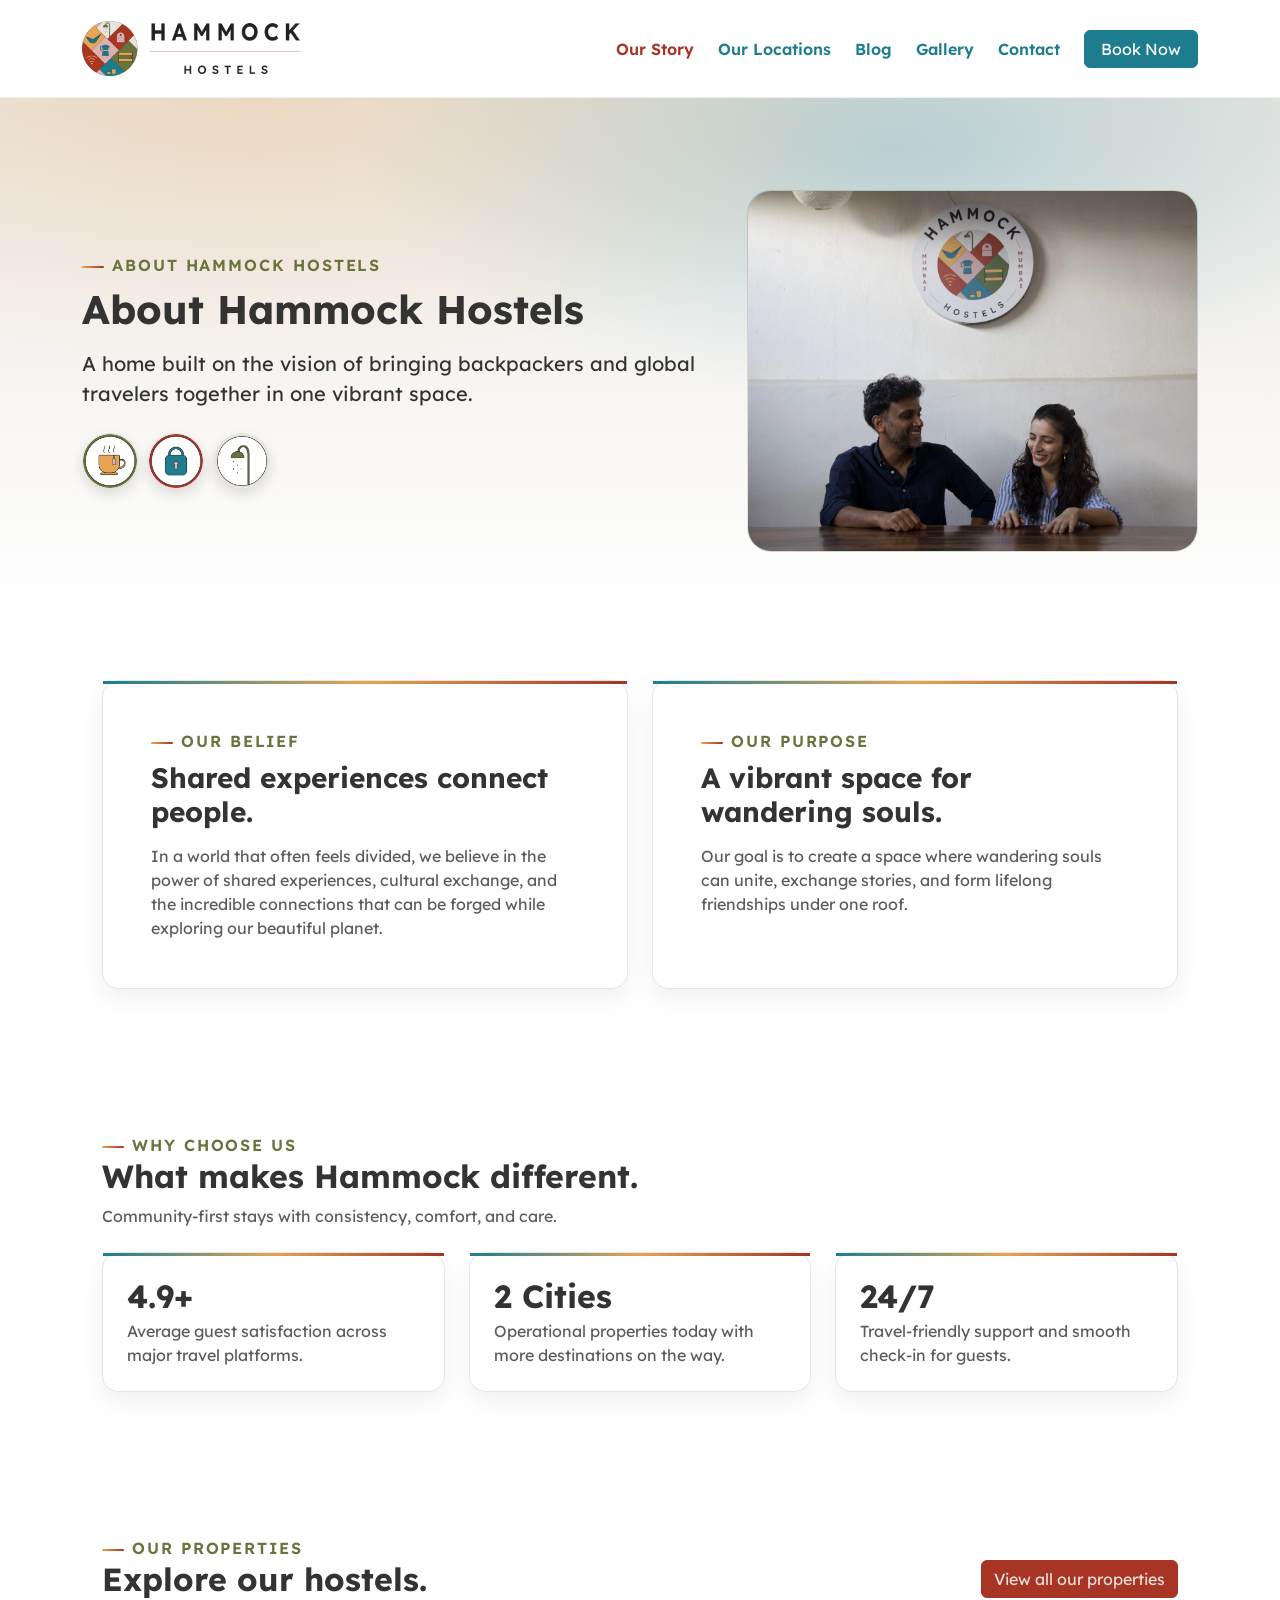
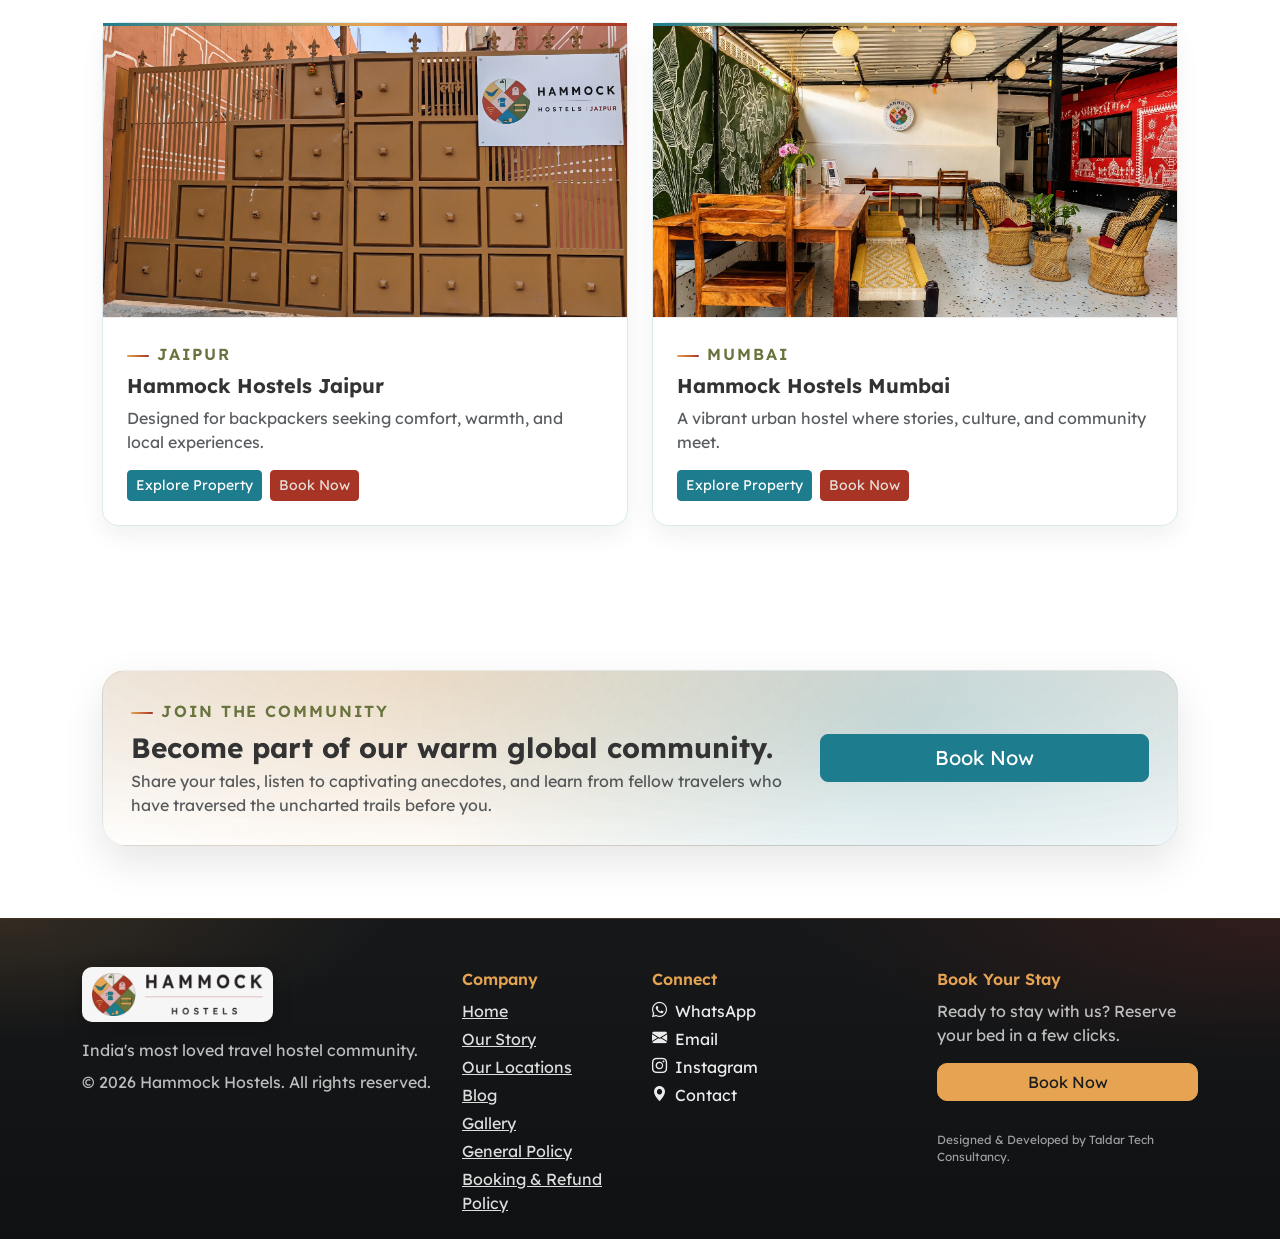
<file: about.html>
<!doctype html>
<html lang="en">
  <head>
    <meta charset="utf-8" />
    <meta name="viewport" content="width=device-width, initial-scale=1" />
    <title>About Hammock Hostels | Community-Driven Stays</title>
    <meta name="description" content="Learn about Hammock Hostels, our mission, values, and how we create community-driven backpacker stays across India." />

    <link rel="canonical" href="https://hammockhostels.com/about.html" />
    <meta name="robots" content="index, follow" />
    <meta name="author" content="Hammock Hostels" />
    <meta property="og:title" content="About Hammock Hostels | Community-Driven Stays" />
    <meta property="og:description" content="Learn about Hammock Hostels, our mission, values, and how we create community-driven backpacker stays across India." />
    <meta property="og:type" content="article" />
    <meta property="og:url" content="https://hammockhostels.com/about.html" />
    <meta property="og:image" content="https://hammockhostels.com/assets/logo/hammock-logo-without-letter.png" />
    <meta property="og:site_name" content="Hammock Hostels" />
    <meta name="twitter:card" content="summary_large_image" />
    <meta name="twitter:title" content="About Hammock Hostels | Community-Driven Stays" />
    <meta name="twitter:description" content="Learn about Hammock Hostels, our mission, values, and how we create community-driven backpacker stays across India." />
    <meta name="twitter:image" content="https://hammockhostels.com/assets/logo/hammock-logo-without-letter.png" />


    <link rel="icon" href="assets/logo/hammock-logo-without-letter.png" />
    <link href="https://cdn.jsdelivr.net/npm/bootstrap@5.3.3/dist/css/bootstrap.min.css" rel="stylesheet" />
    <link href="https://cdn.jsdelivr.net/npm/bootstrap-icons@1.11.3/font/bootstrap-icons.min.css" rel="stylesheet" />
    <link href="assets/css/style.css" rel="stylesheet" />
  </head>
  <body>
    <nav class="navbar navbar-expand-lg navbar-glass sticky-top">
      <div class="container">
        <a class="navbar-brand d-flex align-items-center gap-2" href="index.html">
          <img loading="lazy" decoding="async" class="brand-logo" src="assets/logo/hammock-logo.png" alt="Hammock Hostels" />
        </a>
        <button class="navbar-toggler" type="button" data-bs-toggle="collapse" data-bs-target="#nav">
          <span class="navbar-toggler-icon"></span>
        </button>
        <div id="nav" class="collapse navbar-collapse">
          <ul class="navbar-nav ms-auto align-items-lg-center gap-lg-2">
            <li class="nav-item"><a class="nav-link" data-nav href="about.html">Our Story</a></li>
            <li class="nav-item"><a class="nav-link" data-nav href="properties.html">Our Locations</a></li>
            <li class="nav-item"><a class="nav-link" data-nav href="blog.html">Blog</a></li>
            <li class="nav-item"><a class="nav-link" data-nav href="gallery.html">Gallery</a></li>
            <li class="nav-item"><a class="nav-link" data-nav href="contact.html">Contact</a></li>
            <li class="nav-item ms-lg-2">
              <a class="btn btn-primary px-3" data-book-now href="https://live.ipms247.com/booking/book-rooms-hammockhostels">Book Now</a>
            </li>
          </ul>
        </div>
      </div>
    </nav>

    <header class="hero">
      <div class="container">
        <div class="row align-items-center g-4">
          <div class="col-lg-7">
            <div class="section-kicker mb-2">About Hammock Hostels</div>
            <h1 class="display-6 fw-bold mb-3">About Hammock Hostels</h1>
            <p class="lead mb-0">
              A home built on the vision of bringing backpackers and global travelers together in one vibrant space.
            </p>
            <div class="logo-cluster mt-4" aria-hidden="true">
                <img loading="lazy" decoding="async" class="logo-chip" src="assets/icons/logo-pack/Asset_29-131c7d7a-509d-4165-92bc-ad2beef2f0e0.png" alt="" aria-hidden="true" />
                <img loading="lazy" decoding="async" class="logo-chip" src="assets/icons/logo-pack/Asset_31-cc5bdbb4-d6c3-4445-a558-3cbe6548e3f3.png" alt="" aria-hidden="true" />
                <img loading="lazy" decoding="async" class="logo-chip" src="assets/icons/logo-pack/Asset_30-63a9f357-3b24-4699-88d5-4d96b8bf641d.png" alt="" aria-hidden="true" />
            </div>
          </div>
          <div class="col-lg-5">
            <div class="hero-media">
              <picture>
                <source srcset="assets/images/our-story.webp" type="image/webp" />
                <img loading="eager" fetchpriority="high" decoding="async" src="assets/images/our-story.webp" alt="About Hammock Hostels" />
              </picture>
            </div>
          </div>
        </div>
      </div>
    </header>

    <main>
      <section class="section">
        <div class="container container-narrow">
          <div class="row g-4">
            <div class="col-lg-6">
              <div class="card card-soft h-100">
                <div class="card-body p-4 p-lg-5">
                  <div class="section-kicker mb-2">Our belief</div>
                  <h2 class="h3 fw-bold mb-3">Shared experiences connect people.</h2>
                  <p class="text-muted mb-0">
                    In a world that often feels divided, we believe in the power of shared experiences, cultural exchange,
                    and the incredible connections that can be forged while exploring our beautiful planet.
                  </p>
                </div>
              </div>
            </div>
            <div class="col-lg-6">
              <div class="card card-soft h-100">
                <div class="card-body p-4 p-lg-5">
                  <div class="section-kicker mb-2">Our purpose</div>
                  <h2 class="h3 fw-bold mb-3">A vibrant space for wandering souls.</h2>
                  <p class="text-muted mb-0">
                    Our goal is to create a space where wandering souls can unite, exchange stories, and form lifelong
                    friendships under one roof.
                  </p>
                </div>
              </div>
            </div>
          </div>
        </div>
      </section>

      <section class="section pt-0">
        <div class="container container-narrow">
          <div class="section-heading mb-4">
            <div class="section-kicker">Why choose us</div>
            <h2 class="h2 fw-bold mb-2">What makes Hammock different.</h2>
            <p class="text-muted mb-0">Community-first stays with consistency, comfort, and care.</p>
          </div>
          <div class="row g-4">
            <div class="col-md-4">
              <div class="card card-soft h-100">
                <div class="card-body p-4">
                  <div class="h2 fw-bold mb-1">4.9+</div>
                  <p class="text-muted mb-0">Average guest satisfaction across major travel platforms.</p>
                </div>
              </div>
            </div>
            <div class="col-md-4">
              <div class="card card-soft h-100">
                <div class="card-body p-4">
                  <div class="h2 fw-bold mb-1">2 Cities</div>
                  <p class="text-muted mb-0">Operational properties today with more destinations on the way.</p>
                </div>
              </div>
            </div>
            <div class="col-md-4">
              <div class="card card-soft h-100">
                <div class="card-body p-4">
                  <div class="h2 fw-bold mb-1">24/7</div>
                  <p class="text-muted mb-0">Travel-friendly support and smooth check-in for guests.</p>
                </div>
              </div>
            </div>
          </div>
        </div>
      </section>

      <section class="section pt-0">
        <div class="container container-narrow">
          <div class="d-flex align-items-end justify-content-between gap-3 mb-4">
            <div class="section-heading">
              <div class="section-kicker">Our Properties</div>
              <h2 class="h2 fw-bold mb-0">Explore our hostels.</h2>
            </div>
            <a class="btn btn-outline-primary d-none d-md-inline-flex" href="properties.html">View all our properties</a>
          </div>
          <div class="row g-4">
            <div class="col-md-6">
              <article class="card card-soft h-100">
                <div class="property-thumb">
                  <img loading="lazy" decoding="async" src="assets/images/jaipur.webp" alt="Hammock Jaipur" />
                </div>
                <div class="card-body p-4">
                  <div class="section-kicker mb-2">Jaipur</div>
                  <h3 class="h5 fw-bold mb-2">Hammock Hostels Jaipur</h3>
                  <p class="text-muted mb-3">Designed for backpackers seeking comfort, warmth, and local experiences.</p>
                  <div class="d-flex gap-2">
                    <a class="btn btn-primary btn-sm" href="jaipur.html">Explore Property</a>
                    <a class="btn btn-outline-primary btn-sm" data-book-now href="https://live.ipms247.com/booking/book-rooms-hammockhostels">Book Now</a>
                  </div>
                </div>
              </article>
            </div>
            <div class="col-md-6">
              <article class="card card-soft h-100">
                <div class="property-thumb">
                  <img loading="lazy" decoding="async" src="assets/images/mumbai.webp" alt="Hammock Mumbai" />
                </div>
                <div class="card-body p-4">
                  <div class="section-kicker mb-2">Mumbai</div>
                  <h3 class="h5 fw-bold mb-2">Hammock Hostels Mumbai</h3>
                  <p class="text-muted mb-3">A vibrant urban hostel where stories, culture, and community meet.</p>
                  <div class="d-flex gap-2">
                    <a class="btn btn-primary btn-sm" href="mumbai.html">Explore Property</a>
                    <a class="btn btn-outline-primary btn-sm" data-book-now href="https://live.ipms247.com/booking/book-rooms-hammockhostels">Book Now</a>
                  </div>
                </div>
              </article>
            </div>
          </div>
        </div>
      </section>

      <section class="section pt-0">
        <div class="container container-narrow">
          <div class="cta-band">
            <div class="row g-3 align-items-center">
              <div class="col-lg-8">
                <div class="section-kicker mb-2">Join the community</div>
                <h2 class="h3 fw-bold mb-1">Become part of our warm global community.</h2>
                <p class="text-muted mb-0">
                  Share your tales, listen to captivating anecdotes, and learn from fellow travelers who have traversed
                  the uncharted trails before you.
                </p>
              </div>
              <div class="col-lg-4 text-lg-end">
                <a class="btn btn-primary btn-lg w-100 w-lg-auto px-4" data-book-now href="https://live.ipms247.com/booking/book-rooms-hammockhostels">Book Now</a>
              </div>
            </div>
          </div>
        </div>
      </section>
    </main>
    <footer class="pt-5 pb-4">
      <div class="container">
        <div class="row g-4 align-items-start footer-grid">
          <div class="col-lg-4">
            <img loading="lazy" decoding="async" class="footer-logo" src="assets/logo/hammock-logo.png" alt="Hammock Hostels" />
            <p class="mt-3 mb-2 fineprint">India's most loved travel hostel community.</p>
            <p class="mb-0 fineprint">© <span data-current-year></span> Hammock Hostels. All rights reserved.</p>
          </div>

          <div class="col-6 col-md-4 col-lg-2">
            <div class="fw-semibold mb-2">Company</div>
            <div class="d-grid gap-1">
              <a href="index.html">Home</a>
              <a href="about.html">Our Story</a>
              <a href="properties.html">Our Locations</a>
              <a href="blog.html">Blog</a>
              <a href="gallery.html">Gallery</a>
              <a href="general-policy.html">General Policy</a>
              <a href="booking-refund-policy.html">Booking &amp; Refund Policy</a>
            </div>
          </div>

          <div class="col-6 col-md-4 col-lg-3">
            <div class="fw-semibold mb-2">Connect</div>
            <div class="d-grid gap-1 footer-social-links">
              <a href="https://wa.me/+919152216941" target="_blank" rel="noopener noreferrer"><i class="bi bi-whatsapp me-2" aria-hidden="true"></i>WhatsApp</a>
              <a href="mailto:hello@hammockhostels.com"><i class="bi bi-envelope-fill me-2" aria-hidden="true"></i>Email</a>
              <a href="https://www.instagram.com/hammock.hostels?igsh=cXl5Z3djZmlzbGJj" target="_blank" rel="noopener noreferrer"><i class="bi bi-instagram me-2" aria-hidden="true"></i>Instagram</a>
              <a href="contact.html"><i class="bi bi-geo-alt-fill me-2" aria-hidden="true"></i>Contact</a>
            </div>
          </div>

          <div class="col-md-4 col-lg-3">
            <div class="fw-semibold mb-2">Book Your Stay</div>
            <p class="fineprint mb-3">Ready to stay with us? Reserve your bed in a few clicks.</p>
            <a class="btn btn-primary w-100" data-book-now href="https://live.ipms247.com/booking/book-rooms-hammockhostels">Book Now</a>
            <a class="fineprint d-inline-block text-decoration-none" href="https://taldartechconsultancy.com" target="_blank" rel="noopener noreferrer">Designed &amp; Developed by Taldar Tech Consultancy.</a>
          </div>
        </div>
      </div>
    </footer>

    <script src="https://cdn.jsdelivr.net/npm/bootstrap@5.3.3/dist/js/bootstrap.bundle.min.js"></script>
    <script src="assets/js/main.js"></script>
  </body>
</html>
</file>
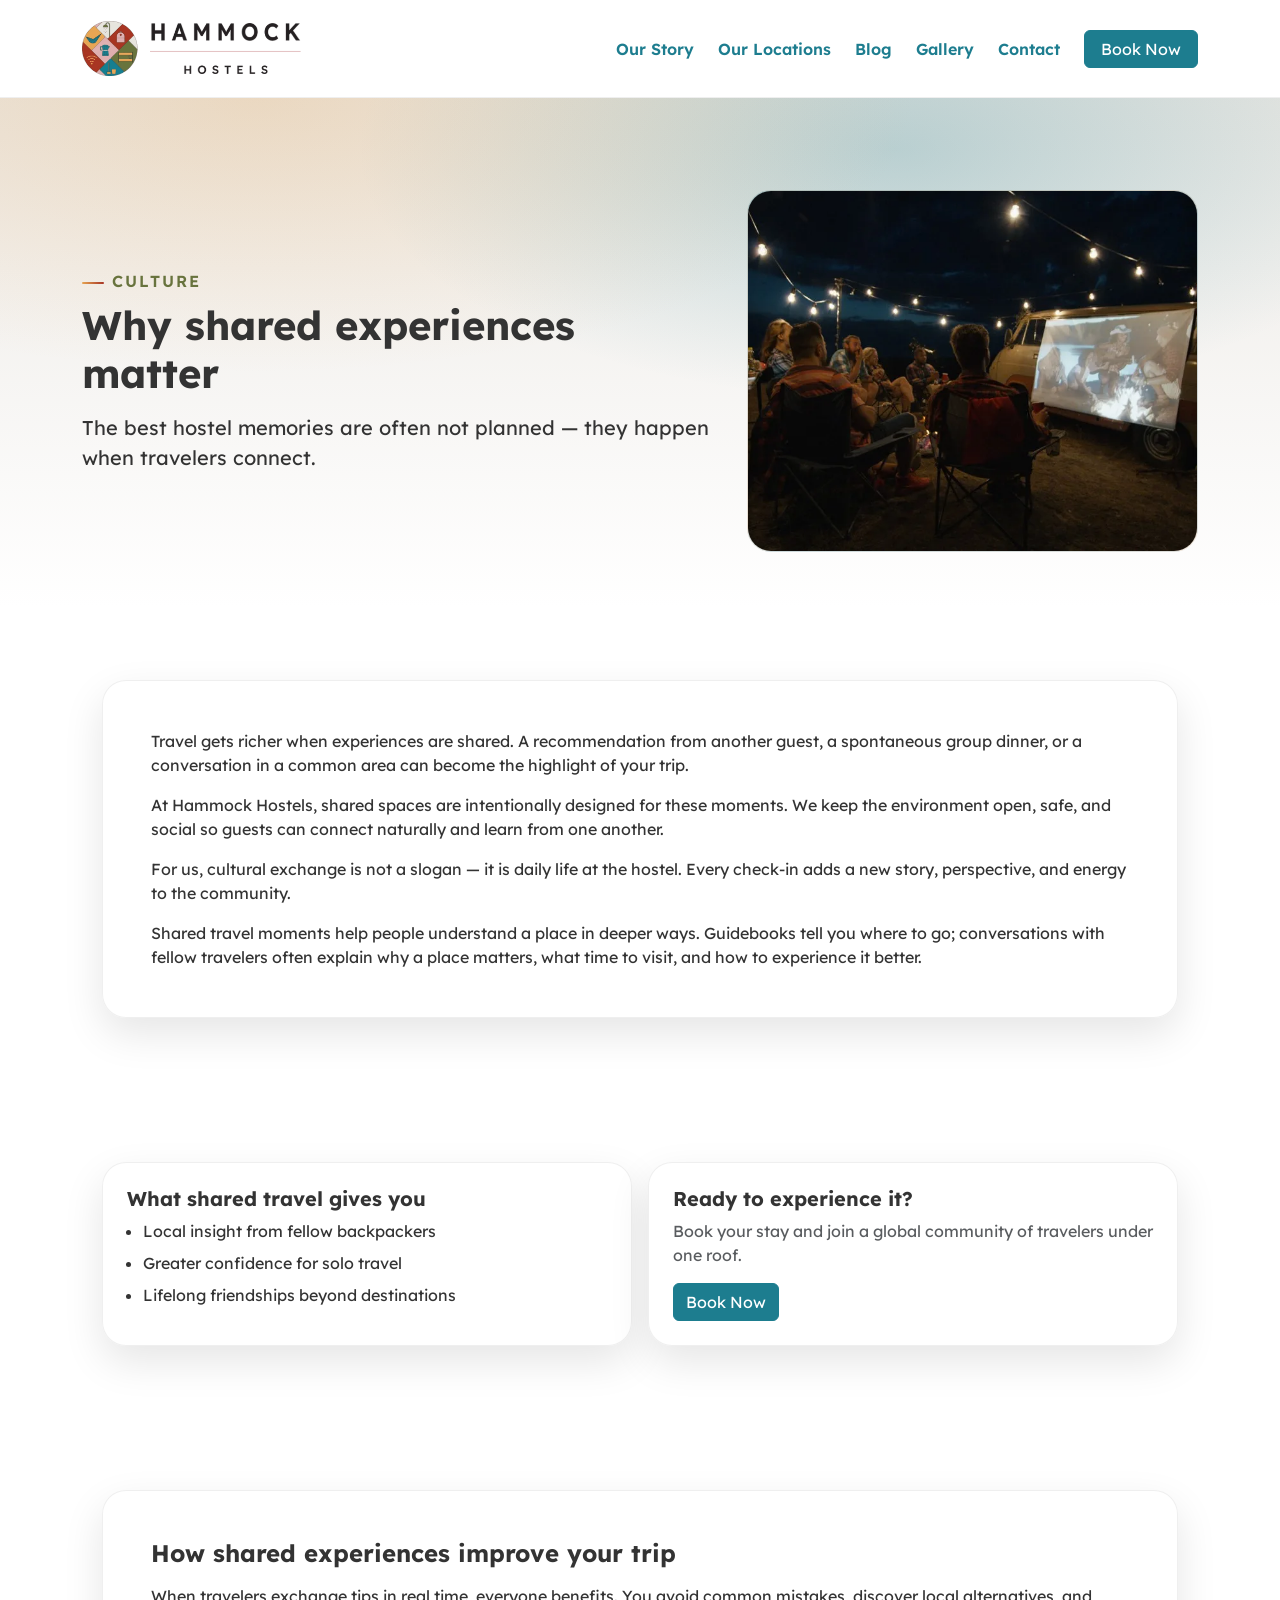
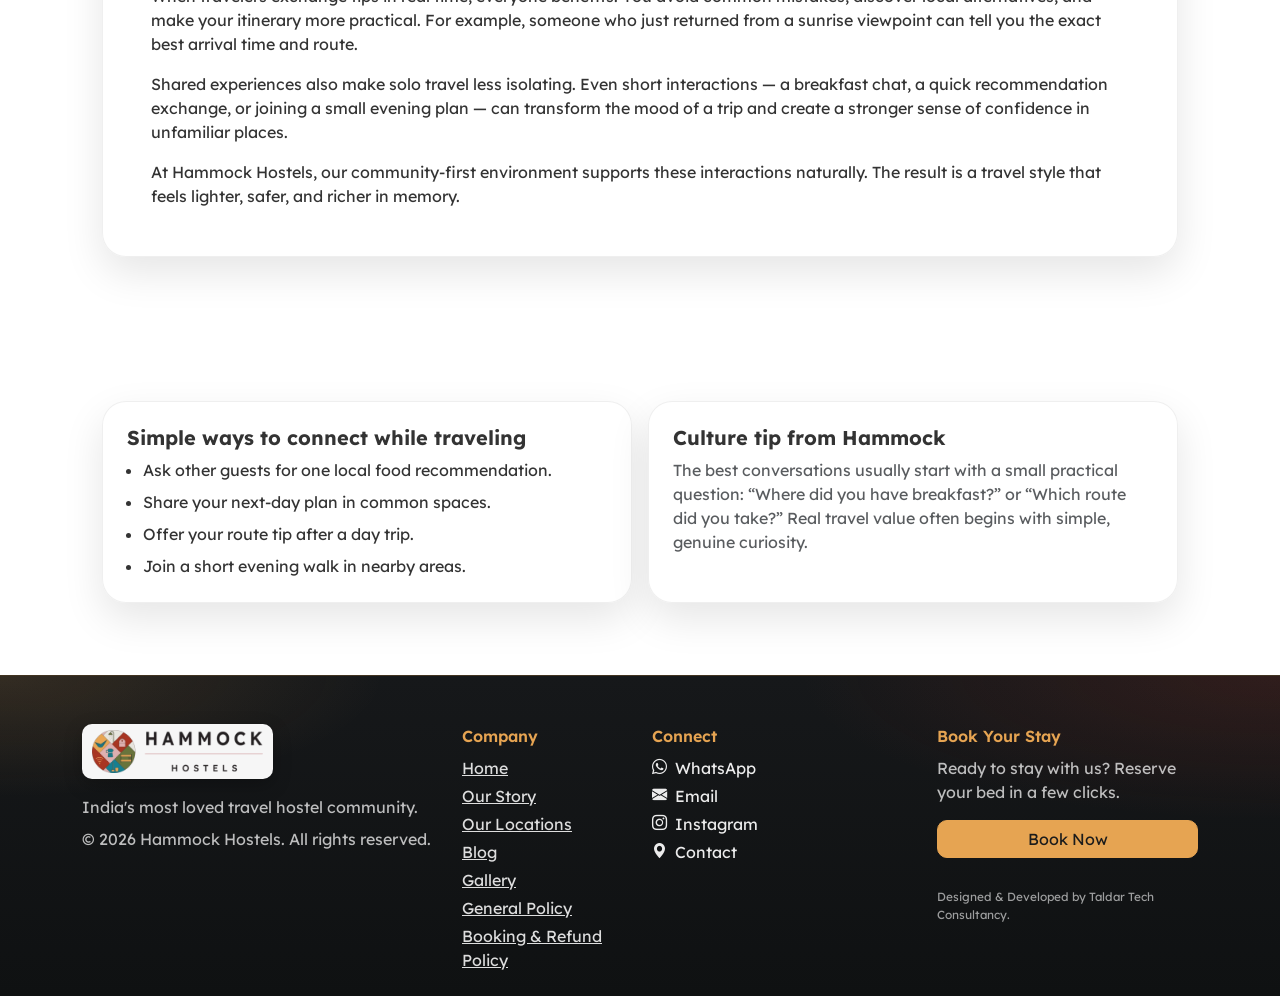
<file: blog-shared-experiences.html>
<!doctype html>
<html lang="en">
  <head>
    <meta charset="utf-8" />
    <meta name="viewport" content="width=device-width, initial-scale=1" />
    <title>Why Shared Experiences Matter | Hammock Hostels Blog</title>
    <meta name="description" content="Learn why shared hostel experiences create deeper travel memories, cultural exchange, and meaningful connections at Hammock Hostels." />
    <link rel="canonical" href="https://hammockhostels.com/blog-shared-experiences.html" />
    <meta name="robots" content="index, follow" />
    <meta property="og:title" content="Why Shared Experiences Matter | Hammock Hostels Blog" />
    <meta property="og:description" content="Learn why shared hostel experiences create deeper travel memories, cultural exchange, and meaningful connections at Hammock Hostels." />
    <meta property="og:type" content="article" />
    <meta property="og:url" content="https://hammockhostels.com/blog-shared-experiences.html" />
    <meta property="og:image" content="https://hammockhostels.com/assets/images/hammock-04.webp" />
    <meta name="twitter:card" content="summary_large_image" />
    <meta name="twitter:title" content="Why Shared Experiences Matter | Hammock Hostels Blog" />
    <meta name="twitter:description" content="Learn why shared hostel experiences create deeper travel memories, cultural exchange, and meaningful connections at Hammock Hostels." />
    <meta name="twitter:image" content="https://hammockhostels.com/assets/images/hammock-04.webp" />
    <link rel="icon" href="assets/logo/hammock-logo-without-letter.png" />
    <link href="https://cdn.jsdelivr.net/npm/bootstrap@5.3.3/dist/css/bootstrap.min.css" rel="stylesheet" />
    <link href="https://cdn.jsdelivr.net/npm/bootstrap-icons@1.11.3/font/bootstrap-icons.min.css" rel="stylesheet" />
    <link href="assets/css/style.css" rel="stylesheet" />
  </head>
  <body>
    <nav class="navbar navbar-expand-lg navbar-glass sticky-top">
      <div class="container">
        <a class="navbar-brand d-flex align-items-center gap-2" href="index.html"><img loading="lazy" decoding="async" class="brand-logo" src="assets/logo/hammock-logo.png" alt="Hammock Hostels" /></a>
        <button class="navbar-toggler" type="button" data-bs-toggle="collapse" data-bs-target="#nav"><span class="navbar-toggler-icon"></span></button>
        <div id="nav" class="collapse navbar-collapse">
          <ul class="navbar-nav ms-auto align-items-lg-center gap-lg-2">
            <li class="nav-item"><a class="nav-link" data-nav href="about.html">Our Story</a></li>
            <li class="nav-item"><a class="nav-link" data-nav href="properties.html">Our Locations</a></li>
            <li class="nav-item"><a class="nav-link" data-nav href="blog.html">Blog</a></li>
            <li class="nav-item"><a class="nav-link" data-nav href="gallery.html">Gallery</a></li>
            <li class="nav-item"><a class="nav-link" data-nav href="contact.html">Contact</a></li>
            <li class="nav-item ms-lg-2"><a class="btn btn-primary px-3" data-book-now href="https://live.ipms247.com/booking/book-rooms-hammockhostels">Book Now</a></li>
          </ul>
        </div>
      </div>
    </nav>

    <header class="hero">
      <div class="container">
        <div class="row g-4 align-items-center">
          <div class="col-lg-7">
            <div class="section-kicker mb-2">Culture</div>
            <h1 class="display-6 fw-bold mb-3">Why shared experiences matter</h1>
            <p class="lead mb-0">The best hostel memories are often not planned — they happen when travelers connect.</p>
          </div>
          <div class="col-lg-5">
            <div class="hero-media"><img loading="eager" fetchpriority="high" decoding="async" src="assets/images/hammock-04.webp" alt="Why shared experiences matter" /></div>
          </div>
        </div>
      </div>
    </header>

    <main>
      <section class="section">
        <div class="container container-narrow">
          <article class="hero-card p-4 p-lg-5">
            <p class="mb-3">Travel gets richer when experiences are shared. A recommendation from another guest, a spontaneous group dinner, or a conversation in a common area can become the highlight of your trip.</p>
            <p class="mb-3">At Hammock Hostels, shared spaces are intentionally designed for these moments. We keep the environment open, safe, and social so guests can connect naturally and learn from one another.</p>
            <p class="mb-3">For us, cultural exchange is not a slogan — it is daily life at the hostel. Every check-in adds a new story, perspective, and energy to the community.</p>
            <p class="mb-0">Shared travel moments help people understand a place in deeper ways. Guidebooks tell you where to go; conversations with fellow travelers often explain why a place matters, what time to visit, and how to experience it better.</p>
          </article>
        </div>
      </section>

      <section class="section pt-0">
        <div class="container container-narrow">
          <div class="row g-3">
            <div class="col-md-6"><div class="hero-card p-4 h-100"><h2 class="h5 fw-bold mb-2">What shared travel gives you</h2><ul class="mb-0 ps-3 d-grid gap-2"><li>Local insight from fellow backpackers</li><li>Greater confidence for solo travel</li><li>Lifelong friendships beyond destinations</li></ul></div></div>
            <div class="col-md-6"><div class="hero-card p-4 h-100"><h2 class="h5 fw-bold mb-2">Ready to experience it?</h2><p class="text-muted mb-3">Book your stay and join a global community of travelers under one roof.</p><a class="btn btn-primary" data-book-now href="https://live.ipms247.com/booking/book-rooms-hammockhostels">Book Now</a></div></div>
          </div>
        </div>
      </section>

      <section class="section pt-0">
        <div class="container container-narrow">
          <div class="hero-card p-4 p-lg-5">
            <h2 class="h4 fw-bold mb-3">How shared experiences improve your trip</h2>
            <p class="mb-3">When travelers exchange tips in real time, everyone benefits. You avoid common mistakes, discover local alternatives, and make your itinerary more practical. For example, someone who just returned from a sunrise viewpoint can tell you the exact best arrival time and route.</p>
            <p class="mb-3">Shared experiences also make solo travel less isolating. Even short interactions — a breakfast chat, a quick recommendation exchange, or joining a small evening plan — can transform the mood of a trip and create a stronger sense of confidence in unfamiliar places.</p>
            <p class="mb-0">At Hammock Hostels, our community-first environment supports these interactions naturally. The result is a travel style that feels lighter, safer, and richer in memory.</p>
          </div>
        </div>
      </section>

      <section class="section pt-0">
        <div class="container container-narrow">
          <div class="row g-3">
            <div class="col-md-6">
              <div class="hero-card p-4 h-100">
                <h3 class="h5 fw-bold mb-2">Simple ways to connect while traveling</h3>
                <ul class="mb-0 ps-3 d-grid gap-2">
                  <li>Ask other guests for one local food recommendation.</li>
                  <li>Share your next-day plan in common spaces.</li>
                  <li>Offer your route tip after a day trip.</li>
                  <li>Join a short evening walk in nearby areas.</li>
                </ul>
              </div>
            </div>
            <div class="col-md-6">
              <div class="hero-card p-4 h-100">
                <h3 class="h5 fw-bold mb-2">Culture tip from Hammock</h3>
                <p class="mb-0 text-muted">The best conversations usually start with a small practical question: “Where did you have breakfast?” or “Which route did you take?” Real travel value often begins with simple, genuine curiosity.</p>
              </div>
            </div>
          </div>
        </div>
      </section>
    </main>

    <footer class="pt-5 pb-4">
      <div class="container">
        <div class="row g-4 align-items-start footer-grid">
          <div class="col-lg-4"><img loading="lazy" decoding="async" class="footer-logo" src="assets/logo/hammock-logo.png" alt="Hammock Hostels" /><p class="mt-3 mb-2 fineprint">India's most loved travel hostel community.</p><p class="mb-0 fineprint">© <span data-current-year></span> Hammock Hostels. All rights reserved.</p></div>
          <div class="col-6 col-md-4 col-lg-2"><div class="fw-semibold mb-2">Company</div><div class="d-grid gap-1"><a href="index.html">Home</a><a href="about.html">Our Story</a><a href="properties.html">Our Locations</a><a href="blog.html">Blog</a><a href="gallery.html">Gallery</a><a href="general-policy.html">General Policy</a><a href="booking-refund-policy.html">Booking &amp; Refund Policy</a></div></div>
          <div class="col-6 col-md-4 col-lg-3"><div class="fw-semibold mb-2">Connect</div><div class="d-grid gap-1 footer-social-links"><a href="https://wa.me/+919152216941" target="_blank" rel="noopener noreferrer"><i class="bi bi-whatsapp me-2" aria-hidden="true"></i>WhatsApp</a><a href="mailto:hello@hammockhostels.com"><i class="bi bi-envelope-fill me-2" aria-hidden="true"></i>Email</a><a href="https://www.instagram.com/hammock.hostels?igsh=cXl5Z3djZmlzbGJj" target="_blank" rel="noopener noreferrer"><i class="bi bi-instagram me-2" aria-hidden="true"></i>Instagram</a><a href="contact.html"><i class="bi bi-geo-alt-fill me-2" aria-hidden="true"></i>Contact</a></div></div>
          <div class="col-md-4 col-lg-3"><div class="fw-semibold mb-2">Book Your Stay</div><p class="fineprint mb-3">Ready to stay with us? Reserve your bed in a few clicks.</p><a class="btn btn-primary w-100" data-book-now href="https://live.ipms247.com/booking/book-rooms-hammockhostels">Book Now</a>
            <a class="fineprint d-inline-block text-decoration-none" href="https://taldartechconsultancy.com" target="_blank" rel="noopener noreferrer">Designed &amp; Developed by Taldar Tech Consultancy.</a></div>
        </div>
      </div>
    </footer>
    <script src="https://cdn.jsdelivr.net/npm/bootstrap@5.3.3/dist/js/bootstrap.bundle.min.js"></script>
    <script src="assets/js/main.js"></script>
  </body>
</html>
</file>
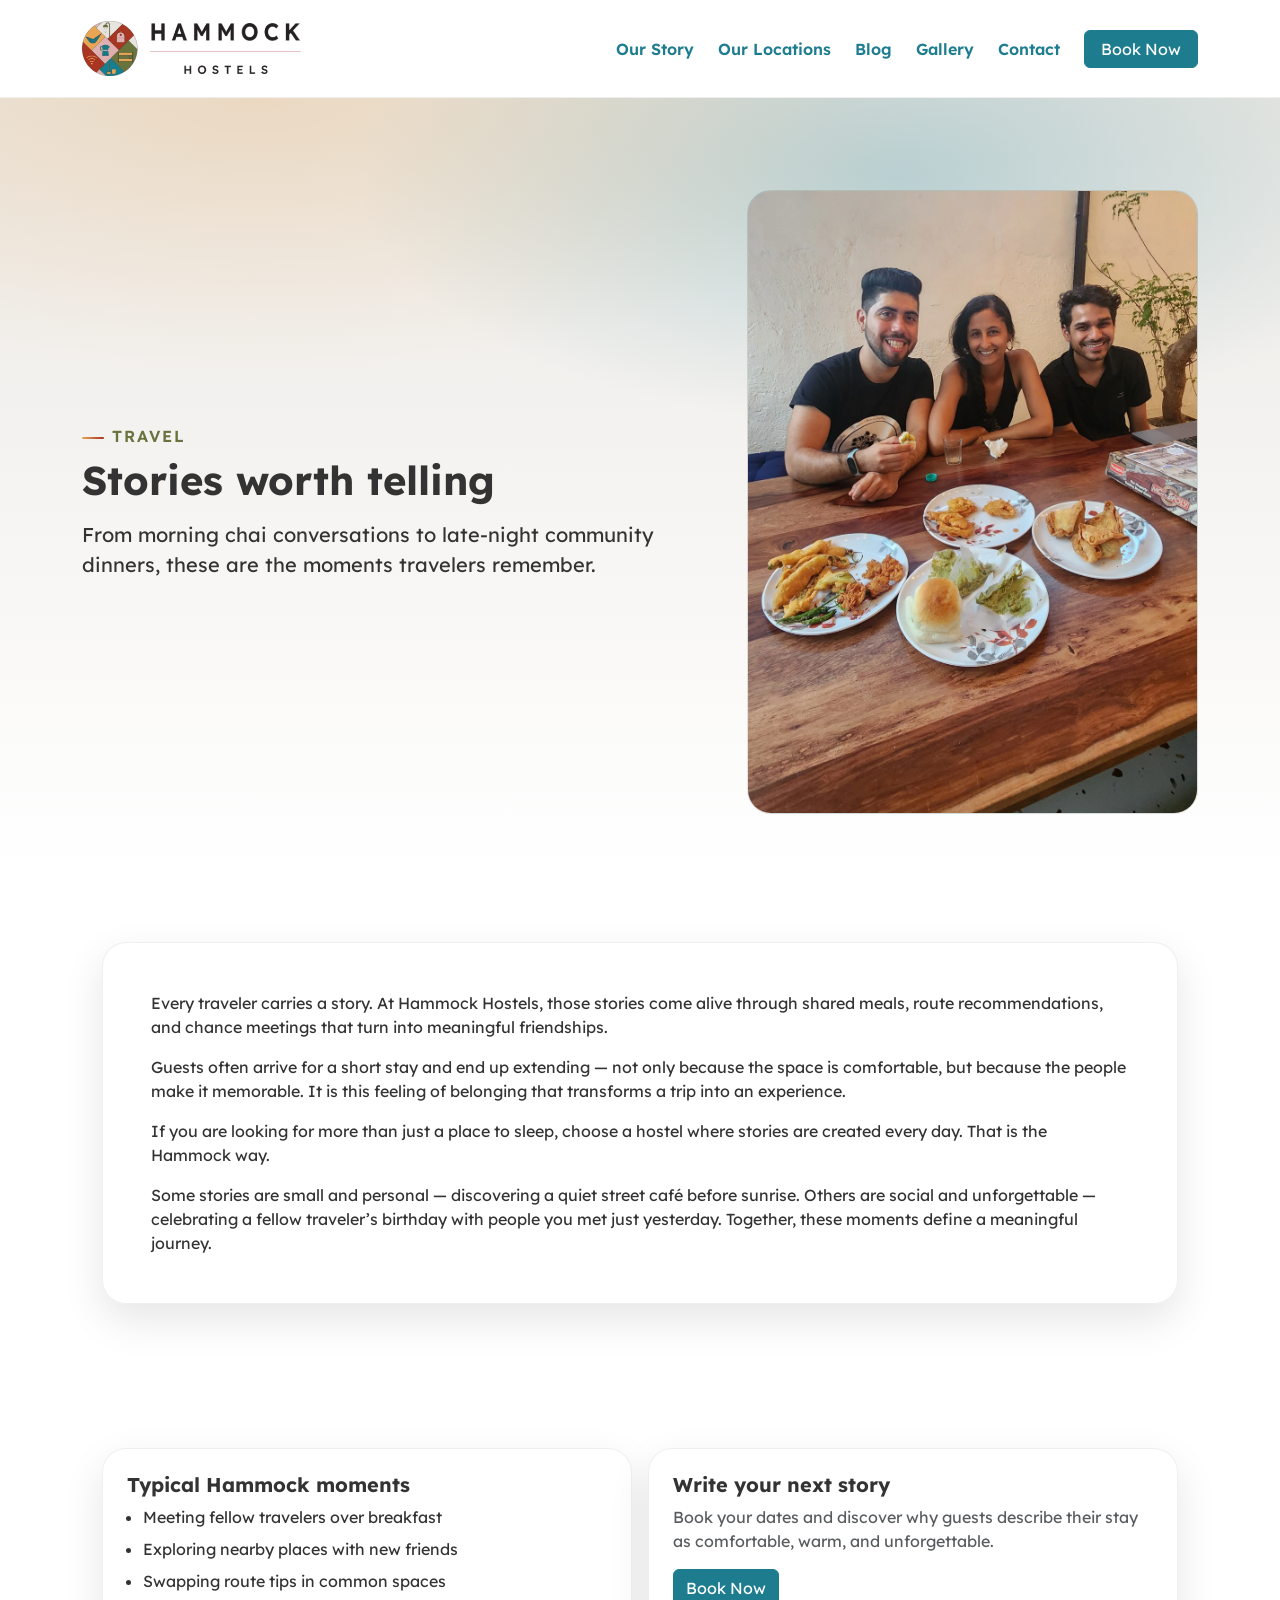
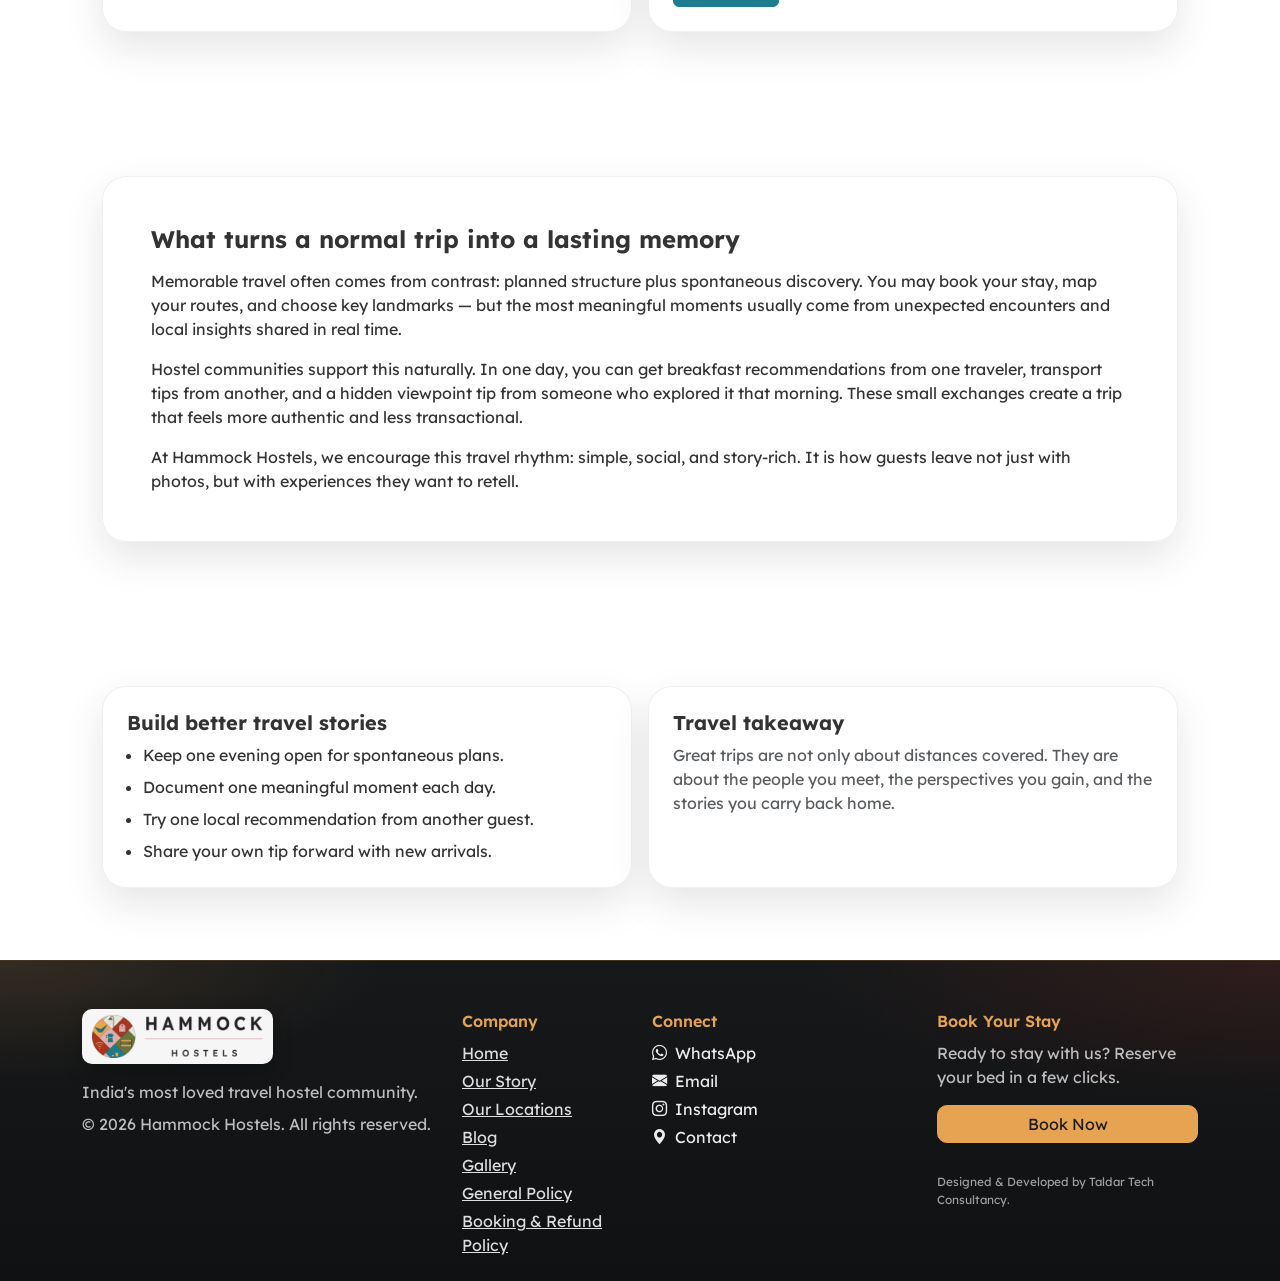
<file: blog-stories-worth-telling.html>
<!doctype html>
<html lang="en">
  <head>
    <meta charset="utf-8" />
    <meta name="viewport" content="width=device-width, initial-scale=1" />
    <title>Stories Worth Telling | Hammock Hostels Blog</title>
    <meta name="description" content="Real backpacker moments, local discoveries, and unforgettable hostel memories from guests staying at Hammock Hostels." />
    <link rel="canonical" href="https://hammockhostels.com/blog-stories-worth-telling.html" />
    <meta name="robots" content="index, follow" />
    <meta property="og:title" content="Stories Worth Telling | Hammock Hostels Blog" />
    <meta property="og:description" content="Real backpacker moments, local discoveries, and unforgettable hostel memories from guests staying at Hammock Hostels." />
    <meta property="og:type" content="article" />
    <meta property="og:url" content="https://hammockhostels.com/blog-stories-worth-telling.html" />
    <meta property="og:image" content="https://hammockhostels.com/assets/images/hammock-05.webp" />
    <meta name="twitter:card" content="summary_large_image" />
    <meta name="twitter:title" content="Stories Worth Telling | Hammock Hostels Blog" />
    <meta name="twitter:description" content="Real backpacker moments, local discoveries, and unforgettable hostel memories from guests staying at Hammock Hostels." />
    <meta name="twitter:image" content="https://hammockhostels.com/assets/images/hammock-05.webp" />
    <link rel="icon" href="assets/logo/hammock-logo-without-letter.png" />
    <link href="https://cdn.jsdelivr.net/npm/bootstrap@5.3.3/dist/css/bootstrap.min.css" rel="stylesheet" />
    <link href="https://cdn.jsdelivr.net/npm/bootstrap-icons@1.11.3/font/bootstrap-icons.min.css" rel="stylesheet" />
    <link href="assets/css/style.css" rel="stylesheet" />
  </head>
  <body>
    <nav class="navbar navbar-expand-lg navbar-glass sticky-top">
      <div class="container">
        <a class="navbar-brand d-flex align-items-center gap-2" href="index.html"><img loading="lazy" decoding="async" class="brand-logo" src="assets/logo/hammock-logo.png" alt="Hammock Hostels" /></a>
        <button class="navbar-toggler" type="button" data-bs-toggle="collapse" data-bs-target="#nav"><span class="navbar-toggler-icon"></span></button>
        <div id="nav" class="collapse navbar-collapse">
          <ul class="navbar-nav ms-auto align-items-lg-center gap-lg-2">
            <li class="nav-item"><a class="nav-link" data-nav href="about.html">Our Story</a></li>
            <li class="nav-item"><a class="nav-link" data-nav href="properties.html">Our Locations</a></li>
            <li class="nav-item"><a class="nav-link" data-nav href="blog.html">Blog</a></li>
            <li class="nav-item"><a class="nav-link" data-nav href="gallery.html">Gallery</a></li>
            <li class="nav-item"><a class="nav-link" data-nav href="contact.html">Contact</a></li>
            <li class="nav-item ms-lg-2"><a class="btn btn-primary px-3" data-book-now href="https://live.ipms247.com/booking/book-rooms-hammockhostels">Book Now</a></li>
          </ul>
        </div>
      </div>
    </nav>

    <header class="hero">
      <div class="container">
        <div class="row g-4 align-items-center">
          <div class="col-lg-7">
            <div class="section-kicker mb-2">Travel</div>
            <h1 class="display-6 fw-bold mb-3">Stories worth telling</h1>
            <p class="lead mb-0">From morning chai conversations to late-night community dinners, these are the moments travelers remember.</p>
          </div>
          <div class="col-lg-5">
            <div class="hero-media"><img loading="eager" fetchpriority="high" decoding="async" src="assets/images/hammock-05.webp" alt="Stories worth telling" /></div>
          </div>
        </div>
      </div>
    </header>

    <main>
      <section class="section">
        <div class="container container-narrow">
          <article class="hero-card p-4 p-lg-5">
            <p class="mb-3">Every traveler carries a story. At Hammock Hostels, those stories come alive through shared meals, route recommendations, and chance meetings that turn into meaningful friendships.</p>
            <p class="mb-3">Guests often arrive for a short stay and end up extending — not only because the space is comfortable, but because the people make it memorable. It is this feeling of belonging that transforms a trip into an experience.</p>
            <p class="mb-3">If you are looking for more than just a place to sleep, choose a hostel where stories are created every day. That is the Hammock way.</p>
            <p class="mb-0">Some stories are small and personal — discovering a quiet street café before sunrise. Others are social and unforgettable — celebrating a fellow traveler’s birthday with people you met just yesterday. Together, these moments define a meaningful journey.</p>
          </article>
        </div>
      </section>

      <section class="section pt-0">
        <div class="container container-narrow">
          <div class="row g-3">
            <div class="col-md-6"><div class="hero-card p-4 h-100"><h2 class="h5 fw-bold mb-2">Typical Hammock moments</h2><ul class="mb-0 ps-3 d-grid gap-2"><li>Meeting fellow travelers over breakfast</li><li>Exploring nearby places with new friends</li><li>Swapping route tips in common spaces</li></ul></div></div>
            <div class="col-md-6"><div class="hero-card p-4 h-100"><h2 class="h5 fw-bold mb-2">Write your next story</h2><p class="text-muted mb-3">Book your dates and discover why guests describe their stay as comfortable, warm, and unforgettable.</p><a class="btn btn-primary" data-book-now href="https://live.ipms247.com/booking/book-rooms-hammockhostels">Book Now</a></div></div>
          </div>
        </div>
      </section>

      <section class="section pt-0">
        <div class="container container-narrow">
          <div class="hero-card p-4 p-lg-5">
            <h2 class="h4 fw-bold mb-3">What turns a normal trip into a lasting memory</h2>
            <p class="mb-3">Memorable travel often comes from contrast: planned structure plus spontaneous discovery. You may book your stay, map your routes, and choose key landmarks — but the most meaningful moments usually come from unexpected encounters and local insights shared in real time.</p>
            <p class="mb-3">Hostel communities support this naturally. In one day, you can get breakfast recommendations from one traveler, transport tips from another, and a hidden viewpoint tip from someone who explored it that morning. These small exchanges create a trip that feels more authentic and less transactional.</p>
            <p class="mb-0">At Hammock Hostels, we encourage this travel rhythm: simple, social, and story-rich. It is how guests leave not just with photos, but with experiences they want to retell.</p>
          </div>
        </div>
      </section>

      <section class="section pt-0">
        <div class="container container-narrow">
          <div class="row g-3">
            <div class="col-md-6">
              <div class="hero-card p-4 h-100">
                <h3 class="h5 fw-bold mb-2">Build better travel stories</h3>
                <ul class="mb-0 ps-3 d-grid gap-2">
                  <li>Keep one evening open for spontaneous plans.</li>
                  <li>Document one meaningful moment each day.</li>
                  <li>Try one local recommendation from another guest.</li>
                  <li>Share your own tip forward with new arrivals.</li>
                </ul>
              </div>
            </div>
            <div class="col-md-6">
              <div class="hero-card p-4 h-100">
                <h3 class="h5 fw-bold mb-2">Travel takeaway</h3>
                <p class="mb-0 text-muted">Great trips are not only about distances covered. They are about the people you meet, the perspectives you gain, and the stories you carry back home.</p>
              </div>
            </div>
          </div>
        </div>
      </section>
    </main>

    <footer class="pt-5 pb-4">
      <div class="container">
        <div class="row g-4 align-items-start footer-grid">
          <div class="col-lg-4"><img loading="lazy" decoding="async" class="footer-logo" src="assets/logo/hammock-logo.png" alt="Hammock Hostels" /><p class="mt-3 mb-2 fineprint">India's most loved travel hostel community.</p><p class="mb-0 fineprint">© <span data-current-year></span> Hammock Hostels. All rights reserved.</p></div>
          <div class="col-6 col-md-4 col-lg-2"><div class="fw-semibold mb-2">Company</div><div class="d-grid gap-1"><a href="index.html">Home</a><a href="about.html">Our Story</a><a href="properties.html">Our Locations</a><a href="blog.html">Blog</a><a href="gallery.html">Gallery</a><a href="general-policy.html">General Policy</a><a href="booking-refund-policy.html">Booking &amp; Refund Policy</a></div></div>
          <div class="col-6 col-md-4 col-lg-3"><div class="fw-semibold mb-2">Connect</div><div class="d-grid gap-1 footer-social-links"><a href="https://wa.me/+919152216941" target="_blank" rel="noopener noreferrer"><i class="bi bi-whatsapp me-2" aria-hidden="true"></i>WhatsApp</a><a href="mailto:hello@hammockhostels.com"><i class="bi bi-envelope-fill me-2" aria-hidden="true"></i>Email</a><a href="https://www.instagram.com/hammock.hostels?igsh=cXl5Z3djZmlzbGJj" target="_blank" rel="noopener noreferrer"><i class="bi bi-instagram me-2" aria-hidden="true"></i>Instagram</a><a href="contact.html"><i class="bi bi-geo-alt-fill me-2" aria-hidden="true"></i>Contact</a></div></div>
          <div class="col-md-4 col-lg-3"><div class="fw-semibold mb-2">Book Your Stay</div><p class="fineprint mb-3">Ready to stay with us? Reserve your bed in a few clicks.</p><a class="btn btn-primary w-100" data-book-now href="https://live.ipms247.com/booking/book-rooms-hammockhostels">Book Now</a>
            <a class="fineprint d-inline-block text-decoration-none" href="https://taldartechconsultancy.com" target="_blank" rel="noopener noreferrer">Designed &amp; Developed by Taldar Tech Consultancy.</a></div>
        </div>
      </div>
    </footer>
    <script src="https://cdn.jsdelivr.net/npm/bootstrap@5.3.3/dist/js/bootstrap.bundle.min.js"></script>
    <script src="assets/js/main.js"></script>
  </body>
</html>
</file>
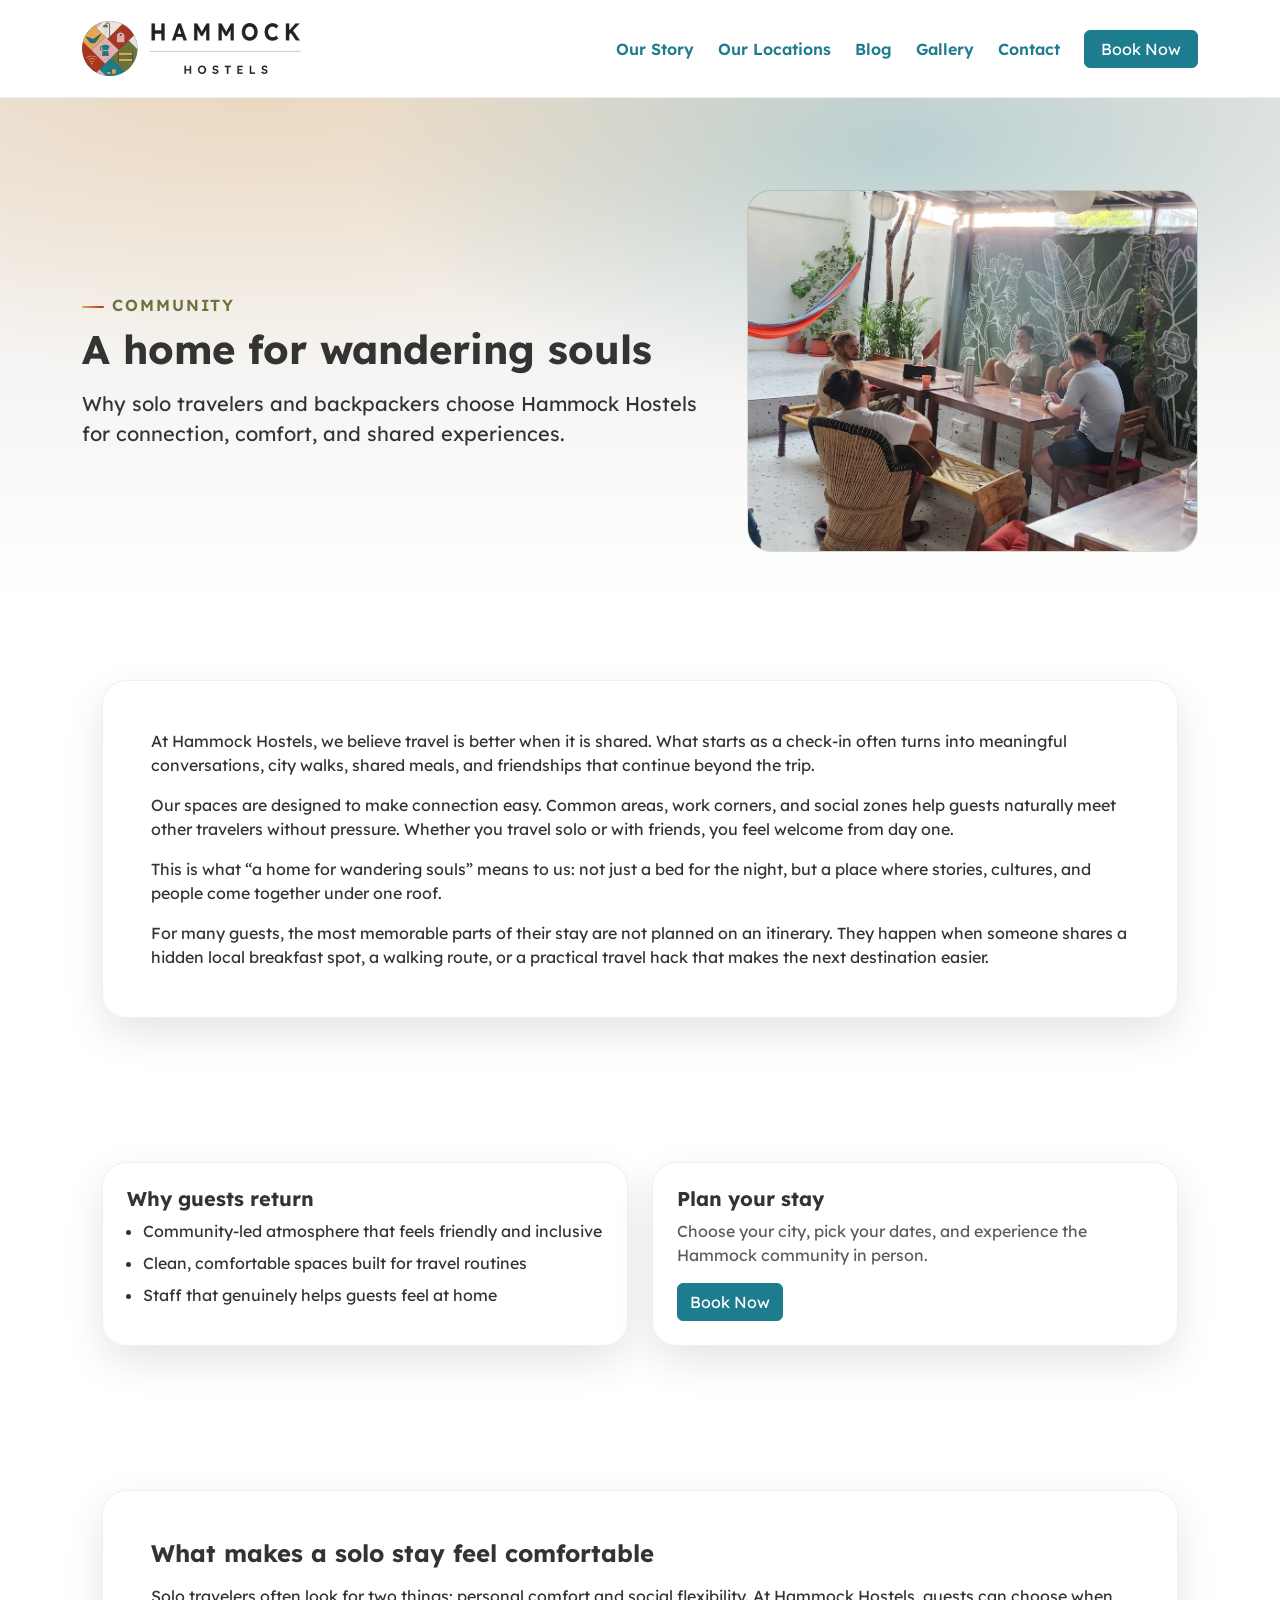
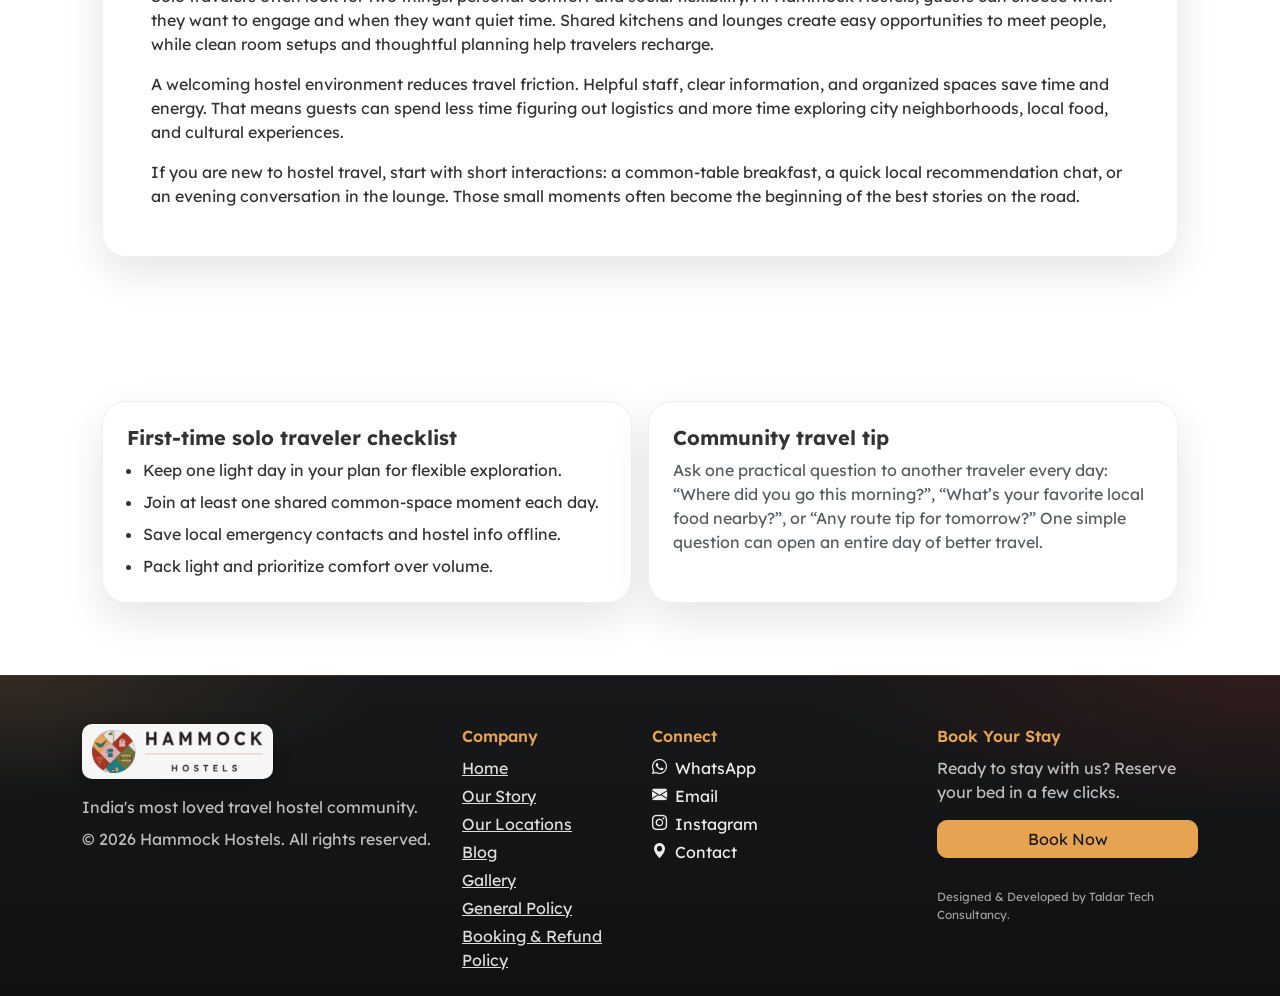
<file: blog-wandering-souls.html>
<!doctype html>
<html lang="en">
  <head>
    <meta charset="utf-8" />
    <meta name="viewport" content="width=device-width, initial-scale=1" />
    <title>A Home for Wandering Souls | Hammock Hostels Blog</title>
    <meta name="description" content="Discover how Hammock Hostels creates a welcoming home for solo travelers, backpackers, and global nomads through community-first hostel experiences." />
    <link rel="canonical" href="https://hammockhostels.com/blog-wandering-souls.html" />
    <meta name="robots" content="index, follow" />
    <meta name="author" content="Hammock Hostels" />
    <meta property="og:title" content="A Home for Wandering Souls | Hammock Hostels Blog" />
    <meta property="og:description" content="Discover how Hammock Hostels creates a welcoming home for solo travelers, backpackers, and global nomads through community-first hostel experiences." />
    <meta property="og:type" content="article" />
    <meta property="og:url" content="https://hammockhostels.com/blog-wandering-souls.html" />
    <meta property="og:image" content="https://hammockhostels.com/assets/images/hammock-03.webp" />
    <meta name="twitter:card" content="summary_large_image" />
    <meta name="twitter:title" content="A Home for Wandering Souls | Hammock Hostels Blog" />
    <meta name="twitter:description" content="Discover how Hammock Hostels creates a welcoming home for solo travelers, backpackers, and global nomads through community-first hostel experiences." />
    <meta name="twitter:image" content="https://hammockhostels.com/assets/images/hammock-03.webp" />

    <link rel="icon" href="assets/logo/hammock-logo-without-letter.png" />
    <link href="https://cdn.jsdelivr.net/npm/bootstrap@5.3.3/dist/css/bootstrap.min.css" rel="stylesheet" />
    <link href="https://cdn.jsdelivr.net/npm/bootstrap-icons@1.11.3/font/bootstrap-icons.min.css" rel="stylesheet" />
    <link href="assets/css/style.css" rel="stylesheet" />
  </head>
  <body>
    <nav class="navbar navbar-expand-lg navbar-glass sticky-top">
      <div class="container">
        <a class="navbar-brand d-flex align-items-center gap-2" href="index.html">
          <img loading="lazy" decoding="async" class="brand-logo" src="assets/logo/hammock-logo.png" alt="Hammock Hostels" />
        </a>
        <button class="navbar-toggler" type="button" data-bs-toggle="collapse" data-bs-target="#nav">
          <span class="navbar-toggler-icon"></span>
        </button>
        <div id="nav" class="collapse navbar-collapse">
          <ul class="navbar-nav ms-auto align-items-lg-center gap-lg-2">
            <li class="nav-item"><a class="nav-link" data-nav href="about.html">Our Story</a></li>
            <li class="nav-item"><a class="nav-link" data-nav href="properties.html">Our Locations</a></li>
            <li class="nav-item"><a class="nav-link" data-nav href="blog.html">Blog</a></li>
            <li class="nav-item"><a class="nav-link" data-nav href="gallery.html">Gallery</a></li>
            <li class="nav-item"><a class="nav-link" data-nav href="contact.html">Contact</a></li>
            <li class="nav-item ms-lg-2">
              <a class="btn btn-primary px-3" data-book-now href="https://live.ipms247.com/booking/book-rooms-hammockhostels">Book Now</a>
            </li>
          </ul>
        </div>
      </div>
    </nav>

    <header class="hero">
      <div class="container">
        <div class="row g-4 align-items-center">
          <div class="col-lg-7">
            <div class="section-kicker mb-2">Community</div>
            <h1 class="display-6 fw-bold mb-3">A home for wandering souls</h1>
            <p class="lead mb-0">Why solo travelers and backpackers choose Hammock Hostels for connection, comfort, and shared experiences.</p>
          </div>
          <div class="col-lg-5">
            <div class="hero-media">
              <img loading="eager" fetchpriority="high" decoding="async" src="assets/images/hammock-03.webp" alt="A home for wandering souls" />
            </div>
          </div>
        </div>
      </div>
    </header>

    <main>
      <section class="section">
        <div class="container container-narrow">
          <article class="hero-card p-4 p-lg-5">
            <p class="mb-3">At Hammock Hostels, we believe travel is better when it is shared. What starts as a check-in often turns into meaningful conversations, city walks, shared meals, and friendships that continue beyond the trip.</p>
            <p class="mb-3">Our spaces are designed to make connection easy. Common areas, work corners, and social zones help guests naturally meet other travelers without pressure. Whether you travel solo or with friends, you feel welcome from day one.</p>
            <p class="mb-3">This is what “a home for wandering souls” means to us: not just a bed for the night, but a place where stories, cultures, and people come together under one roof.</p>
            <p class="mb-0">For many guests, the most memorable parts of their stay are not planned on an itinerary. They happen when someone shares a hidden local breakfast spot, a walking route, or a practical travel hack that makes the next destination easier.</p>
          </article>
        </div>
      </section>

      <section class="section pt-0">
        <div class="container container-narrow">
          <div class="row g-4">
            <div class="col-md-6">
              <div class="hero-card p-4 h-100">
                <h2 class="h5 fw-bold mb-2">Why guests return</h2>
                <ul class="mb-0 ps-3 d-grid gap-2">
                  <li>Community-led atmosphere that feels friendly and inclusive</li>
                  <li>Clean, comfortable spaces built for travel routines</li>
                  <li>Staff that genuinely helps guests feel at home</li>
                </ul>
              </div>
            </div>
            <div class="col-md-6">
              <div class="hero-card p-4 h-100">
                <h2 class="h5 fw-bold mb-2">Plan your stay</h2>
                <p class="text-muted mb-3">Choose your city, pick your dates, and experience the Hammock community in person.</p>
                <a class="btn btn-primary" data-book-now href="https://live.ipms247.com/booking/book-rooms-hammockhostels">Book Now</a>
              </div>
            </div>
          </div>
        </div>
      </section>

      <section class="section pt-0">
        <div class="container container-narrow">
          <div class="hero-card p-4 p-lg-5">
            <h2 class="h4 fw-bold mb-3">What makes a solo stay feel comfortable</h2>
            <p class="mb-3">Solo travelers often look for two things: personal comfort and social flexibility. At Hammock Hostels, guests can choose when they want to engage and when they want quiet time. Shared kitchens and lounges create easy opportunities to meet people, while clean room setups and thoughtful planning help travelers recharge.</p>
            <p class="mb-3">A welcoming hostel environment reduces travel friction. Helpful staff, clear information, and organized spaces save time and energy. That means guests can spend less time figuring out logistics and more time exploring city neighborhoods, local food, and cultural experiences.</p>
            <p class="mb-0">If you are new to hostel travel, start with short interactions: a common-table breakfast, a quick local recommendation chat, or an evening conversation in the lounge. Those small moments often become the beginning of the best stories on the road.</p>
          </div>
        </div>
      </section>

      <section class="section pt-0">
        <div class="container container-narrow">
          <div class="row g-3">
            <div class="col-md-6">
              <div class="hero-card p-4 h-100">
                <h3 class="h5 fw-bold mb-2">First-time solo traveler checklist</h3>
                <ul class="mb-0 ps-3 d-grid gap-2">
                  <li>Keep one light day in your plan for flexible exploration.</li>
                  <li>Join at least one shared common-space moment each day.</li>
                  <li>Save local emergency contacts and hostel info offline.</li>
                  <li>Pack light and prioritize comfort over volume.</li>
                </ul>
              </div>
            </div>
            <div class="col-md-6">
              <div class="hero-card p-4 h-100">
                <h3 class="h5 fw-bold mb-2">Community travel tip</h3>
                <p class="mb-0 text-muted">Ask one practical question to another traveler every day: “Where did you go this morning?”, “What’s your favorite local food nearby?”, or “Any route tip for tomorrow?” One simple question can open an entire day of better travel.</p>
              </div>
            </div>
          </div>
        </div>
      </section>
    </main>

    <footer class="pt-5 pb-4">
      <div class="container">
        <div class="row g-4 align-items-start footer-grid">
          <div class="col-lg-4">
            <img loading="lazy" decoding="async" class="footer-logo" src="assets/logo/hammock-logo.png" alt="Hammock Hostels" />
            <p class="mt-3 mb-2 fineprint">India's most loved travel hostel community.</p>
            <p class="mb-0 fineprint">© <span data-current-year></span> Hammock Hostels. All rights reserved.</p>
          </div>
          <div class="col-6 col-md-4 col-lg-2">
            <div class="fw-semibold mb-2">Company</div>
            <div class="d-grid gap-1">
              <a href="index.html">Home</a><a href="about.html">Our Story</a><a href="properties.html">Our Locations</a><a href="blog.html">Blog</a><a href="gallery.html">Gallery</a><a href="general-policy.html">General Policy</a><a href="booking-refund-policy.html">Booking &amp; Refund Policy</a>
            </div>
          </div>
          <div class="col-6 col-md-4 col-lg-3">
            <div class="fw-semibold mb-2">Connect</div>
            <div class="d-grid gap-1 footer-social-links">
              <a href="https://wa.me/+919152216941" target="_blank" rel="noopener noreferrer"><i class="bi bi-whatsapp me-2" aria-hidden="true"></i>WhatsApp</a>
              <a href="mailto:hello@hammockhostels.com"><i class="bi bi-envelope-fill me-2" aria-hidden="true"></i>Email</a>
              <a href="https://www.instagram.com/hammock.hostels?igsh=cXl5Z3djZmlzbGJj" target="_blank" rel="noopener noreferrer"><i class="bi bi-instagram me-2" aria-hidden="true"></i>Instagram</a>
              <a href="contact.html"><i class="bi bi-geo-alt-fill me-2" aria-hidden="true"></i>Contact</a>
            </div>
          </div>
          <div class="col-md-4 col-lg-3">
            <div class="fw-semibold mb-2">Book Your Stay</div>
            <p class="fineprint mb-3">Ready to stay with us? Reserve your bed in a few clicks.</p>
            <a class="btn btn-primary w-100" data-book-now href="https://live.ipms247.com/booking/book-rooms-hammockhostels">Book Now</a>
            <a class="fineprint d-inline-block text-decoration-none" href="https://taldartechconsultancy.com" target="_blank" rel="noopener noreferrer">Designed &amp; Developed by Taldar Tech Consultancy.</a>
          </div>
        </div>
      </div>
    </footer>

    <script src="https://cdn.jsdelivr.net/npm/bootstrap@5.3.3/dist/js/bootstrap.bundle.min.js"></script>
    <script src="assets/js/main.js"></script>
  </body>
</html>
</file>
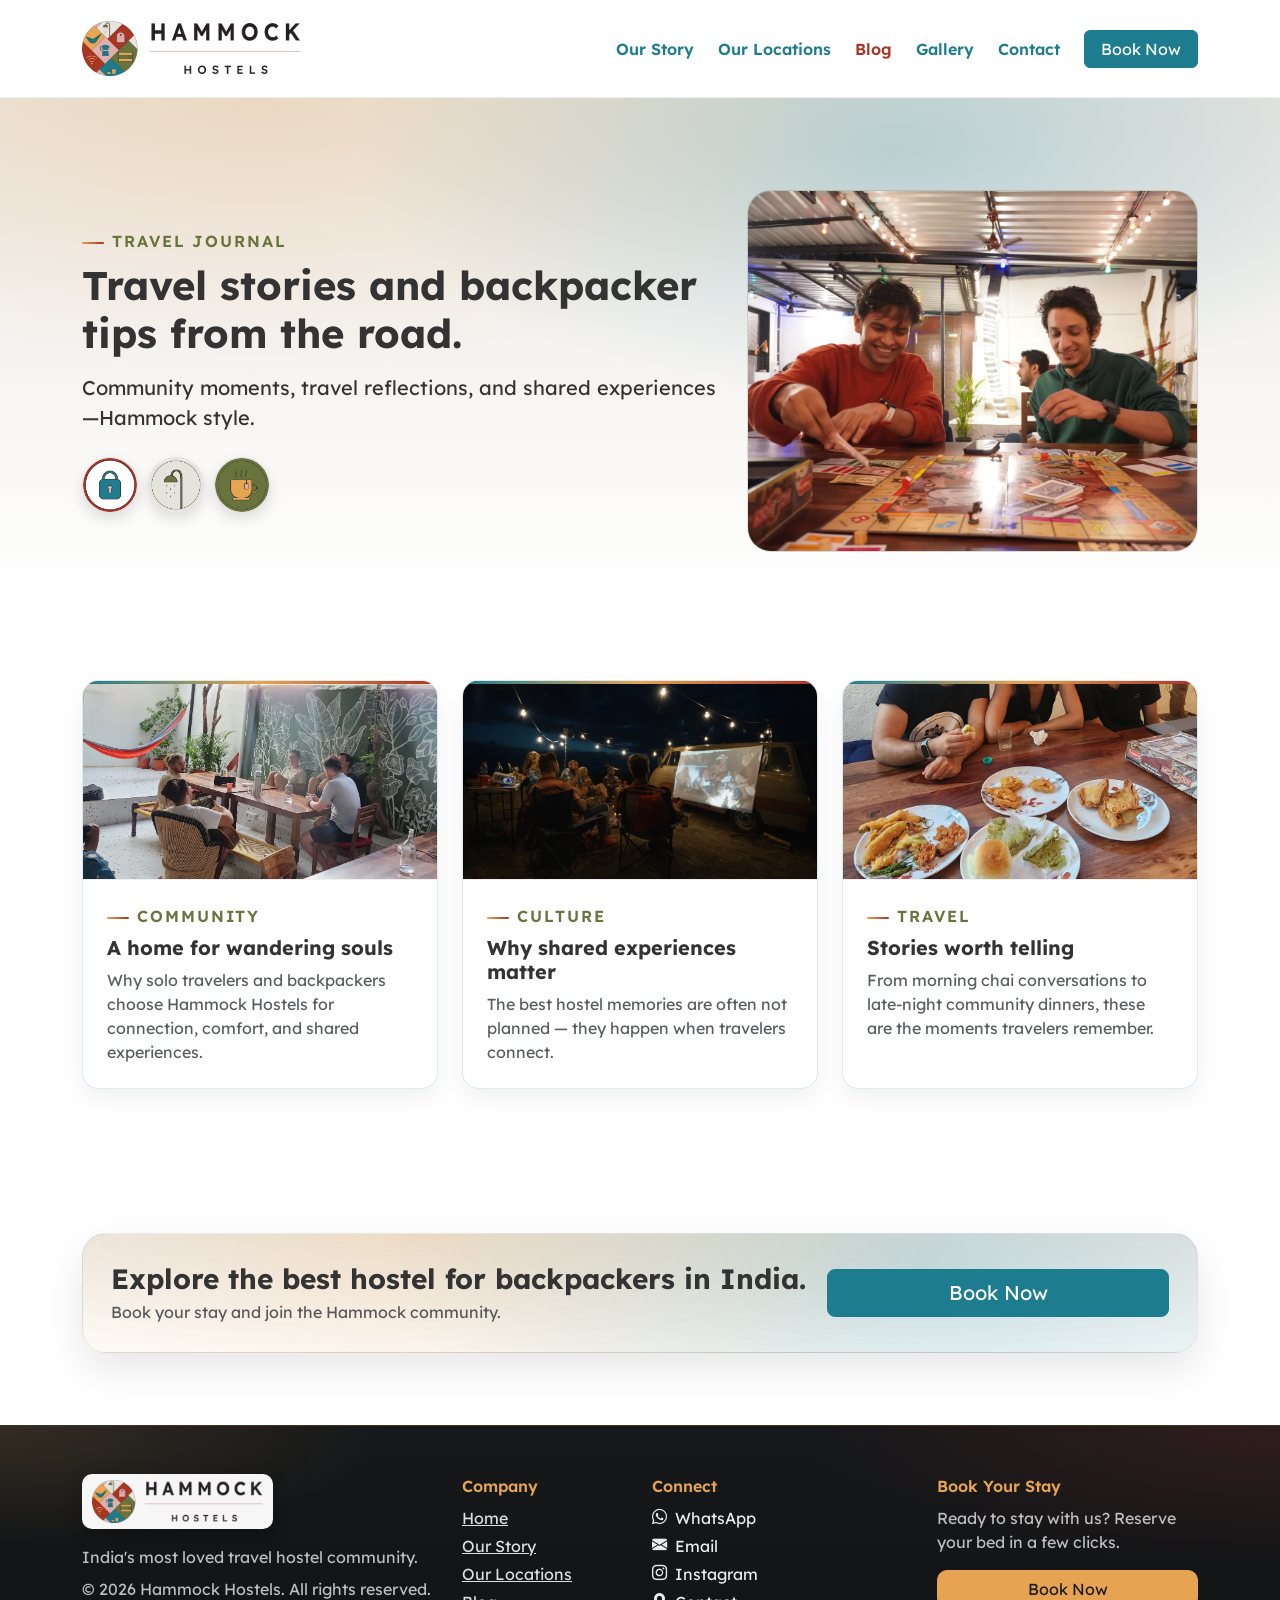
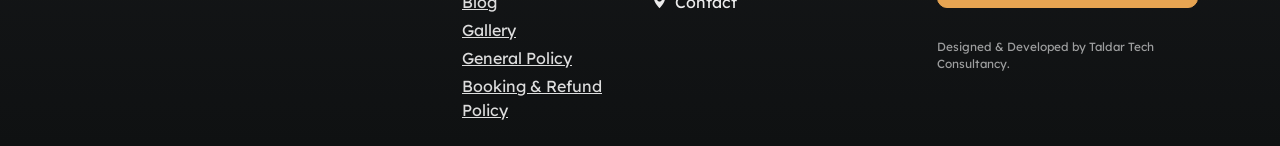
<file: blog.html>
<!doctype html>
<html lang="en">
  <head>
    <meta charset="utf-8" />
    <meta name="viewport" content="width=device-width, initial-scale=1" />
    <title>Travel Blog | Hammock Hostels Stories & Tips</title>
    <meta name="description" content="Read travel stories, local tips, and community moments from backpackers and guests at Hammock Hostels." />

    <link rel="canonical" href="https://hammockhostels.com/blog.html" />
    <meta name="robots" content="index, follow" />
    <meta name="author" content="Hammock Hostels" />
    <meta property="og:title" content="Travel Blog | Hammock Hostels Stories & Tips" />
    <meta property="og:description" content="Read travel stories, local tips, and community moments from backpackers and guests at Hammock Hostels." />
    <meta property="og:type" content="article" />
    <meta property="og:url" content="https://hammockhostels.com/blog.html" />
    <meta property="og:image" content="https://hammockhostels.com/assets/logo/hammock-logo-without-letter.png" />
    <meta property="og:site_name" content="Hammock Hostels" />
    <meta name="twitter:card" content="summary_large_image" />
    <meta name="twitter:title" content="Travel Blog | Hammock Hostels Stories & Tips" />
    <meta name="twitter:description" content="Read travel stories, local tips, and community moments from backpackers and guests at Hammock Hostels." />
    <meta name="twitter:image" content="https://hammockhostels.com/assets/logo/hammock-logo-without-letter.png" />


    <link rel="icon" href="assets/logo/hammock-logo-without-letter.png" />
    <link href="https://cdn.jsdelivr.net/npm/bootstrap@5.3.3/dist/css/bootstrap.min.css" rel="stylesheet" />
    <link href="https://cdn.jsdelivr.net/npm/bootstrap-icons@1.11.3/font/bootstrap-icons.min.css" rel="stylesheet" />
    <link href="assets/css/style.css" rel="stylesheet" />
  </head>
  <body>
    <nav class="navbar navbar-expand-lg navbar-glass sticky-top">
      <div class="container">
        <a class="navbar-brand d-flex align-items-center gap-2" href="index.html">
          <img loading="lazy" decoding="async" class="brand-logo" src="assets/logo/hammock-logo.png" alt="Hammock Hostels" />
        </a>
        <button class="navbar-toggler" type="button" data-bs-toggle="collapse" data-bs-target="#nav">
          <span class="navbar-toggler-icon"></span>
        </button>
        <div id="nav" class="collapse navbar-collapse">
          <ul class="navbar-nav ms-auto align-items-lg-center gap-lg-2">
            <li class="nav-item"><a class="nav-link" data-nav href="about.html">Our Story</a></li>
            <li class="nav-item"><a class="nav-link" data-nav href="properties.html">Our Locations</a></li>
            <li class="nav-item"><a class="nav-link" data-nav href="blog.html">Blog</a></li>
            <li class="nav-item"><a class="nav-link" data-nav href="gallery.html">Gallery</a></li>
            <li class="nav-item"><a class="nav-link" data-nav href="contact.html">Contact</a></li>
            <li class="nav-item ms-lg-2">
              <a class="btn btn-primary px-3" data-book-now href="https://live.ipms247.com/booking/book-rooms-hammockhostels">Book Now</a>
            </li>
          </ul>
        </div>
      </div>
    </nav>

    <header class="hero">
      <div class="container">
        <div class="row align-items-center g-4">
          <div class="col-lg-7">
            <div class="section-kicker mb-2">Travel Journal</div>
            <h1 class="display-6 fw-bold mb-3">Travel stories and backpacker tips from the road.</h1>
            <p class="lead mb-0">Community moments, travel reflections, and shared experiences—Hammock style.</p>
            <div class="logo-cluster mt-4" aria-hidden="true">
                <img loading="lazy" decoding="async" class="logo-chip" src="assets/icons/logo-pack/Asset_31-cc5bdbb4-d6c3-4445-a558-3cbe6548e3f3.png" alt="" aria-hidden="true" />
                <img loading="lazy" decoding="async" class="logo-chip" src="assets/icons/logo-pack/Asset_14-f8c807c8-abb5-4d1d-ad27-c12391008fad.png" alt="" aria-hidden="true" />
                <img loading="lazy" decoding="async" class="logo-chip" src="assets/icons/logo-pack/Asset_13-30ee7628-ab44-4279-98a7-421c4f8ccb4f.png" alt="" aria-hidden="true" />
            </div>
          </div>
          <div class="col-lg-5">
            <div class="hero-media">
              <picture>
                <source srcset="assets/images/hammock-13.webp" type="image/webp" />
                <img loading="eager" fetchpriority="high" decoding="async" src="assets/images/hammock-13.webp" alt="Hammock Hostels blog" />
              </picture>
            </div>
          </div>
        </div>
      </div>
    </header>

    <main>
      <section class="section">
        <div class="container">
          <div class="row g-4">
            <div class="col-md-4">
              <a class="blog-preview-link" href="blog-wandering-souls.html">
                <article class="card card-soft h-100 blog-preview-card">
                  <div class="blog-thumb">
                    <img loading="lazy" decoding="async" src="assets/images/hammock-03.webp" alt="A home for wandering souls" />
                  </div>
                  <div class="card-body p-4">
                    <div class="section-kicker mb-2">Community</div>
                    <h2 class="h5 fw-bold">A home for wandering souls</h2>
                    <p class="text-muted mb-0">Why solo travelers and backpackers choose Hammock Hostels for connection, comfort, and shared experiences.</p>
                  </div>
                </article>
              </a>
            </div>
            <div class="col-md-4">
              <a class="blog-preview-link" href="blog-shared-experiences.html">
                <article class="card card-soft h-100 blog-preview-card">
                  <div class="blog-thumb">
                    <img loading="lazy" decoding="async" src="assets/images/hammock-04.webp" alt="Why shared experiences matter" />
                  </div>
                  <div class="card-body p-4">
                    <div class="section-kicker mb-2">Culture</div>
                    <h2 class="h5 fw-bold">Why shared experiences matter</h2>
                    <p class="text-muted mb-0">The best hostel memories are often not planned — they happen when travelers connect.</p>
                  </div>
                </article>
              </a>
            </div>
            <div class="col-md-4">
              <a class="blog-preview-link" href="blog-stories-worth-telling.html">
                <article class="card card-soft h-100 blog-preview-card">
                  <div class="blog-thumb">
                    <img loading="lazy" decoding="async" src="assets/images/hammock-05.webp" alt="Stories worth telling" />
                  </div>
                  <div class="card-body p-4">
                    <div class="section-kicker mb-2">Travel</div>
                    <h2 class="h5 fw-bold">Stories worth telling</h2>
                    <p class="text-muted mb-0">From morning chai conversations to late-night community dinners, these are the moments travelers remember.</p>
                  </div>
                </article>
              </a>
            </div>
          </div>
        </div>
      </section>

      <section class="section pt-0">
        <div class="container">
          <div class="cta-band">
            <div class="row g-3 align-items-center">
              <div class="col-lg-8">
                <h2 class="h3 fw-bold mb-1">Explore the best hostel for backpackers in India.</h2>
                <p class="text-muted mb-0">Book your stay and join the Hammock community.</p>
              </div>
              <div class="col-lg-4 text-lg-end">
                <a class="btn btn-primary btn-lg w-100 w-lg-auto px-4" data-book-now href="https://live.ipms247.com/booking/book-rooms-hammockhostels">Book Now</a>
              </div>
            </div>
          </div>
        </div>
      </section>
    </main>
    <footer class="pt-5 pb-4">
      <div class="container">
        <div class="row g-4 align-items-start footer-grid">
          <div class="col-lg-4">
            <img loading="lazy" decoding="async" class="footer-logo" src="assets/logo/hammock-logo.png" alt="Hammock Hostels" />
            <p class="mt-3 mb-2 fineprint">India's most loved travel hostel community.</p>
            <p class="mb-0 fineprint">© <span data-current-year></span> Hammock Hostels. All rights reserved.</p>
          </div>

          <div class="col-6 col-md-4 col-lg-2">
            <div class="fw-semibold mb-2">Company</div>
            <div class="d-grid gap-1">
              <a href="index.html">Home</a>
              <a href="about.html">Our Story</a>
              <a href="properties.html">Our Locations</a>
              <a href="blog.html">Blog</a>
              <a href="gallery.html">Gallery</a>
              <a href="general-policy.html">General Policy</a>
              <a href="booking-refund-policy.html">Booking &amp; Refund Policy</a>
            </div>
          </div>

          <div class="col-6 col-md-4 col-lg-3">
            <div class="fw-semibold mb-2">Connect</div>
            <div class="d-grid gap-1 footer-social-links">
              <a href="https://wa.me/+919152216941" target="_blank" rel="noopener noreferrer"><i class="bi bi-whatsapp me-2" aria-hidden="true"></i>WhatsApp</a>
              <a href="mailto:hello@hammockhostels.com"><i class="bi bi-envelope-fill me-2" aria-hidden="true"></i>Email</a>
              <a href="https://www.instagram.com/hammock.hostels?igsh=cXl5Z3djZmlzbGJj" target="_blank" rel="noopener noreferrer"><i class="bi bi-instagram me-2" aria-hidden="true"></i>Instagram</a>
              <a href="contact.html"><i class="bi bi-geo-alt-fill me-2" aria-hidden="true"></i>Contact</a>
            </div>
          </div>

          <div class="col-md-4 col-lg-3">
            <div class="fw-semibold mb-2">Book Your Stay</div>
            <p class="fineprint mb-3">Ready to stay with us? Reserve your bed in a few clicks.</p>
            <a class="btn btn-primary w-100" data-book-now href="https://live.ipms247.com/booking/book-rooms-hammockhostels">Book Now</a>
            <a class="fineprint d-inline-block text-decoration-none" href="https://taldartechconsultancy.com" target="_blank" rel="noopener noreferrer">Designed &amp; Developed by Taldar Tech Consultancy.</a>
          </div>
        </div>
      </div>
    </footer>

    <script src="https://cdn.jsdelivr.net/npm/bootstrap@5.3.3/dist/js/bootstrap.bundle.min.js"></script>
    <script src="assets/js/main.js"></script>
  </body>
</html>
</file>
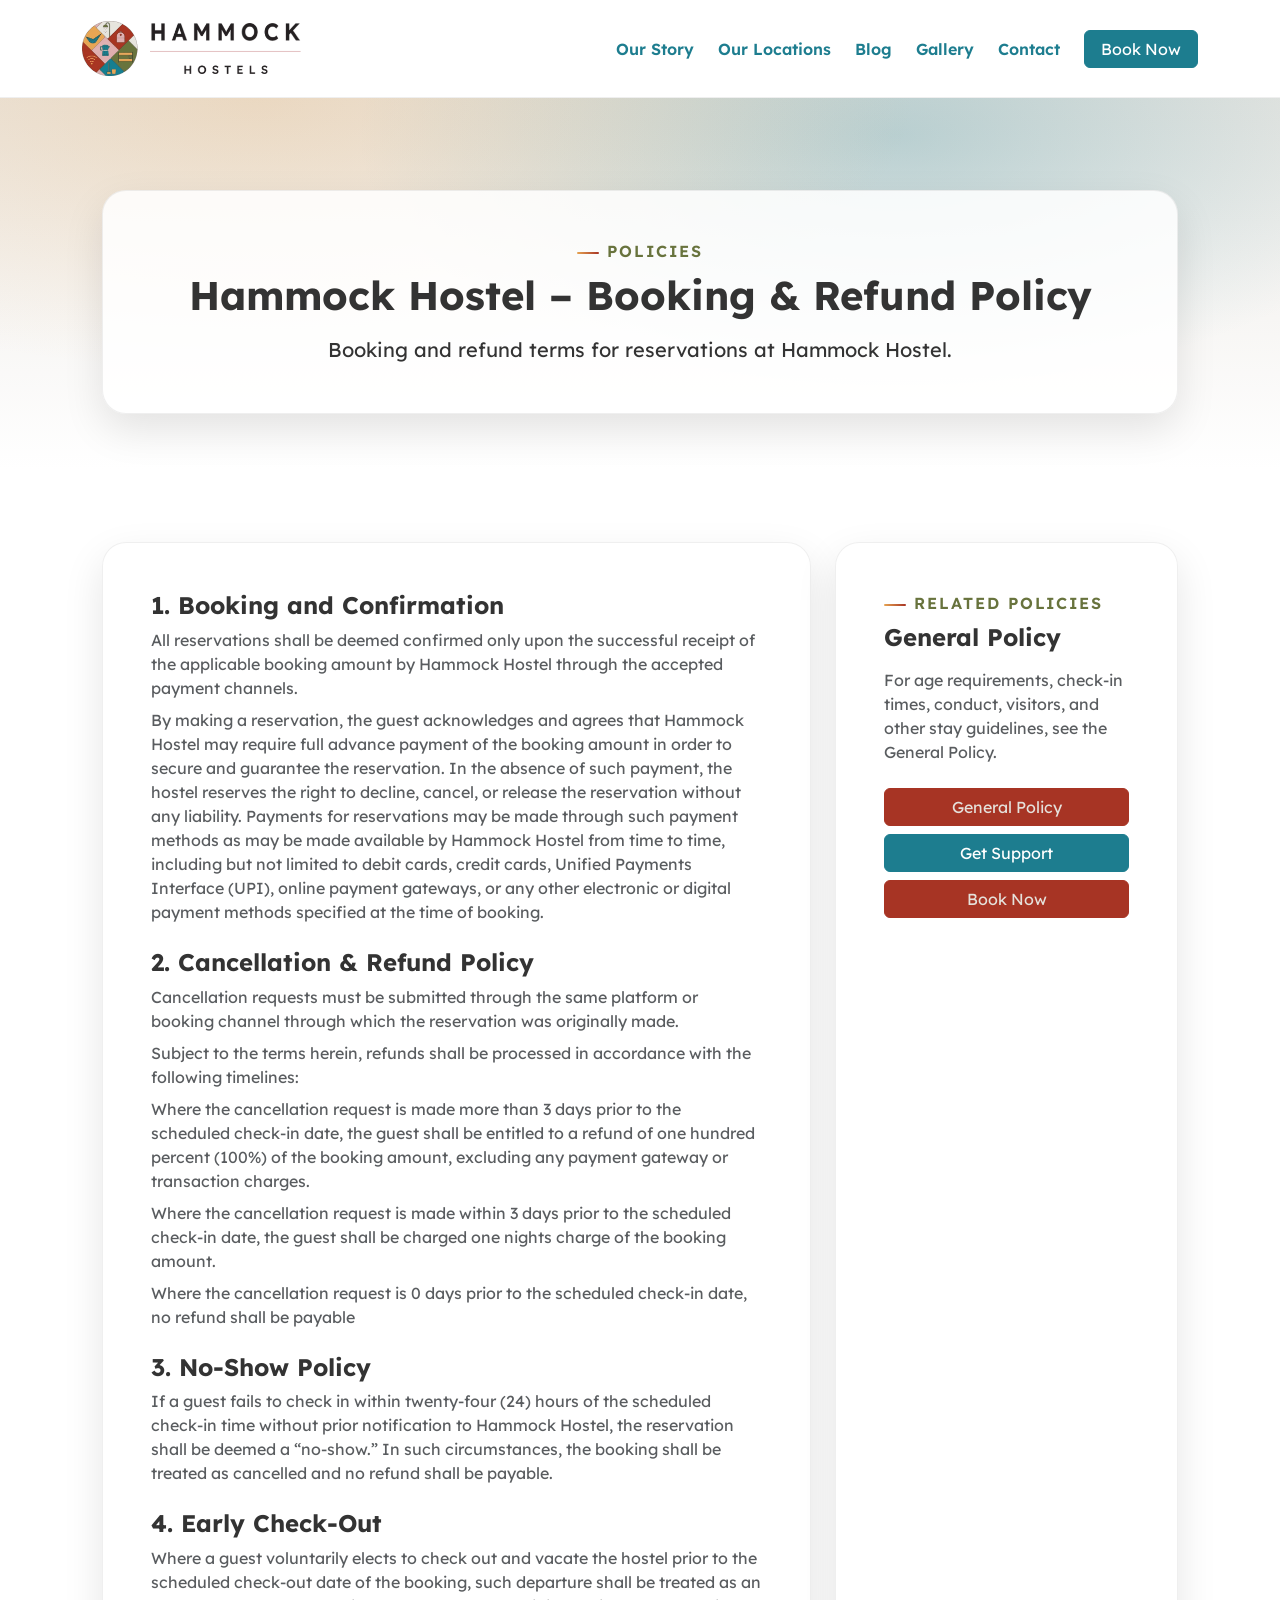
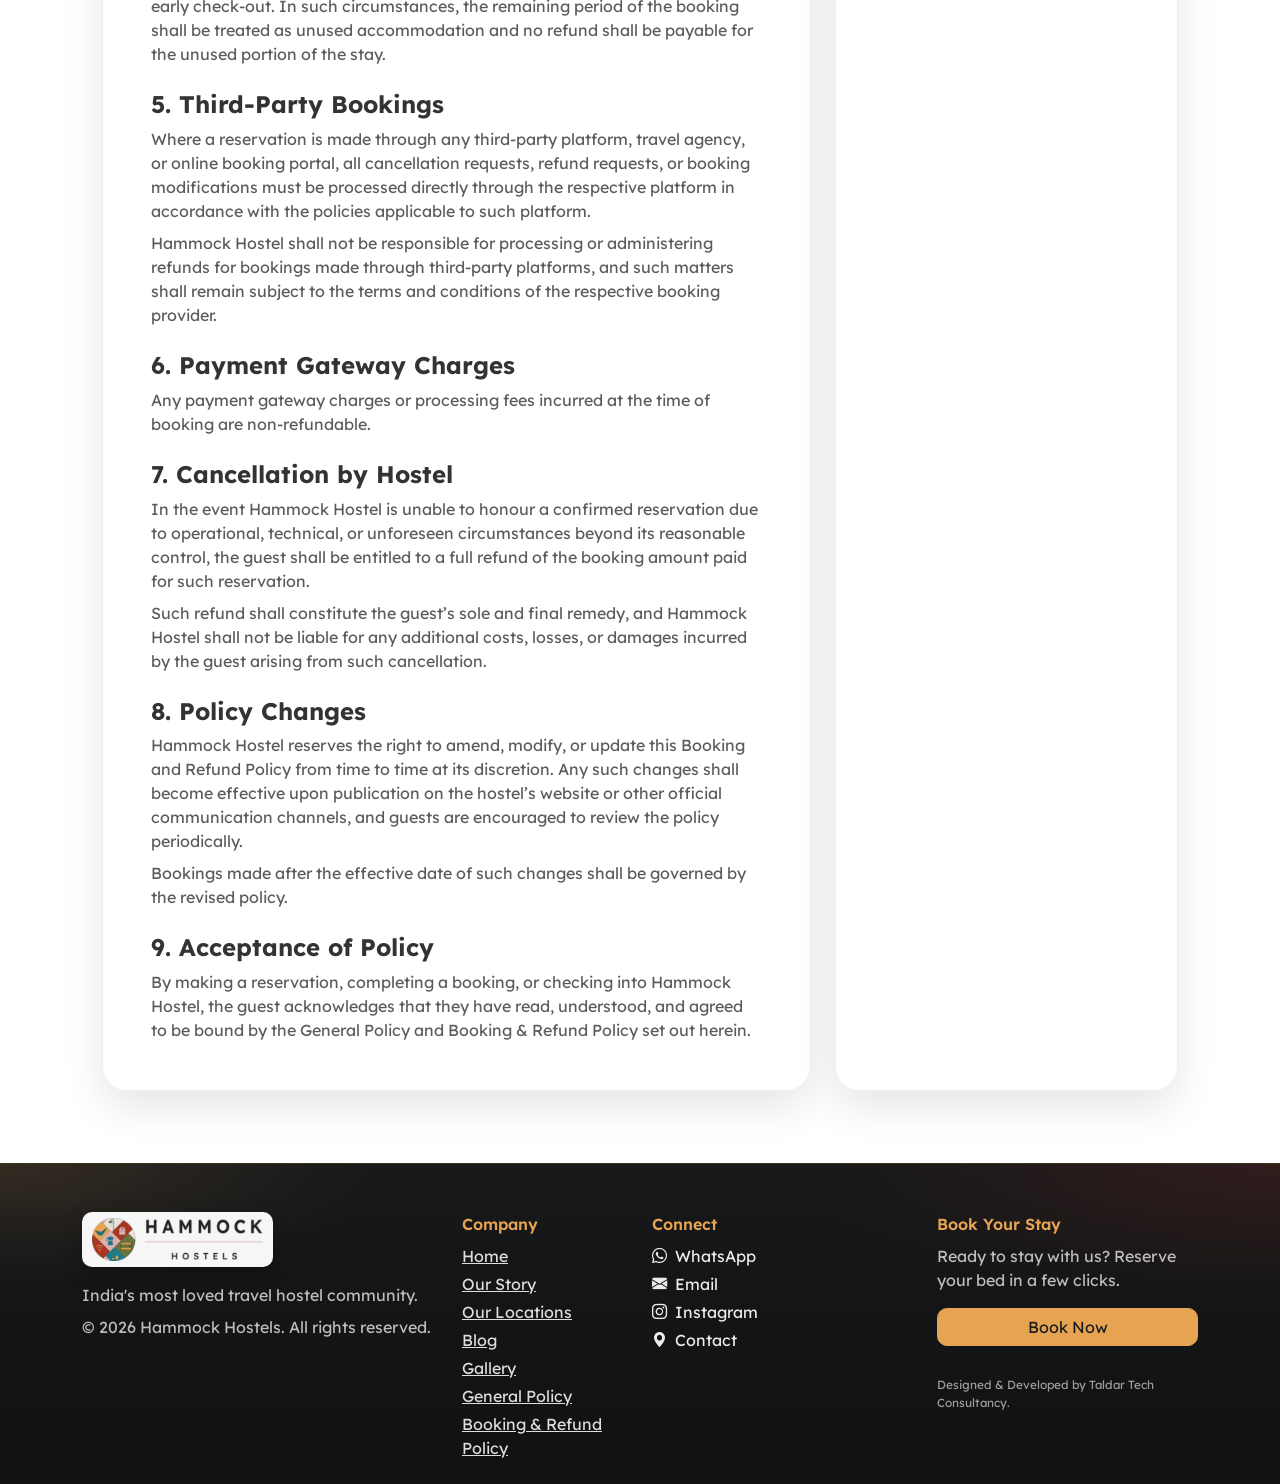
<file: booking-refund-policy.html>
<!doctype html>
<html lang="en">
  <head>
    <meta charset="utf-8" />
    <meta name="viewport" content="width=device-width, initial-scale=1" />
    <title>Booking &amp; Refund Policy | Hammock Hostels</title>
    <meta
      name="description"
      content="Read the Booking and Refund Policy for Hammock Hostels, including cancellation windows, refund timelines, no-shows, and early check-out."
    />

    <link rel="canonical" href="https://hammockhostels.com/booking-refund-policy.html" />
    <meta name="robots" content="index, follow" />
    <meta name="author" content="Hammock Hostels" />
    <meta property="og:title" content="Booking &amp; Refund Policy | Hammock Hostels" />
    <meta
      property="og:description"
      content="Read the Booking and Refund Policy for Hammock Hostels, including cancellation windows, refund timelines, no-shows, and early check-out."
    />
    <meta property="og:type" content="website" />
    <meta property="og:url" content="https://hammockhostels.com/booking-refund-policy.html" />
    <meta property="og:image" content="https://hammockhostels.com/assets/logo/hammock-logo-without-letter.png" />
    <meta property="og:site_name" content="Hammock Hostels" />
    <meta name="twitter:card" content="summary_large_image" />
    <meta name="twitter:title" content="Booking &amp; Refund Policy | Hammock Hostels" />
    <meta
      name="twitter:description"
      content="Read the Booking and Refund Policy for Hammock Hostels, including cancellation windows, refund timelines, no-shows, and early check-out."
    />
    <meta name="twitter:image" content="https://hammockhostels.com/assets/logo/hammock-logo-without-letter.png" />

    <link rel="icon" href="assets/logo/hammock-logo-without-letter.png" />
    <link href="https://cdn.jsdelivr.net/npm/bootstrap@5.3.3/dist/css/bootstrap.min.css" rel="stylesheet" />
    <link href="https://cdn.jsdelivr.net/npm/bootstrap-icons@1.11.3/font/bootstrap-icons.min.css" rel="stylesheet" />
    <link href="assets/css/style.css" rel="stylesheet" />
  </head>
  <body>
    <nav class="navbar navbar-expand-lg navbar-glass sticky-top">
      <div class="container">
        <a class="navbar-brand d-flex align-items-center gap-2" href="index.html">
          <img loading="lazy" decoding="async" class="brand-logo" src="assets/logo/hammock-logo.png" alt="Hammock Hostels" />
        </a>
        <button class="navbar-toggler" type="button" data-bs-toggle="collapse" data-bs-target="#nav">
          <span class="navbar-toggler-icon"></span>
        </button>
        <div id="nav" class="collapse navbar-collapse">
          <ul class="navbar-nav ms-auto align-items-lg-center gap-lg-2">
            <li class="nav-item"><a class="nav-link" data-nav href="about.html">Our Story</a></li>
            <li class="nav-item"><a class="nav-link" data-nav href="properties.html">Our Locations</a></li>
            <li class="nav-item"><a class="nav-link" data-nav href="blog.html">Blog</a></li>
            <li class="nav-item"><a class="nav-link" data-nav href="gallery.html">Gallery</a></li>
            <li class="nav-item"><a class="nav-link" data-nav href="contact.html">Contact</a></li>
            <li class="nav-item ms-lg-2">
              <a class="btn btn-primary px-3" data-book-now href="https://live.ipms247.com/booking/book-rooms-hammockhostels">Book Now</a>
            </li>
          </ul>
        </div>
      </div>
    </nav>

    <header class="hero hero-inner">
      <div class="container container-narrow">
        <div class="hero-card p-4 p-lg-5 text-center">
          <div class="section-kicker mb-2">Policies</div>
          <h1 class="display-6 fw-bold mb-3">Hammock Hostel – Booking &amp; Refund Policy</h1>
          <p class="lead mb-0">
            Booking and refund terms for reservations at Hammock Hostel.
          </p>
        </div>
      </div>
    </header>

    <main>
      <section class="section pt-0">
        <div class="container container-narrow">
          <div class="row g-4">
            <div class="col-lg-8">
              <div class="hero-card p-4 p-lg-5 h-100">
                <div class="d-grid gap-4 policy-content">
                  <div>
                    <h2 class="h4 fw-bold mb-2">1. Booking and Confirmation</h2>
                    <p class="mb-2 text-muted">All reservations shall be deemed confirmed only upon the successful receipt of the applicable booking amount by Hammock Hostel through the accepted payment channels.</p>
                    <p class="mb-0 text-muted">By making a reservation, the guest acknowledges and agrees that Hammock Hostel may require full advance payment of the booking amount in order to secure and guarantee the reservation. In the absence of such payment, the hostel reserves the right to decline, cancel, or release the reservation without any liability. Payments for reservations may be made through such payment methods as may be made available by Hammock Hostel from time to time, including but not limited to debit cards, credit cards, Unified Payments Interface (UPI), online payment gateways, or any other electronic or digital payment methods specified at the time of booking.</p>
                  </div>
                  <div>
                    <h2 class="h4 fw-bold mb-2">2. Cancellation &amp; Refund Policy</h2>
                    <p class="mb-2 text-muted">Cancellation requests must be submitted through the same platform or booking channel through which the reservation was originally made.</p>
                    <p class="mb-2 text-muted">Subject to the terms herein, refunds shall be processed in accordance with the following timelines:</p>
                    <p class="mb-2 text-muted">Where the cancellation request is made more than 3 days prior to the scheduled check-in date, the guest shall be entitled to a refund of one hundred percent (100%) of the booking amount, excluding any payment gateway or transaction charges.</p>
                    <p class="mb-2 text-muted">Where the cancellation request is made within 3  days prior to the scheduled check-in date, the guest shall be charged one nights charge  of the booking amount.</p>
                    <p class="mb-0 text-muted">Where the cancellation request is 0 days prior to the scheduled check-in date, no refund shall be payable</p>
                  </div>
                  <div>
                    <h2 class="h4 fw-bold mb-2">3. No-Show Policy</h2>
                    <p class="mb-0 text-muted">If a guest fails to check in within twenty-four (24) hours of the scheduled check-in time without prior notification to Hammock Hostel, the reservation shall be deemed a &ldquo;no-show.&rdquo; In such circumstances, the booking shall be treated as cancelled and no refund shall be payable.</p>
                  </div>
                  <div>
                    <h2 class="h4 fw-bold mb-2">4. Early Check-Out</h2>
                    <p class="mb-0 text-muted">Where a guest voluntarily elects to check out and vacate the hostel prior to the scheduled check-out date of the booking, such departure shall be treated as an early check-out. In such circumstances, the remaining period of the booking shall be treated as unused accommodation and no refund shall be payable for the unused portion of the stay.</p>
                  </div>
                  <div>
                    <h2 class="h4 fw-bold mb-2">5. Third-Party Bookings</h2>
                    <p class="mb-2 text-muted">Where a reservation is made through any third-party platform, travel agency, or online booking portal, all cancellation requests, refund requests, or booking modifications must be processed directly through the respective platform in accordance with the policies applicable to such platform.</p>
                    <p class="mb-0 text-muted">Hammock Hostel shall not be responsible for processing or administering refunds for bookings made through third-party platforms, and such matters shall remain subject to the terms and conditions of the respective booking provider.</p>
                  </div>
                  <div>
                    <h2 class="h4 fw-bold mb-2">6. Payment Gateway Charges</h2>
                    <p class="mb-0 text-muted">Any payment gateway charges or processing fees incurred at the time of booking are non-refundable.</p>
                  </div>
                  <div>
                    <h2 class="h4 fw-bold mb-2">7. Cancellation by Hostel</h2>
                    <p class="mb-2 text-muted">In the event Hammock Hostel is unable to honour a confirmed reservation due to operational, technical, or unforeseen circumstances beyond its reasonable control, the guest shall be entitled to a full refund of the booking amount paid for such reservation.</p>
                    <p class="mb-0 text-muted">Such refund shall constitute the guest&rsquo;s sole and final remedy, and Hammock Hostel shall not be liable for any additional costs, losses, or damages incurred by the guest arising from such cancellation.</p>
                  </div>
                  <div>
                    <h2 class="h4 fw-bold mb-2">8. Policy Changes</h2>
                    <p class="mb-2 text-muted">Hammock Hostel reserves the right to amend, modify, or update this Booking and Refund Policy from time to time at its discretion. Any such changes shall become effective upon publication on the hostel&rsquo;s website or other official communication channels, and guests are encouraged to review the policy periodically.</p>
                    <p class="mb-0 text-muted">Bookings made after the effective date of such changes shall be governed by the revised policy.</p>
                  </div>
                  <div>
                    <h2 class="h4 fw-bold mb-2">9. Acceptance of Policy</h2>
                    <p class="mb-0 text-muted">By making a reservation, completing a booking, or checking into Hammock Hostel, the guest acknowledges that they have read, understood, and agreed to be bound by the General Policy and Booking &amp; Refund Policy set out herein.</p>
                  </div>
                </div>
              </div>
            </div>
            <div class="col-lg-4">
              <div class="hero-card p-4 p-lg-5 h-100">
                <div class="section-kicker mb-2">Related policies</div>
                <h2 class="h4 fw-bold mb-3">General Policy</h2>
                <p class="text-muted mb-4">
                  For age requirements, check-in times, conduct, visitors, and other stay guidelines, see the General Policy.
                </p>
                <div class="d-grid gap-2">
                  <a class="btn btn-outline-primary" href="general-policy.html">General Policy</a>
                  <a class="btn btn-primary" href="contact.html">Get Support</a>
                  <a class="btn btn-outline-primary" data-book-now href="https://live.ipms247.com/booking/book-rooms-hammockhostels">Book Now</a>
                </div>
              </div>
            </div>
          </div>
        </div>
      </section>
    </main>

    <footer class="pt-5 pb-4">
      <div class="container">
        <div class="row g-4 align-items-start footer-grid">
          <div class="col-lg-4">
            <img loading="lazy" decoding="async" class="footer-logo" src="assets/logo/hammock-logo.png" alt="Hammock Hostels" />
            <p class="mt-3 mb-2 fineprint">India's most loved travel hostel community.</p>
            <p class="mb-0 fineprint">© <span data-current-year></span> Hammock Hostels. All rights reserved.</p>
          </div>

          <div class="col-6 col-md-4 col-lg-2">
            <div class="fw-semibold mb-2">Company</div>
            <div class="d-grid gap-1">
              <a href="index.html">Home</a>
              <a href="about.html">Our Story</a>
              <a href="properties.html">Our Locations</a>
              <a href="blog.html">Blog</a>
              <a href="gallery.html">Gallery</a>
              <a href="general-policy.html">General Policy</a>
              <a href="booking-refund-policy.html">Booking &amp; Refund Policy</a>
            </div>
          </div>

          <div class="col-6 col-md-4 col-lg-3">
            <div class="fw-semibold mb-2">Connect</div>
            <div class="d-grid gap-1 footer-social-links">
              <a href="https://wa.me/+919152216941" target="_blank" rel="noopener noreferrer"><i class="bi bi-whatsapp me-2" aria-hidden="true"></i>WhatsApp</a>
              <a href="mailto:hello@hammockhostels.com"><i class="bi bi-envelope-fill me-2" aria-hidden="true"></i>Email</a>
              <a href="https://www.instagram.com/hammock.hostels?igsh=cXl5Z3djZmlzbGJj" target="_blank" rel="noopener noreferrer"><i class="bi bi-instagram me-2" aria-hidden="true"></i>Instagram</a>
              <a href="contact.html"><i class="bi bi-geo-alt-fill me-2" aria-hidden="true"></i>Contact</a>
            </div>
          </div>

          <div class="col-md-4 col-lg-3">
            <div class="fw-semibold mb-2">Book Your Stay</div>
            <p class="fineprint mb-3">Ready to stay with us? Reserve your bed in a few clicks.</p>
            <a class="btn btn-primary w-100" data-book-now href="https://live.ipms247.com/booking/book-rooms-hammockhostels">Book Now</a>
            <a class="fineprint d-inline-block text-decoration-none" href="https://taldartechconsultancy.com" target="_blank" rel="noopener noreferrer">Designed &amp; Developed by Taldar Tech Consultancy.</a>
          </div>
        </div>
      </div>
    </footer>

    <script src="https://cdn.jsdelivr.net/npm/bootstrap@5.3.3/dist/js/bootstrap.bundle.min.js"></script>
    <script src="assets/js/main.js"></script>
  </body>
</html>
</file>
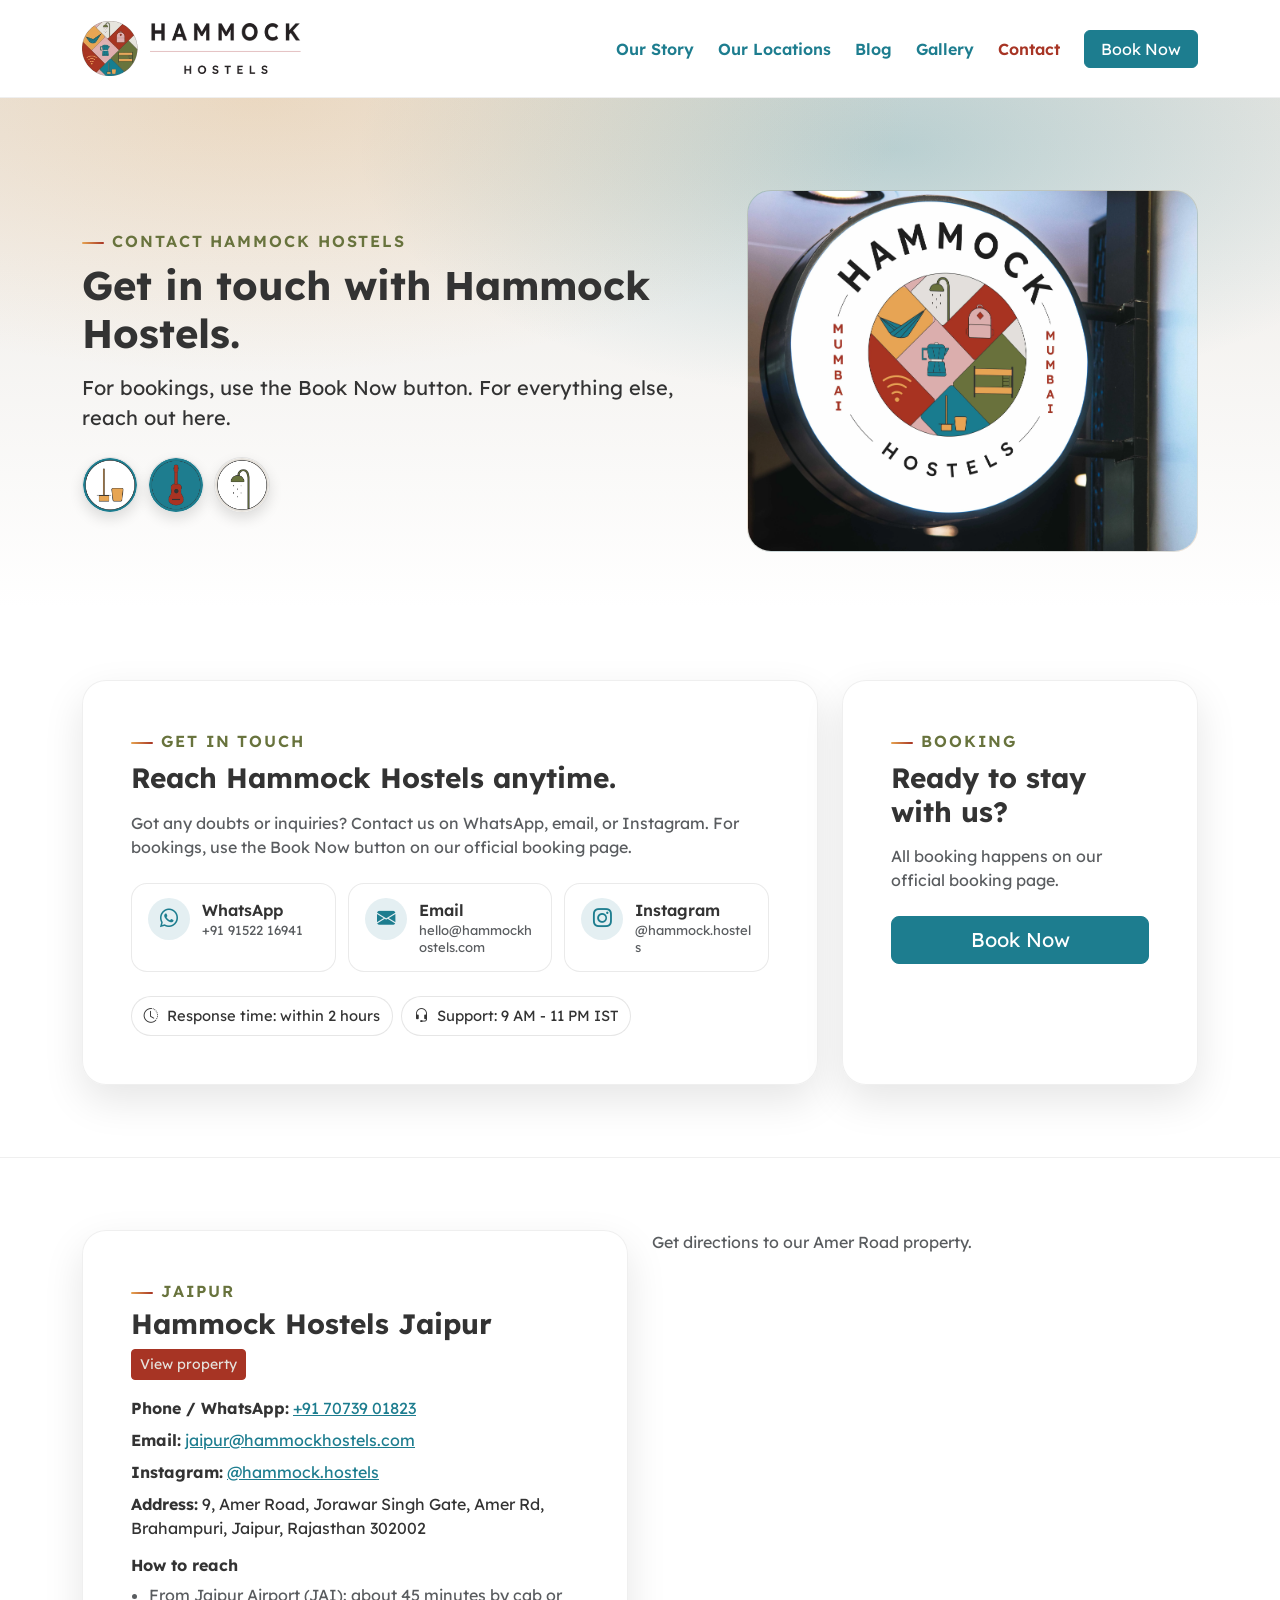
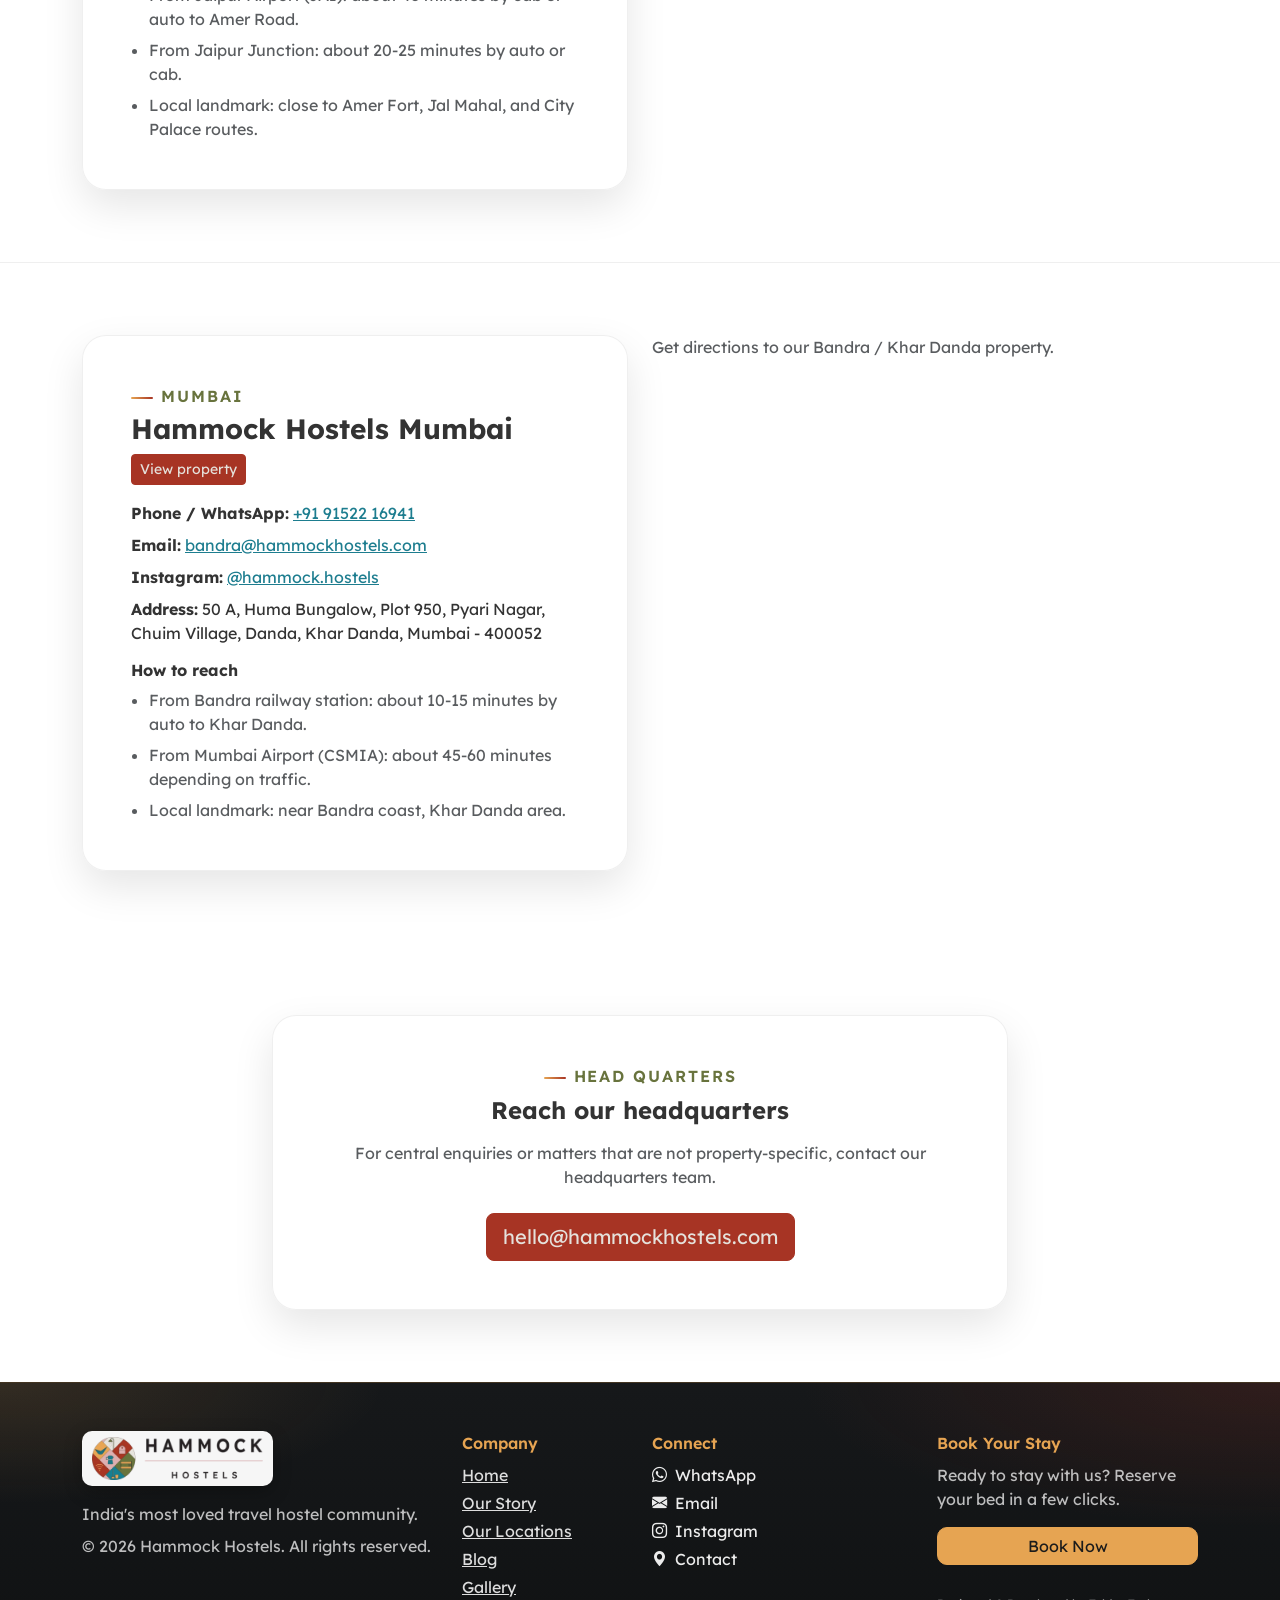
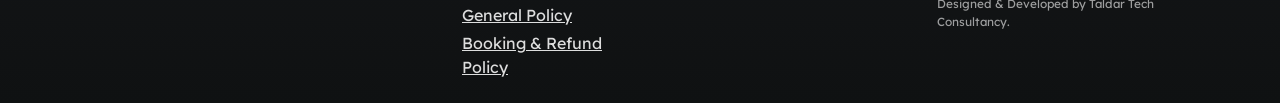
<file: contact.html>
<!doctype html>
<html lang="en">
  <head>
    <meta charset="utf-8" />
    <meta name="viewport" content="width=device-width, initial-scale=1" />
    <title>Contact Hammock Hostels | Bookings & Support</title>
    <meta name="description" content="Contact Hammock Hostels for stay-related queries, location details, and support. Book directly through our official booking page." />

    <link rel="canonical" href="https://hammockhostels.com/contact.html" />
    <meta name="robots" content="index, follow" />
    <meta name="author" content="Hammock Hostels" />
    <meta property="og:title" content="Contact Hammock Hostels | Bookings & Support" />
    <meta property="og:description" content="Contact Hammock Hostels for stay-related queries, location details, and support. Book directly through our official booking page." />
    <meta property="og:type" content="website" />
    <meta property="og:url" content="https://hammockhostels.com/contact.html" />
    <meta property="og:image" content="https://hammockhostels.com/assets/logo/hammock-logo-without-letter.png" />
    <meta property="og:site_name" content="Hammock Hostels" />
    <meta name="twitter:card" content="summary_large_image" />
    <meta name="twitter:title" content="Contact Hammock Hostels | Bookings & Support" />
    <meta name="twitter:description" content="Contact Hammock Hostels for stay-related queries, location details, and support. Book directly through our official booking page." />
    <meta name="twitter:image" content="https://hammockhostels.com/assets/logo/hammock-logo-without-letter.png" />


    <link rel="icon" href="assets/logo/hammock-logo-without-letter.png" />
    <link href="https://cdn.jsdelivr.net/npm/bootstrap@5.3.3/dist/css/bootstrap.min.css" rel="stylesheet" />
    <link href="https://cdn.jsdelivr.net/npm/bootstrap-icons@1.11.3/font/bootstrap-icons.min.css" rel="stylesheet" />
    <link href="assets/css/style.css" rel="stylesheet" />
  </head>
  <body>
    <nav class="navbar navbar-expand-lg navbar-glass sticky-top">
      <div class="container">
        <a class="navbar-brand d-flex align-items-center gap-2" href="index.html">
          <img loading="lazy" decoding="async" class="brand-logo" src="assets/logo/hammock-logo.png" alt="Hammock Hostels" />
        </a>
        <button class="navbar-toggler" type="button" data-bs-toggle="collapse" data-bs-target="#nav">
          <span class="navbar-toggler-icon"></span>
        </button>
        <div id="nav" class="collapse navbar-collapse">
          <ul class="navbar-nav ms-auto align-items-lg-center gap-lg-2">
            <li class="nav-item"><a class="nav-link" data-nav href="about.html">Our Story</a></li>
            <li class="nav-item"><a class="nav-link" data-nav href="properties.html">Our Locations</a></li>
            <li class="nav-item"><a class="nav-link" data-nav href="blog.html">Blog</a></li>
            <li class="nav-item"><a class="nav-link" data-nav href="gallery.html">Gallery</a></li>
            <li class="nav-item"><a class="nav-link" data-nav href="contact.html">Contact</a></li>
            <li class="nav-item ms-lg-2">
              <a class="btn btn-primary px-3" data-book-now href="https://live.ipms247.com/booking/book-rooms-hammockhostels">Book Now</a>
            </li>
          </ul>
        </div>
      </div>
    </nav>

    <header class="hero">
      <div class="container">
        <div class="row align-items-center g-4">
          <div class="col-lg-7">
            <div class="section-kicker mb-2">Contact Hammock Hostels</div>
            <h1 class="display-6 fw-bold mb-3">Get in touch with Hammock Hostels.</h1>
            <p class="lead mb-0">For bookings, use the Book Now button. For everything else, reach out here.</p>
            <div class="logo-cluster mt-4" aria-hidden="true">
                <img loading="lazy" decoding="async" class="logo-chip" src="assets/icons/logo-pack/Asset_36-60841840-dd0e-4d6b-b233-c113d77fbd13.png" alt="" aria-hidden="true" />
                <img loading="lazy" decoding="async" class="logo-chip" src="assets/icons/logo-pack/Asset_17-8a3e0e8d-7109-4ea3-9026-4e28ee546c53.png" alt="" aria-hidden="true" />
                <img loading="lazy" decoding="async" class="logo-chip" src="assets/icons/logo-pack/Asset_30-63a9f357-3b24-4699-88d5-4d96b8bf641d.png" alt="" aria-hidden="true" />
            </div>
          </div>
          <div class="col-lg-5">
            <div class="hero-media">
              <picture>
                <source srcset="assets/images/hammock-14.webp" type="image/webp" />
                <img loading="eager" fetchpriority="high" decoding="async" src="assets/images/hammock-14.webp" alt="Contact Hammock Hostels" />
              </picture>
            </div>
          </div>
        </div>
      </div>
    </header>

    <main>
      <section class="section">
        <div class="container">
          <div class="row g-4">
            <div class="col-lg-8">
              <div class="hero-card p-4 p-lg-5 h-100">
                <div class="section-kicker mb-2">Get in touch</div>
                <h2 class="h3 fw-bold mb-3">Reach Hammock Hostels anytime.</h2>
                <p class="text-muted mb-4">
                  Got any doubts or inquiries? Contact us on WhatsApp, email, or Instagram. For bookings, use the Book Now
                  button on our official booking page.
                </p>
                <div class="contact-channel-grid mb-4">
                  <a class="contact-channel-link" href="https://wa.me/+919152216941" target="_blank" rel="noopener noreferrer">
                    <span class="contact-channel-icon"><i class="bi bi-whatsapp" aria-hidden="true"></i></span>
                    <span>
                      <span class="d-block fw-semibold">WhatsApp</span>
                      <span class="small text-muted">+91 91522 16941</span>
                    </span>
                  </a>
                  <a class="contact-channel-link" href="mailto:hello@hammockhostels.com">
                    <span class="contact-channel-icon"><i class="bi bi-envelope-fill" aria-hidden="true"></i></span>
                    <span>
                      <span class="d-block fw-semibold">Email</span>
                      <span class="small text-muted">hello@hammockhostels.com</span>
                    </span>
                  </a>
                  <a
                    class="contact-channel-link"
                    href="https://www.instagram.com/hammock.hostels?igsh=cXl5Z3djZmlzbGJj"
                    target="_blank"
                    rel="noopener noreferrer"
                  >
                    <span class="contact-channel-icon"><i class="bi bi-instagram" aria-hidden="true"></i></span>
                    <span>
                      <span class="d-block fw-semibold">Instagram</span>
                      <span class="small text-muted">@hammock.hostels</span>
                    </span>
                  </a>
                </div>
                <div class="d-flex flex-wrap gap-2">
                  <span class="response-chip"><i class="bi bi-clock-history" aria-hidden="true"></i> Response time: within 2 hours</span>
                  <span class="response-chip"><i class="bi bi-headset" aria-hidden="true"></i> Support: 9 AM - 11 PM IST</span>
                </div>
              </div>
            </div>
            <div class="col-lg-4">
              <div class="hero-card p-4 p-lg-5 h-100">
                <div class="section-kicker mb-2">Booking</div>
                <h2 class="h3 fw-bold mb-3">Ready to stay with us?</h2>
                <p class="text-muted mb-4">All booking happens on our official booking page.</p>
                <a class="btn btn-primary btn-lg w-100" data-book-now href="https://live.ipms247.com/booking/book-rooms-hammockhostels">Book Now</a>
              </div>
            </div>
          </div>
        </div>
      </section>

      <!--
        PROPERTY CONTACT SECTION (template)
        Duplicate the entire <section class="contact-property-section"> block for each new property.
        Update: id, kicker, title, property link, phone, email, instagram, address, directions, map src/title.
      -->

      <section class="section contact-property-section pt-0" id="contact-jaipur">
        <div class="container">
          <div class="row g-4 align-items-start">
            <div class="col-lg-6">
              <div class="hero-card contact-property-card p-4 p-lg-5 h-100">
                <div class="d-flex flex-wrap align-items-center justify-content-between gap-2 mb-3">
                  <div>
                    <div class="section-kicker mb-1">Jaipur</div>
                    <h2 class="h3 fw-bold mb-0">Hammock Hostels Jaipur</h2>
                  </div>
                  <a class="btn btn-sm btn-outline-primary" href="jaipur.html">View property</a>
                </div>
                <ul class="list-unstyled mb-3 d-grid gap-2">
                  <li><strong>Phone / WhatsApp:</strong> <a href="tel:+917073901823">+91 70739 01823</a></li>
                  <li><strong>Email:</strong> <a href="mailto:jaipur@hammockhostels.com">jaipur@hammockhostels.com</a></li>
                  <li>
                    <strong>Instagram:</strong>
                    <a href="https://www.instagram.com/hammock.hostels?igsh=cXl5Z3djZmlzbGJj" target="_blank" rel="noopener noreferrer">@hammock.hostels</a>
                  </li>
                  <li>
                    <strong>Address:</strong> 9, Amer Road, Jorawar Singh Gate, Amer Rd, Brahampuri, Jaipur, Rajasthan 302002
                  </li>
                </ul>
                <h3 class="h6 fw-bold mb-2">How to reach</h3>
                <ul class="contact-detail-list text-muted mb-0">
                  <li>From Jaipur Airport (JAI): about 45 minutes by cab or auto to Amer Road.</li>
                  <li>From Jaipur Junction: about 20-25 minutes by auto or cab.</li>
                  <li>Local landmark: close to Amer Fort, Jal Mahal, and City Palace routes.</li>
                </ul>
              </div>
            </div>
            <div class="col-lg-6">
              <div class="contact-property-map-wrap">
                <p class="text-muted mb-3">Get directions to our Amer Road property.</p>
                <iframe
                  class="contact-map"
                  loading="lazy"
                  referrerpolicy="no-referrer-when-downgrade"
                  src="https://www.google.com/maps?q=Hammock+Hostels+Jaipur,+9+Amer+Road,+Jaipur&output=embed"
                  title="Hammock Hostels Jaipur location map"
                ></iframe>
              </div>
            </div>
          </div>
        </div>
      </section>

      <section class="section contact-property-section" id="contact-mumbai">
        <div class="container">
          <div class="row g-4 align-items-start">
            <div class="col-lg-6">
              <div class="hero-card contact-property-card p-4 p-lg-5 h-100">
                <div class="d-flex flex-wrap align-items-center justify-content-between gap-2 mb-3">
                  <div>
                    <div class="section-kicker mb-1">Mumbai</div>
                    <h2 class="h3 fw-bold mb-0">Hammock Hostels Mumbai</h2>
                  </div>
                  <a class="btn btn-sm btn-outline-primary" href="mumbai.html">View property</a>
                </div>
                <ul class="list-unstyled mb-3 d-grid gap-2">
                  <li><strong>Phone / WhatsApp:</strong> <a href="tel:+919152216941">+91 91522 16941</a></li>
                  <li><strong>Email:</strong> <a href="mailto:bandra@hammockhostels.com">bandra@hammockhostels.com</a></li>
                  <li>
                    <strong>Instagram:</strong>
                    <a href="https://www.instagram.com/hammock.hostels?igsh=cXl5Z3djZmlzbGJj" target="_blank" rel="noopener noreferrer">@hammock.hostels</a>
                  </li>
                  <li>
                    <strong>Address:</strong> 50 A, Huma Bungalow, Plot 950, Pyari Nagar, Chuim Village, Danda, Khar Danda, Mumbai - 400052
                  </li>
                </ul>
                <h3 class="h6 fw-bold mb-2">How to reach</h3>
                <ul class="contact-detail-list text-muted mb-0">
                  <li>From Bandra railway station: about 10-15 minutes by auto to Khar Danda.</li>
                  <li>From Mumbai Airport (CSMIA): about 45-60 minutes depending on traffic.</li>
                  <li>Local landmark: near Bandra coast, Khar Danda area.</li>
                </ul>
              </div>
            </div>
            <div class="col-lg-6">
              <div class="contact-property-map-wrap">
                <p class="text-muted mb-3">Get directions to our Bandra / Khar Danda property.</p>
                <iframe
                  class="contact-map"
                  loading="lazy"
                  referrerpolicy="no-referrer-when-downgrade"
                  src="https://www.google.com/maps/embed?pb=!1m18!1m12!1m3!1d3770.7626122160045!2d72.8247808!3d19.0741721!2m3!1f0!2f0!3f0!3m2!1i1024!2i768!4f13.1!3m3!1m2!1s0x3be7c98c3a780669%3A0xb678f88670c09bf0!2sHammock%20Hostels%2C%20Bandra!5e0!3m2!1sen!2sin!4v1778240673748!5m2!1sen!2sin"
                  title="Hammock Hostels Mumbai location map"
                ></iframe>
              </div>
            </div>
          </div>
        </div>
      </section>

      <section class="section pt-0">
        <div class="container">
          <div class="row justify-content-center">
            <div class="col-lg-8">
              <div class="hero-card p-4 p-lg-5 text-center">
                <div class="section-kicker mb-2">Head quarters</div>
                <h2 class="h4 fw-bold mb-3">Reach our headquarters</h2>
                <p class="text-muted mb-4">
                  For central enquiries or matters that are not property-specific, contact our headquarters team.
                </p>
                <a class="btn btn-outline-primary btn-lg" href="mailto:hello@hammockhostels.com">hello@hammockhostels.com</a>
              </div>
            </div>
          </div>
        </div>
      </section>

    </main>
    <footer class="pt-5 pb-4">
      <div class="container">
        <div class="row g-4 align-items-start footer-grid">
          <div class="col-lg-4">
            <img loading="lazy" decoding="async" class="footer-logo" src="assets/logo/hammock-logo.png" alt="Hammock Hostels" />
            <p class="mt-3 mb-2 fineprint">India's most loved travel hostel community.</p>
            <p class="mb-0 fineprint">© <span data-current-year></span> Hammock Hostels. All rights reserved.</p>
          </div>

          <div class="col-6 col-md-4 col-lg-2">
            <div class="fw-semibold mb-2">Company</div>
            <div class="d-grid gap-1">
              <a href="index.html">Home</a>
              <a href="about.html">Our Story</a>
              <a href="properties.html">Our Locations</a>
              <a href="blog.html">Blog</a>
              <a href="gallery.html">Gallery</a>
              <a href="general-policy.html">General Policy</a>
              <a href="booking-refund-policy.html">Booking &amp; Refund Policy</a>
            </div>
          </div>

          <div class="col-6 col-md-4 col-lg-3">
            <div class="fw-semibold mb-2">Connect</div>
            <div class="d-grid gap-1 footer-social-links">
              <a href="https://wa.me/+919152216941" target="_blank" rel="noopener noreferrer"><i class="bi bi-whatsapp me-2" aria-hidden="true"></i>WhatsApp</a>
              <a href="mailto:hello@hammockhostels.com"><i class="bi bi-envelope-fill me-2" aria-hidden="true"></i>Email</a>
              <a href="https://www.instagram.com/hammock.hostels?igsh=cXl5Z3djZmlzbGJj" target="_blank" rel="noopener noreferrer"><i class="bi bi-instagram me-2" aria-hidden="true"></i>Instagram</a>
              <a href="contact.html"><i class="bi bi-geo-alt-fill me-2" aria-hidden="true"></i>Contact</a>
            </div>
          </div>

          <div class="col-md-4 col-lg-3">
            <div class="fw-semibold mb-2">Book Your Stay</div>
            <p class="fineprint mb-3">Ready to stay with us? Reserve your bed in a few clicks.</p>
            <a class="btn btn-primary w-100" data-book-now href="https://live.ipms247.com/booking/book-rooms-hammockhostels">Book Now</a>
            <a class="fineprint d-inline-block text-decoration-none" href="https://taldartechconsultancy.com" target="_blank" rel="noopener noreferrer">Designed &amp; Developed by Taldar Tech Consultancy.</a>
          </div>
        </div>
      </div>
    </footer>

    <script src="https://cdn.jsdelivr.net/npm/bootstrap@5.3.3/dist/js/bootstrap.bundle.min.js"></script>
    <script src="assets/js/main.js"></script>
  </body>
</html>
</file>
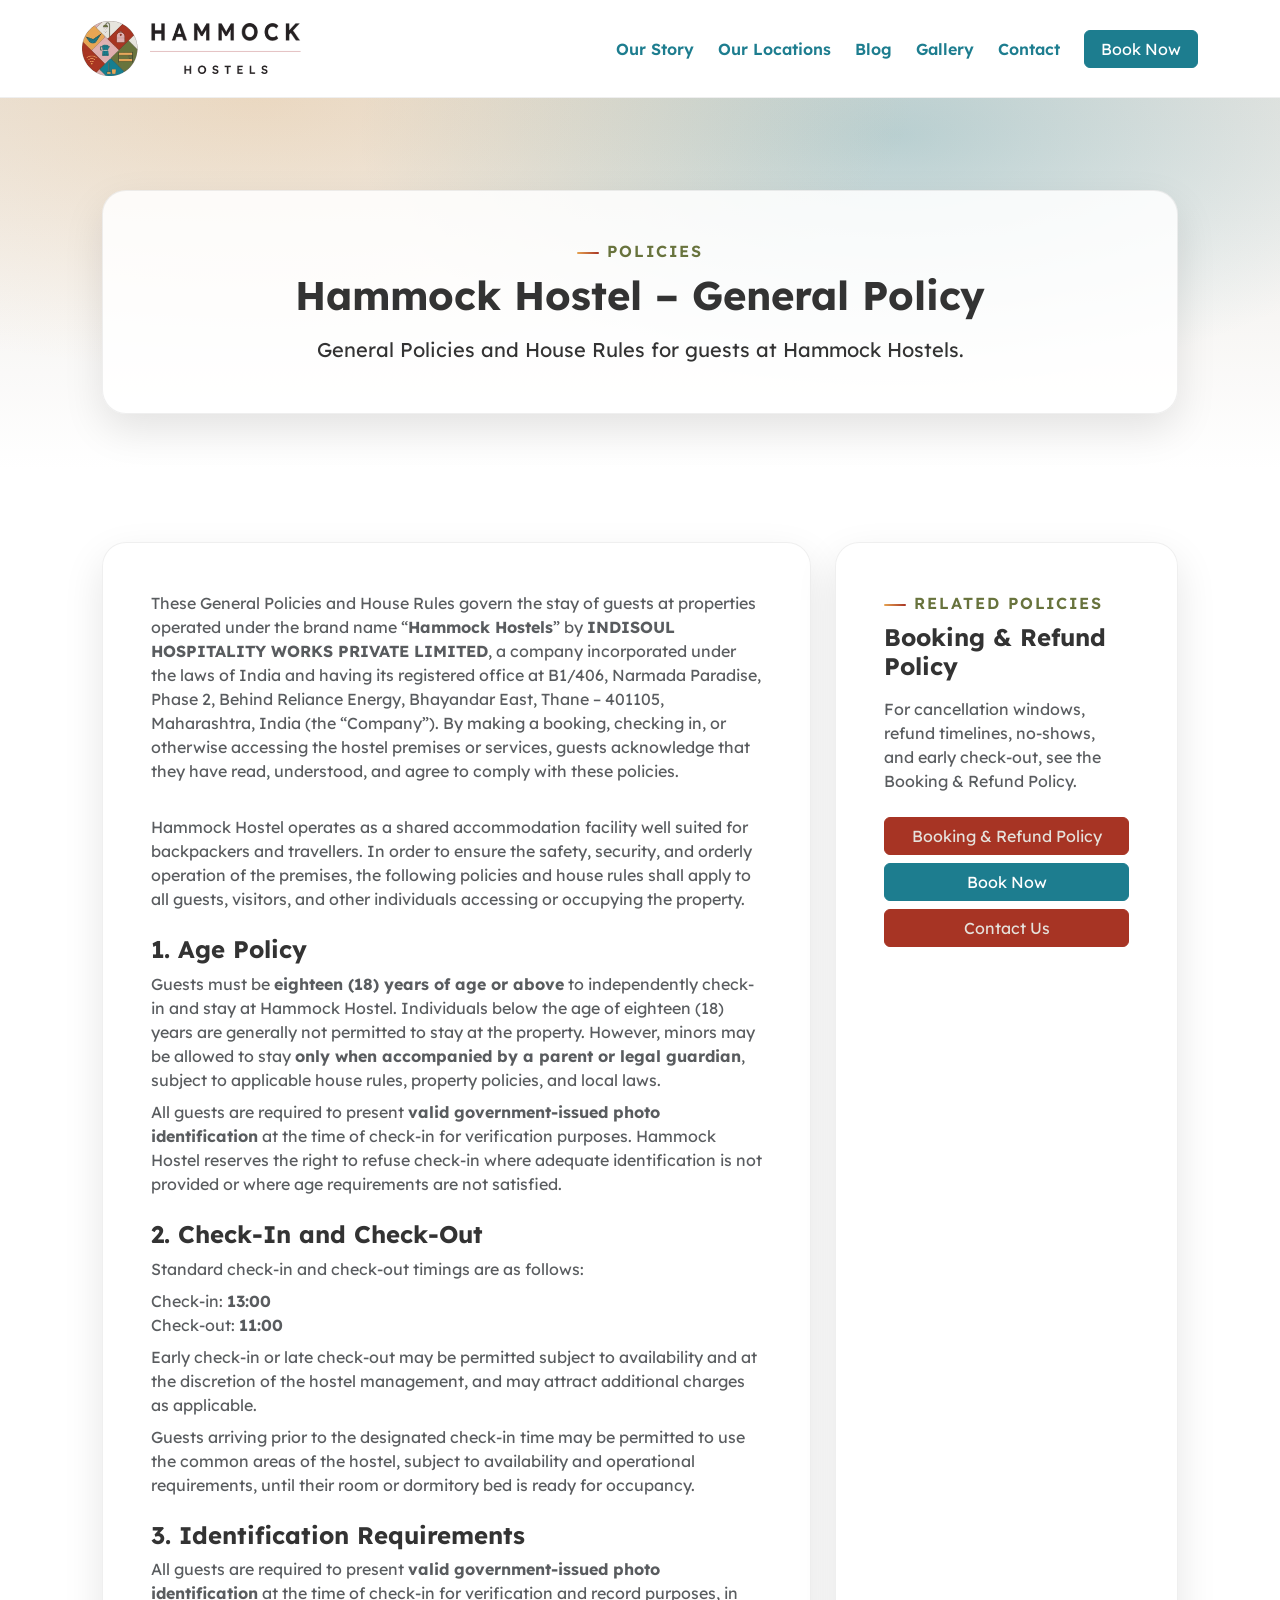
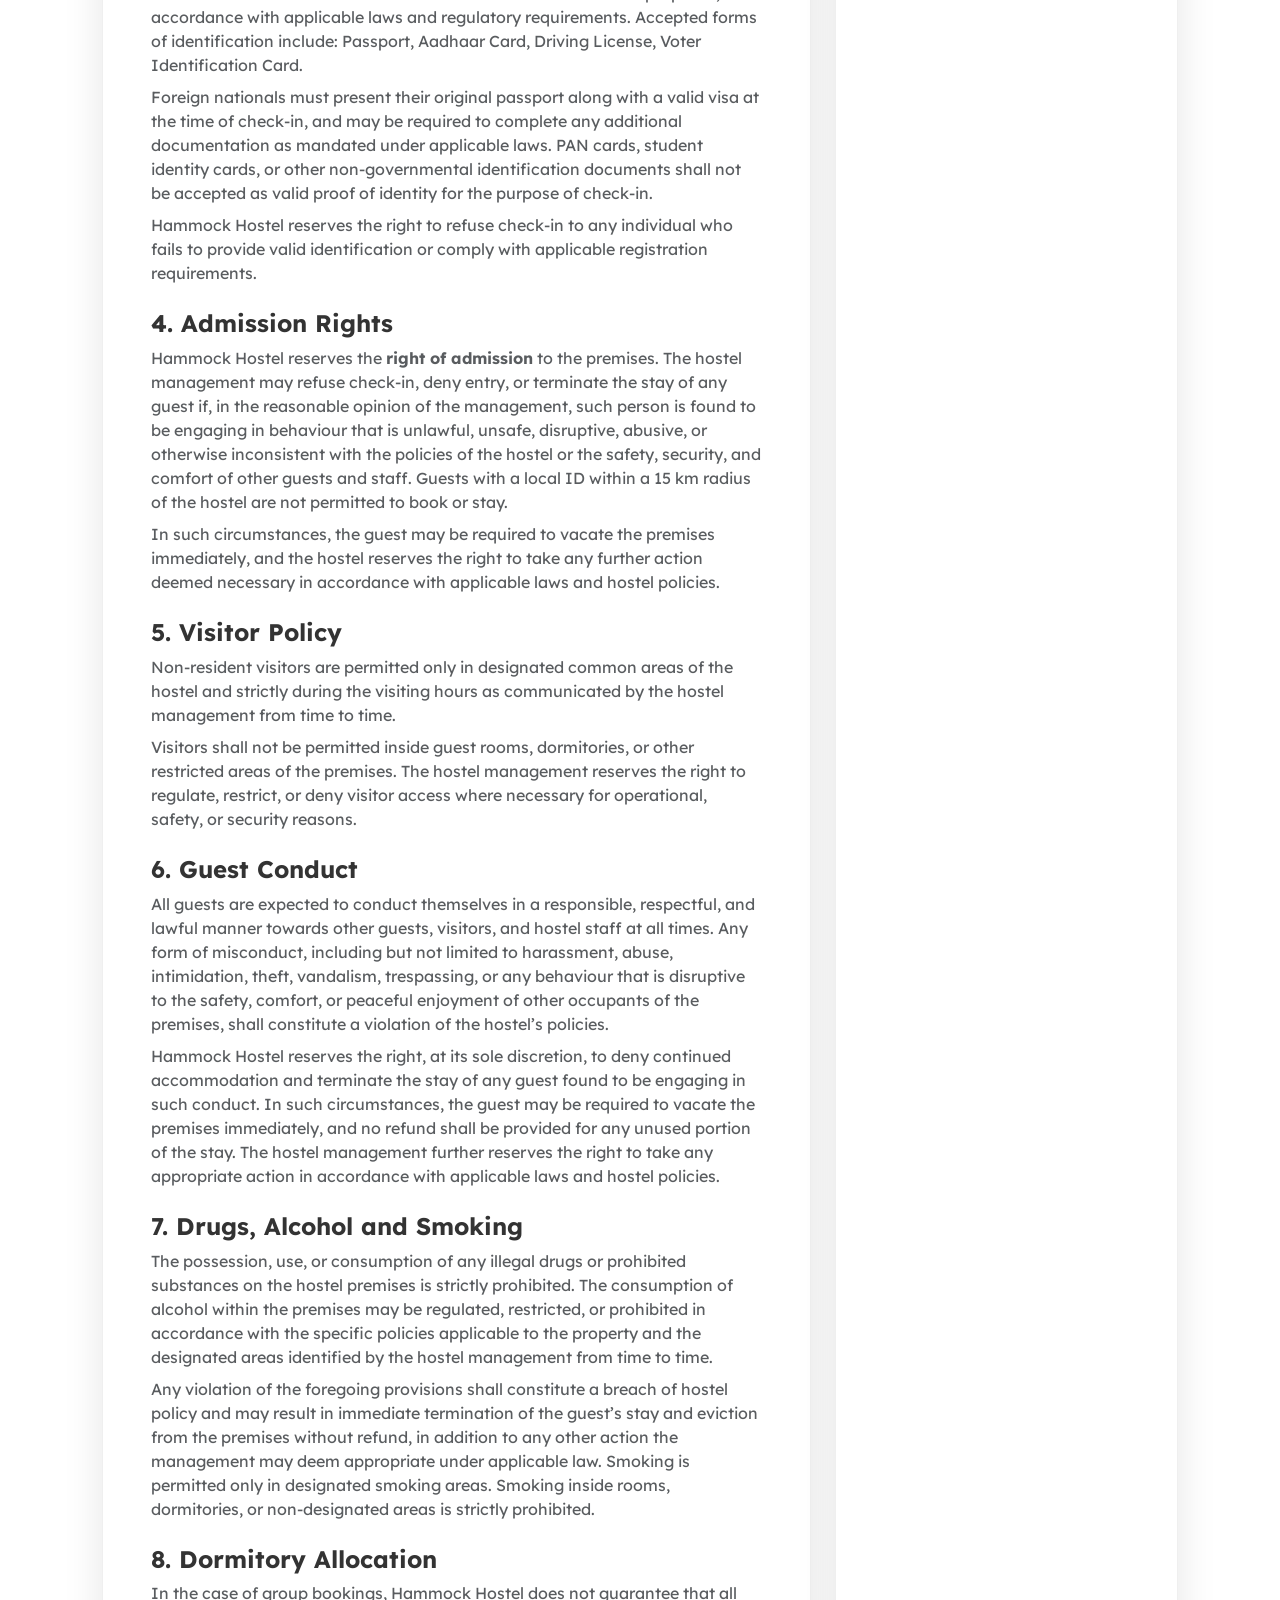
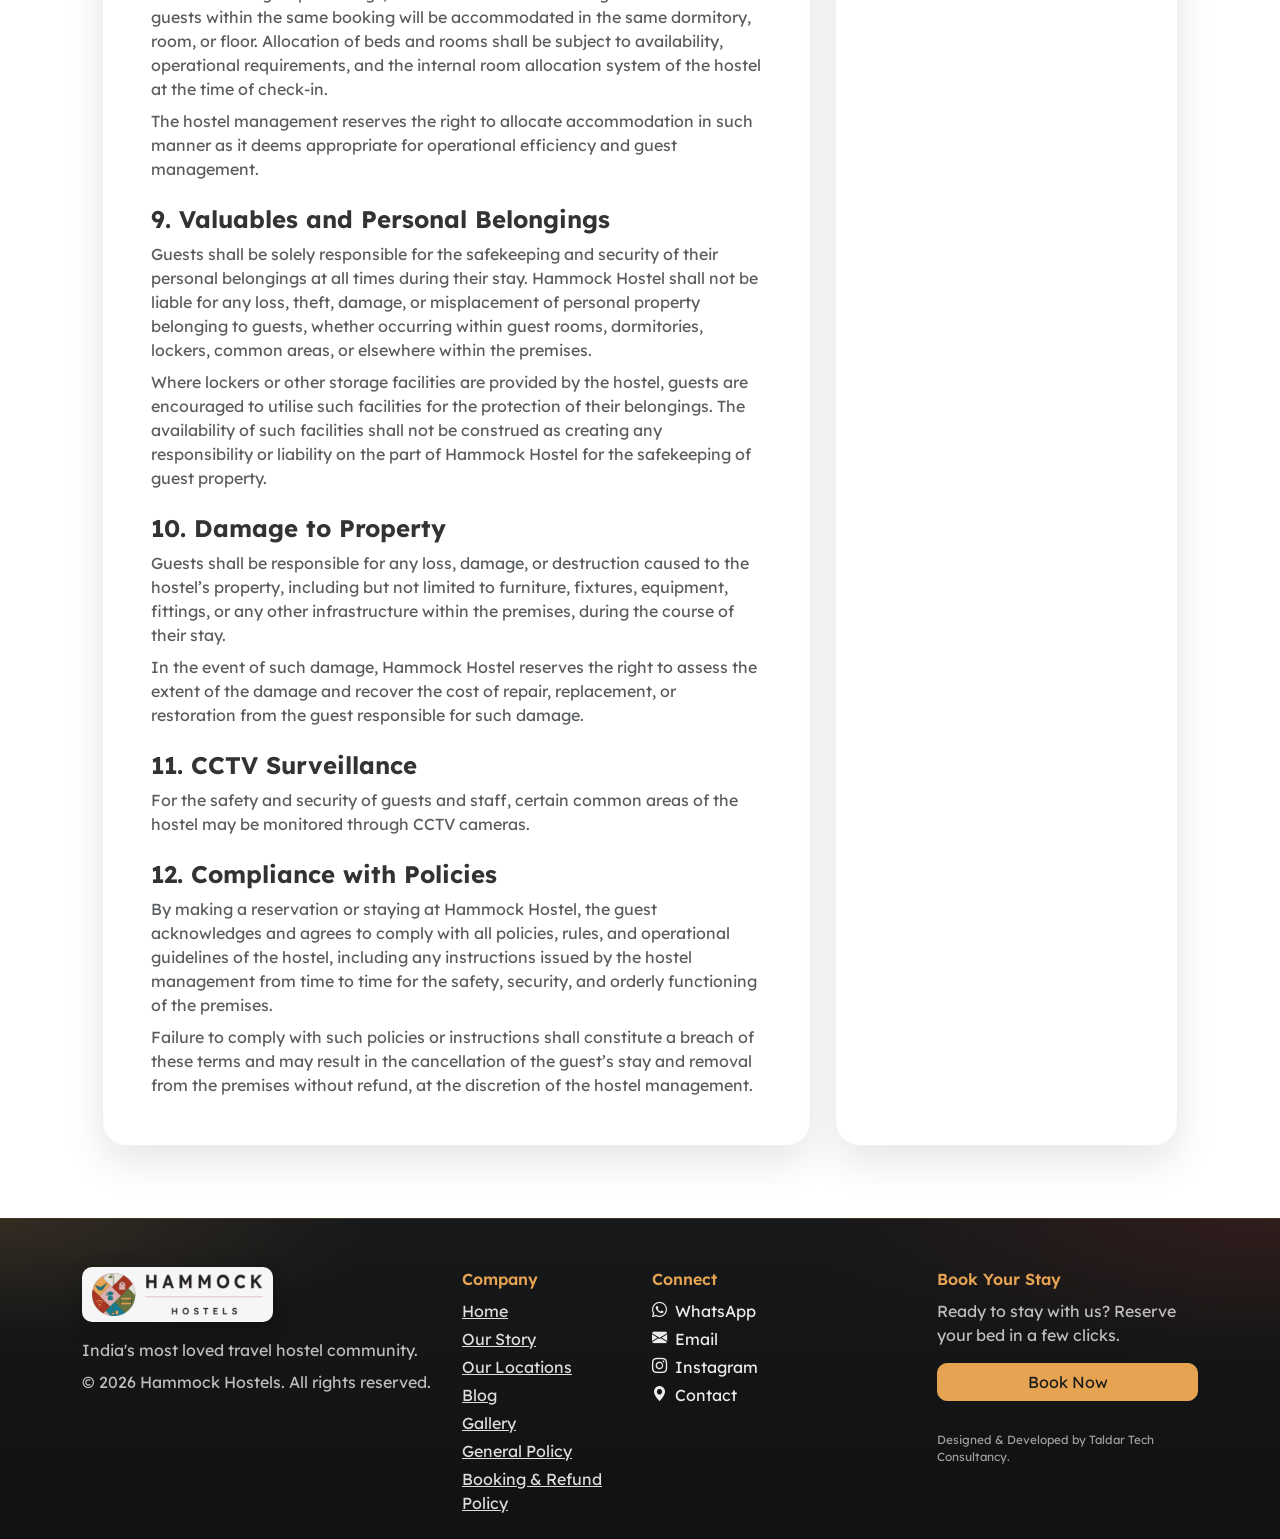
<file: general-policy.html>
<!doctype html>
<html lang="en">
  <head>
    <meta charset="utf-8" />
    <meta name="viewport" content="width=device-width, initial-scale=1" />
    <title>General Policy | Hammock Hostels</title>
    <meta
      name="description"
      content="Read the General Policy and house rules for stays at Hammock Hostels, including check-in, conduct, visitors, and safety guidelines."
    />

    <link rel="canonical" href="https://hammockhostels.com/general-policy.html" />
    <meta name="robots" content="index, follow" />
    <meta name="author" content="Hammock Hostels" />
    <meta property="og:title" content="General Policy | Hammock Hostels" />
    <meta
      property="og:description"
      content="Read the General Policy and house rules for stays at Hammock Hostels, including check-in, conduct, visitors, and safety guidelines."
    />
    <meta property="og:type" content="website" />
    <meta property="og:url" content="https://hammockhostels.com/general-policy.html" />
    <meta property="og:image" content="https://hammockhostels.com/assets/logo/hammock-logo-without-letter.png" />
    <meta property="og:site_name" content="Hammock Hostels" />
    <meta name="twitter:card" content="summary_large_image" />
    <meta name="twitter:title" content="General Policy | Hammock Hostels" />
    <meta
      name="twitter:description"
      content="Read the General Policy and house rules for stays at Hammock Hostels, including check-in, conduct, visitors, and safety guidelines."
    />
    <meta name="twitter:image" content="https://hammockhostels.com/assets/logo/hammock-logo-without-letter.png" />

    <link rel="icon" href="assets/logo/hammock-logo-without-letter.png" />
    <link href="https://cdn.jsdelivr.net/npm/bootstrap@5.3.3/dist/css/bootstrap.min.css" rel="stylesheet" />
    <link href="https://cdn.jsdelivr.net/npm/bootstrap-icons@1.11.3/font/bootstrap-icons.min.css" rel="stylesheet" />
    <link href="assets/css/style.css" rel="stylesheet" />
  </head>
  <body>
    <nav class="navbar navbar-expand-lg navbar-glass sticky-top">
      <div class="container">
        <a class="navbar-brand d-flex align-items-center gap-2" href="index.html">
          <img loading="lazy" decoding="async" class="brand-logo" src="assets/logo/hammock-logo.png" alt="Hammock Hostels" />
        </a>
        <button class="navbar-toggler" type="button" data-bs-toggle="collapse" data-bs-target="#nav">
          <span class="navbar-toggler-icon"></span>
        </button>
        <div id="nav" class="collapse navbar-collapse">
          <ul class="navbar-nav ms-auto align-items-lg-center gap-lg-2">
            <li class="nav-item"><a class="nav-link" data-nav href="about.html">Our Story</a></li>
            <li class="nav-item"><a class="nav-link" data-nav href="properties.html">Our Locations</a></li>
            <li class="nav-item"><a class="nav-link" data-nav href="blog.html">Blog</a></li>
            <li class="nav-item"><a class="nav-link" data-nav href="gallery.html">Gallery</a></li>
            <li class="nav-item"><a class="nav-link" data-nav href="contact.html">Contact</a></li>
            <li class="nav-item ms-lg-2">
              <a class="btn btn-primary px-3" data-book-now href="https://live.ipms247.com/booking/book-rooms-hammockhostels">Book Now</a>
            </li>
          </ul>
        </div>
      </div>
    </nav>

    <header class="hero hero-inner">
      <div class="container container-narrow">
        <div class="hero-card p-4 p-lg-5 text-center">
          <div class="section-kicker mb-2">Policies</div>
          <h1 class="display-6 fw-bold mb-3">Hammock Hostel – General Policy</h1>
          <p class="lead mb-0">
            General Policies and House Rules for guests at Hammock Hostels.
          </p>
        </div>
      </div>
    </header>

    <main>
      <section class="section pt-0">
        <div class="container container-narrow">
          <div class="row g-4">
            <div class="col-lg-8">
              <div class="hero-card p-4 p-lg-5 h-100">
                <div class="d-grid gap-4 policy-content">
                  <p class="mb-2 text-muted">These General Policies and House Rules govern the stay of guests at properties operated under the brand name &ldquo;<strong>Hammock Hostels</strong>&rdquo; by <strong>INDISOUL HOSPITALITY WORKS PRIVATE LIMITED</strong>, a company incorporated under the laws of India and having its registered office at B1/406, Narmada Paradise, Phase 2, Behind Reliance Energy, Bhayandar East, Thane – 401105, Maharashtra, India (the &ldquo;Company&rdquo;). By making a booking, checking in, or otherwise accessing the hostel premises or services, guests acknowledge that they have read, understood, and agree to comply with these policies.</p>
                  <p class="mb-0 text-muted">Hammock Hostel operates as a shared accommodation facility well suited for backpackers and travellers. In order to ensure the safety, security, and orderly operation of the premises, the following policies and house rules shall apply to all guests, visitors, and other individuals accessing or occupying the property.</p>
                  <div>
                    <h2 class="h4 fw-bold mb-2">1. Age Policy</h2>
                    <p class="mb-2 text-muted">Guests must be <strong>eighteen (18) years of age or above</strong> to independently check-in and stay at Hammock Hostel. Individuals below the age of eighteen (18) years are generally not permitted to stay at the property. However, minors may be allowed to stay <strong>only when accompanied by a parent or legal guardian</strong>, subject to applicable house rules, property policies, and local laws.</p>
                    <p class="mb-0 text-muted">All guests are required to present <strong>valid government-issued photo identification</strong> at the time of check-in for verification purposes. Hammock Hostel reserves the right to refuse check-in where adequate identification is not provided or where age requirements are not satisfied.</p>
                  </div>
                  <div>
                    <h2 class="h4 fw-bold mb-2">2. Check-In and Check-Out</h2>
                    <p class="mb-2 text-muted">Standard check-in and check-out timings are as follows:</p>
                    <p class="mb-2 text-muted">Check-in: <strong>13:00</strong><br />Check-out: <strong>11:00</strong></p>
                    <p class="mb-2 text-muted">Early check-in or late check-out may be permitted subject to availability and at the discretion of the hostel management, and may attract additional charges as applicable.</p>
                    <p class="mb-0 text-muted">Guests arriving prior to the designated check-in time may be permitted to use the common areas of the hostel, subject to availability and operational requirements, until their room or dormitory bed is ready for occupancy.</p>
                  </div>
                  <div>
                    <h2 class="h4 fw-bold mb-2">3. Identification Requirements</h2>
                    <p class="mb-2 text-muted">All guests are required to present <strong>valid government-issued photo identification</strong> at the time of check-in for verification and record purposes, in accordance with applicable laws and regulatory requirements. Accepted forms of identification include: Passport, Aadhaar Card, Driving License, Voter Identification Card.</p>
                    <p class="mb-2 text-muted">Foreign nationals must present their original passport along with a valid visa at the time of check-in, and may be required to complete any additional documentation as mandated under applicable laws. PAN cards, student identity cards, or other non-governmental identification documents shall not be accepted as valid proof of identity for the purpose of check-in.</p>
                    <p class="mb-0 text-muted">Hammock Hostel reserves the right to refuse check-in to any individual who fails to provide valid identification or comply with applicable registration requirements.</p>
                  </div>
                  <div>
                    <h2 class="h4 fw-bold mb-2">4. Admission Rights</h2>
                    <p class="mb-2 text-muted">Hammock Hostel reserves the <strong>right of admission</strong> to the premises. The hostel management may refuse check-in, deny entry, or terminate the stay of any guest if, in the reasonable opinion of the management, such person is found to be engaging in behaviour that is unlawful, unsafe, disruptive, abusive, or otherwise inconsistent with the policies of the hostel or the safety, security, and comfort of other guests and staff.  Guests with a local ID within a 15 km radius of the hostel are not permitted to book or stay.</p>
                    <p class="mb-0 text-muted">In such circumstances, the guest may be required to vacate the premises immediately, and the hostel reserves the right to take any further action deemed necessary in accordance with applicable laws and hostel policies.</p>
                  </div>
                  <div>
                    <h2 class="h4 fw-bold mb-2">5. Visitor Policy</h2>
                    <p class="mb-2 text-muted">Non-resident visitors are permitted only in designated common areas of the hostel and strictly during the visiting hours as communicated by the hostel management from time to time.</p>
                    <p class="mb-0 text-muted">Visitors shall not be permitted inside guest rooms, dormitories, or other restricted areas of the premises. The hostel management reserves the right to regulate, restrict, or deny visitor access where necessary for operational, safety, or security reasons.</p>
                  </div>
                  <div>
                    <h2 class="h4 fw-bold mb-2">6. Guest Conduct</h2>
                    <p class="mb-2 text-muted">All guests are expected to conduct themselves in a responsible, respectful, and lawful manner towards other guests, visitors, and hostel staff at all times. Any form of misconduct, including but not limited to harassment, abuse, intimidation, theft, vandalism, trespassing, or any behaviour that is disruptive to the safety, comfort, or peaceful enjoyment of other occupants of the premises, shall constitute a violation of the hostel&rsquo;s policies.</p>
                    <p class="mb-0 text-muted">Hammock Hostel reserves the right, at its sole discretion, to deny continued accommodation and terminate the stay of any guest found to be engaging in such conduct. In such circumstances, the guest may be required to vacate the premises immediately, and no refund shall be provided for any unused portion of the stay. The hostel management further reserves the right to take any appropriate action in accordance with applicable laws and hostel policies.</p>
                  </div>
                  <div>
                    <h2 class="h4 fw-bold mb-2">7. Drugs, Alcohol and Smoking</h2>
                    <p class="mb-2 text-muted">The possession, use, or consumption of any illegal drugs or prohibited substances on the hostel premises is strictly prohibited. The consumption of alcohol within the premises may be regulated, restricted, or prohibited in accordance with the specific policies applicable to the property and the designated areas identified by the hostel management from time to time.</p>
                    <p class="mb-0 text-muted">Any violation of the foregoing provisions shall constitute a breach of hostel policy and may result in immediate termination of the guest&rsquo;s stay and eviction from the premises without refund, in addition to any other action the management may deem appropriate under applicable law. Smoking is permitted only in designated smoking areas. Smoking inside rooms, dormitories, or non-designated areas is strictly prohibited.</p>
                  </div>
                  <div>
                    <h2 class="h4 fw-bold mb-2">8. Dormitory Allocation</h2>
                    <p class="mb-2 text-muted">In the case of group bookings, Hammock Hostel does not guarantee that all guests within the same booking will be accommodated in the same dormitory, room, or floor. Allocation of beds and rooms shall be subject to availability, operational requirements, and the internal room allocation system of the hostel at the time of check-in.</p>
                    <p class="mb-0 text-muted">The hostel management reserves the right to allocate accommodation in such manner as it deems appropriate for operational efficiency and guest management.</p>
                  </div>
                  <div>
                    <h2 class="h4 fw-bold mb-2">9. Valuables and Personal Belongings</h2>
                    <p class="mb-2 text-muted">Guests shall be solely responsible for the safekeeping and security of their personal belongings at all times during their stay. Hammock Hostel shall not be liable for any loss, theft, damage, or misplacement of personal property belonging to guests, whether occurring within guest rooms, dormitories, lockers, common areas, or elsewhere within the premises.</p>
                    <p class="mb-0 text-muted">Where lockers or other storage facilities are provided by the hostel, guests are encouraged to utilise such facilities for the protection of their belongings. The availability of such facilities shall not be construed as creating any responsibility or liability on the part of Hammock Hostel for the safekeeping of guest property.</p>
                  </div>
                  <div>
                    <h2 class="h4 fw-bold mb-2">10. Damage to Property</h2>
                    <p class="mb-2 text-muted">Guests shall be responsible for any loss, damage, or destruction caused to the hostel&rsquo;s property, including but not limited to furniture, fixtures, equipment, fittings, or any other infrastructure within the premises, during the course of their stay.</p>
                    <p class="mb-0 text-muted">In the event of such damage, Hammock Hostel reserves the right to assess the extent of the damage and recover the cost of repair, replacement, or restoration from the guest responsible for such damage.</p>
                  </div>
                  <div>
                    <h2 class="h4 fw-bold mb-2">11. CCTV Surveillance</h2>
                    <p class="mb-0 text-muted">For the safety and security of guests and staff, certain common areas of the hostel may be monitored through CCTV cameras.</p>
                  </div>
                  <div>
                    <h2 class="h4 fw-bold mb-2">12. Compliance with Policies</h2>
                    <p class="mb-2 text-muted">By making a reservation or staying at Hammock Hostel, the guest acknowledges and agrees to comply with all policies, rules, and operational guidelines of the hostel, including any instructions issued by the hostel management from time to time for the safety, security, and orderly functioning of the premises.</p>
                    <p class="mb-0 text-muted">Failure to comply with such policies or instructions shall constitute a breach of these terms and may result in the cancellation of the guest&rsquo;s stay and removal from the premises without refund, at the discretion of the hostel management.</p>
                  </div>
                </div>
              </div>
            </div>
            <div class="col-lg-4">
              <div class="hero-card p-4 p-lg-5 h-100">
                <div class="section-kicker mb-2">Related policies</div>
                <h2 class="h4 fw-bold mb-3">Booking &amp; Refund Policy</h2>
                <p class="text-muted mb-4">
                  For cancellation windows, refund timelines, no-shows, and early check-out, see the Booking &amp; Refund Policy.
                </p>
                <div class="d-grid gap-2">
                  <a class="btn btn-outline-primary" href="booking-refund-policy.html">Booking &amp; Refund Policy</a>
                  <a class="btn btn-primary" data-book-now href="https://live.ipms247.com/booking/book-rooms-hammockhostels">Book Now</a>
                  <a class="btn btn-outline-primary" href="contact.html">Contact Us</a>
                </div>
              </div>
            </div>
          </div>
        </div>
      </section>
    </main>

    <footer class="pt-5 pb-4">
      <div class="container">
        <div class="row g-4 align-items-start footer-grid">
          <div class="col-lg-4">
            <img loading="lazy" decoding="async" class="footer-logo" src="assets/logo/hammock-logo.png" alt="Hammock Hostels" />
            <p class="mt-3 mb-2 fineprint">India's most loved travel hostel community.</p>
            <p class="mb-0 fineprint">© <span data-current-year></span> Hammock Hostels. All rights reserved.</p>
          </div>

          <div class="col-6 col-md-4 col-lg-2">
            <div class="fw-semibold mb-2">Company</div>
            <div class="d-grid gap-1">
              <a href="index.html">Home</a>
              <a href="about.html">Our Story</a>
              <a href="properties.html">Our Locations</a>
              <a href="blog.html">Blog</a>
              <a href="gallery.html">Gallery</a>
              <a href="general-policy.html">General Policy</a>
              <a href="booking-refund-policy.html">Booking &amp; Refund Policy</a>
            </div>
          </div>

          <div class="col-6 col-md-4 col-lg-3">
            <div class="fw-semibold mb-2">Connect</div>
            <div class="d-grid gap-1 footer-social-links">
              <a href="https://wa.me/+919152216941" target="_blank" rel="noopener noreferrer"><i class="bi bi-whatsapp me-2" aria-hidden="true"></i>WhatsApp</a>
              <a href="mailto:hello@hammockhostels.com"><i class="bi bi-envelope-fill me-2" aria-hidden="true"></i>Email</a>
              <a href="https://www.instagram.com/hammock.hostels?igsh=cXl5Z3djZmlzbGJj" target="_blank" rel="noopener noreferrer"><i class="bi bi-instagram me-2" aria-hidden="true"></i>Instagram</a>
              <a href="contact.html"><i class="bi bi-geo-alt-fill me-2" aria-hidden="true"></i>Contact</a>
            </div>
          </div>

          <div class="col-md-4 col-lg-3">
            <div class="fw-semibold mb-2">Book Your Stay</div>
            <p class="fineprint mb-3">Ready to stay with us? Reserve your bed in a few clicks.</p>
            <a class="btn btn-primary w-100" data-book-now href="https://live.ipms247.com/booking/book-rooms-hammockhostels">Book Now</a>
            <a class="fineprint d-inline-block text-decoration-none" href="https://taldartechconsultancy.com" target="_blank" rel="noopener noreferrer">Designed &amp; Developed by Taldar Tech Consultancy.</a>
          </div>
        </div>
      </div>
    </footer>

    <script src="https://cdn.jsdelivr.net/npm/bootstrap@5.3.3/dist/js/bootstrap.bundle.min.js"></script>
    <script src="assets/js/main.js"></script>
  </body>
</html>
</file>
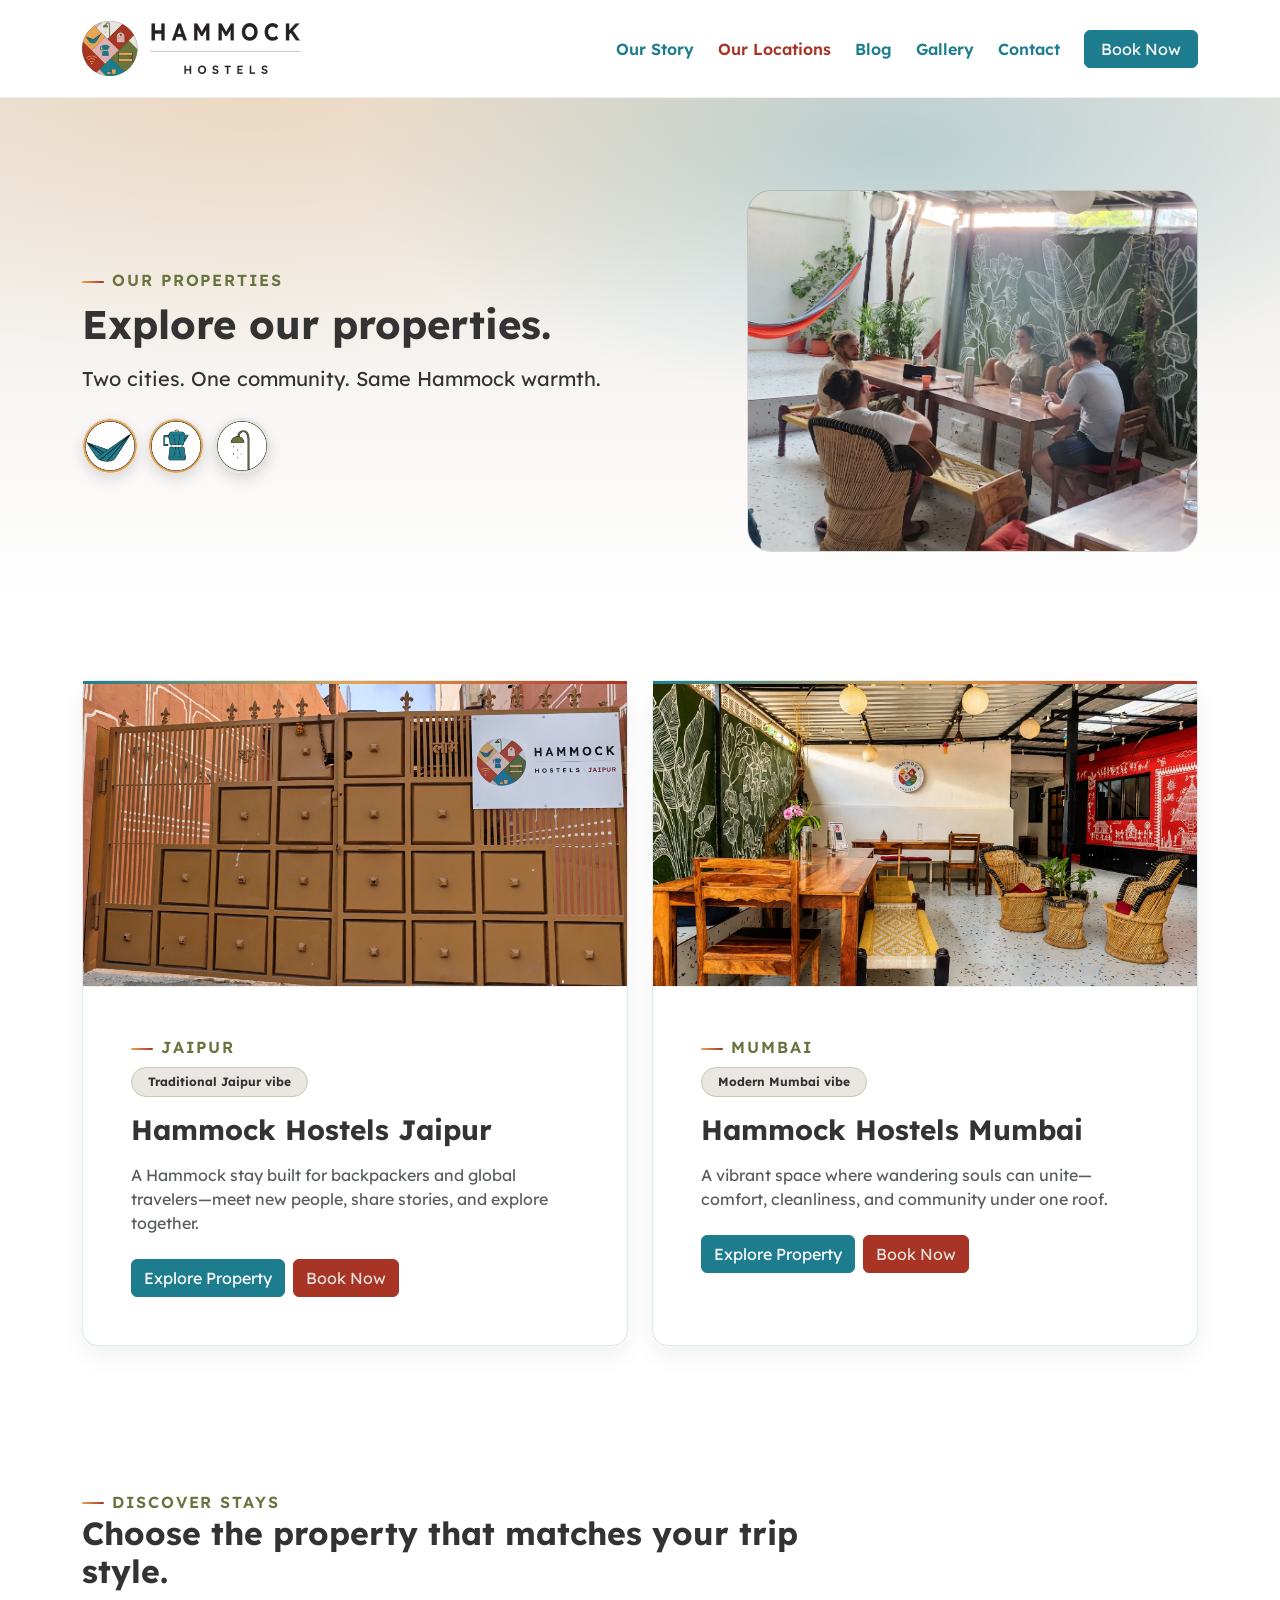
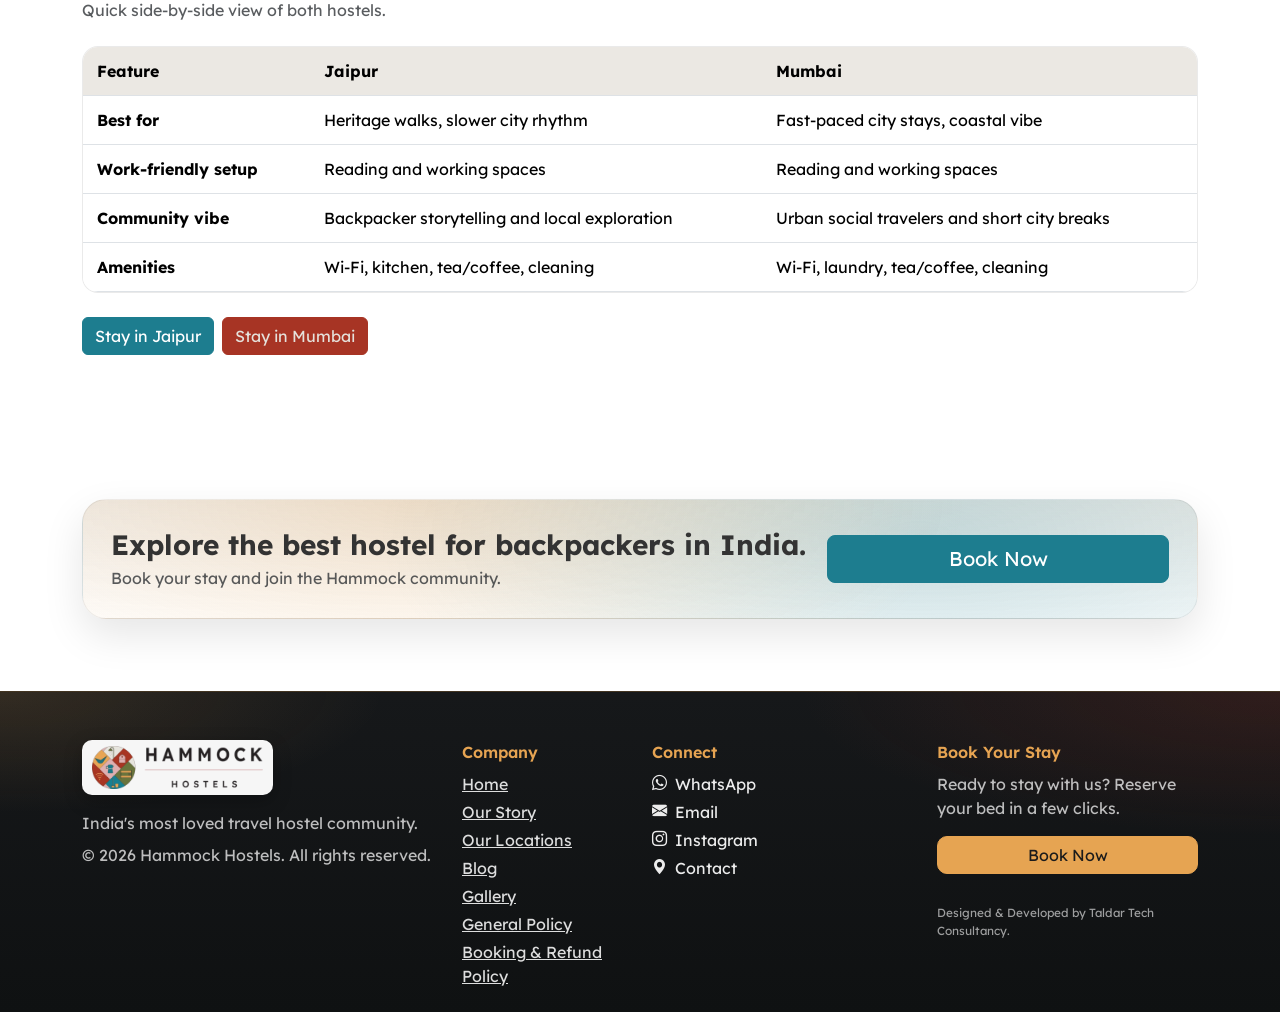
<file: properties.html>
<!doctype html>
<html lang="en">
  <head>
    <meta charset="utf-8" />
    <meta name="viewport" content="width=device-width, initial-scale=1" />
    <title>Our Properties | Hammock Hostels Jaipur & Mumbai</title>
    <meta name="description" content="Explore Our Properties at Hammock Hostels in Jaipur and Mumbai with cozy stays, social vibes, and travel-friendly amenities." />

    <link rel="canonical" href="https://hammockhostels.com/properties.html" />
    <meta name="robots" content="index, follow" />
    <meta name="author" content="Hammock Hostels" />
    <meta property="og:title" content="Our Properties | Hammock Hostels Jaipur & Mumbai" />
    <meta property="og:description" content="Explore Our Properties at Hammock Hostels in Jaipur and Mumbai with cozy stays, social vibes, and travel-friendly amenities." />
    <meta property="og:type" content="website" />
    <meta property="og:url" content="https://hammockhostels.com/properties.html" />
    <meta property="og:image" content="https://hammockhostels.com/assets/logo/hammock-logo-without-letter.png" />
    <meta property="og:site_name" content="Hammock Hostels" />
    <meta name="twitter:card" content="summary_large_image" />
    <meta name="twitter:title" content="Our Properties | Hammock Hostels Jaipur & Mumbai" />
    <meta name="twitter:description" content="Explore Our Properties at Hammock Hostels in Jaipur and Mumbai with cozy stays, social vibes, and travel-friendly amenities." />
    <meta name="twitter:image" content="https://hammockhostels.com/assets/logo/hammock-logo-without-letter.png" />


    <link rel="icon" href="assets/logo/hammock-logo-without-letter.png" />
    <link href="https://cdn.jsdelivr.net/npm/bootstrap@5.3.3/dist/css/bootstrap.min.css" rel="stylesheet" />
    <link href="https://cdn.jsdelivr.net/npm/bootstrap-icons@1.11.3/font/bootstrap-icons.min.css" rel="stylesheet" />
    <link href="assets/css/style.css" rel="stylesheet" />
  </head>
  <body>
    <nav class="navbar navbar-expand-lg navbar-glass sticky-top">
      <div class="container">
        <a class="navbar-brand d-flex align-items-center gap-2" href="index.html">
          <img loading="lazy" decoding="async" class="brand-logo" src="assets/logo/hammock-logo.png" alt="Hammock Hostels" />
        </a>
        <button class="navbar-toggler" type="button" data-bs-toggle="collapse" data-bs-target="#nav">
          <span class="navbar-toggler-icon"></span>
        </button>
        <div id="nav" class="collapse navbar-collapse">
          <ul class="navbar-nav ms-auto align-items-lg-center gap-lg-2">
            <li class="nav-item"><a class="nav-link" data-nav href="about.html">Our Story</a></li>
            <li class="nav-item"><a class="nav-link" data-nav href="properties.html">Our Locations</a></li>
            <li class="nav-item"><a class="nav-link" data-nav href="blog.html">Blog</a></li>
            <li class="nav-item"><a class="nav-link" data-nav href="gallery.html">Gallery</a></li>
            <li class="nav-item"><a class="nav-link" data-nav href="contact.html">Contact</a></li>
            <li class="nav-item ms-lg-2">
              <a class="btn btn-primary px-3" data-book-now href="https://live.ipms247.com/booking/book-rooms-hammockhostels">Book Now</a>
            </li>
          </ul>
        </div>
      </div>
    </nav>

    <header class="hero">
      <div class="container">
        <div class="row align-items-center g-4">
          <div class="col-lg-7">
            <div class="section-kicker mb-2">Our Properties</div>
            <h1 class="display-6 fw-bold mb-3">Explore our properties.</h1>
            <p class="lead mb-0">Two cities. One community. Same Hammock warmth.</p>
            <div class="logo-cluster mt-4" aria-hidden="true">
                <img loading="lazy" decoding="async" class="logo-chip" src="assets/icons/logo-pack/Asset_34-8daa508a-42c5-44bd-9a70-e405651a3293.png" alt="" aria-hidden="true" />
                <img loading="lazy" decoding="async" class="logo-chip" src="assets/icons/logo-pack/Asset_33-7c6a63aa-bf30-413d-ad5d-feba4c67ce2e.png" alt="" aria-hidden="true" />
                <img loading="lazy" decoding="async" class="logo-chip" src="assets/icons/logo-pack/Asset_30-63a9f357-3b24-4699-88d5-4d96b8bf641d.png" alt="" aria-hidden="true" />
            </div>
          </div>
          <div class="col-lg-5">
            <div class="hero-media">
              <picture>
                <source srcset="assets/images/hammock-03.webp" type="image/webp" />
                <img loading="eager" fetchpriority="high" decoding="async" src="assets/images/hammock-03.webp" alt="Hammock Hostels properties" />
              </picture>
            </div>
          </div>
        </div>
      </div>
    </header>

    <main>
      <section class="section">
        <div class="container">
          <div class="row g-4">
            <div class="col-lg-6">
              <div class="card card-soft h-100">
                <div class="property-thumb">
                  <picture>
                    <source srcset="assets/images/jaipur.webp" type="image/webp" />
                    <img loading="lazy" decoding="async" src="assets/images/jaipur.webp" alt="Traditional Jaipur-style Hammock Hostels ambience" />
                  </picture>
                </div>
                <div class="card-body p-4 p-lg-5">
                  <div class="section-kicker mb-2">Jaipur</div>
                  <span class="badge rounded-pill badge-soft px-3 py-2 mb-3">Traditional Jaipur vibe</span>
                  <h2 class="h3 fw-bold mb-3">Hammock Hostels Jaipur</h2>
                  <p class="text-muted mb-4">
                    A Hammock stay built for backpackers and global travelers—meet new people, share stories, and explore together.
                  </p>
                  <div class="d-flex gap-2">
                    <a class="btn btn-primary" href="jaipur.html">Explore Property</a>
                    <a class="btn btn-outline-primary" data-book-now href="https://live.ipms247.com/booking/book-rooms-hammockhostels">Book Now</a>
                  </div>
                </div>
              </div>
            </div>
            <div class="col-lg-6">
              <div class="card card-soft h-100">
                <div class="property-thumb">
                  <picture>
                    <source srcset="assets/images/mumbai.webp" type="image/webp" />
                    <img loading="lazy" decoding="async" src="assets/images/mumbai.webp" alt="Modern Mumbai-style Hammock Hostels ambience" />
                  </picture>
                </div>
                <div class="card-body p-4 p-lg-5">
                  <div class="section-kicker mb-2">Mumbai</div>
                  <span class="badge rounded-pill badge-soft px-3 py-2 mb-3">Modern Mumbai vibe</span>
                  <h2 class="h3 fw-bold mb-3">Hammock Hostels Mumbai</h2>
                  <p class="text-muted mb-4">
                    A vibrant space where wandering souls can unite—comfort, cleanliness, and community under one roof.
                  </p>
                  <div class="d-flex gap-2">
                    <a class="btn btn-primary" href="mumbai.html">Explore Property</a>
                    <a class="btn btn-outline-primary" data-book-now href="https://live.ipms247.com/booking/book-rooms-hammockhostels">Book Now</a>
                  </div>
                </div>
              </div>
            </div>
          </div>
        </div>
      </section>

      <section class="section pt-0">
        <div class="container">
          <div class="section-heading mb-4">
            <div class="section-kicker">Discover Stays</div>
            <h2 class="h2 fw-bold mb-2">Choose the property that matches your trip style.</h2>
            <p class="text-muted mb-0">Quick side-by-side view of both hostels.</p>
          </div>
          <div class="property-compare">
            <div class="table-responsive">
              <table class="table align-middle mb-0">
                <thead>
                  <tr>
                    <th scope="col">Feature</th>
                    <th scope="col">Jaipur</th>
                    <th scope="col">Mumbai</th>
                  </tr>
                </thead>
                <tbody>
                  <tr>
                    <th scope="row">Best for</th>
                    <td>Heritage walks, slower city rhythm</td>
                    <td>Fast-paced city stays, coastal vibe</td>
                  </tr>
                  <tr>
                    <th scope="row">Work-friendly setup</th>
                    <td>Reading and working spaces</td>
                    <td>Reading and working spaces</td>
                  </tr>
                  <tr>
                    <th scope="row">Community vibe</th>
                    <td>Backpacker storytelling and local exploration</td>
                    <td>Urban social travelers and short city breaks</td>
                  </tr>
                  <tr>
                    <th scope="row">Amenities</th>
                    <td>Wi-Fi, kitchen, tea/coffee, cleaning</td>
                    <td>Wi-Fi, laundry, tea/coffee, cleaning</td>
                  </tr>
                </tbody>
              </table>
            </div>
          </div>
          <div class="d-flex flex-wrap gap-2 mt-4">
            <a class="btn btn-primary" href="jaipur.html">Stay in Jaipur</a>
            <a class="btn btn-outline-primary" href="mumbai.html">Stay in Mumbai</a>
          </div>
        </div>
      </section>

      <section class="section pt-0">
        <div class="container">
          <div class="cta-band">
            <div class="row g-3 align-items-center">
              <div class="col-lg-8">
                <h2 class="h3 fw-bold mb-1">Explore the best hostel for backpackers in India.</h2>
                <p class="text-muted mb-0">Book your stay and join the Hammock community.</p>
              </div>
              <div class="col-lg-4 text-lg-end">
                <a class="btn btn-primary btn-lg w-100 w-lg-auto px-4" data-book-now href="https://live.ipms247.com/booking/book-rooms-hammockhostels">Book Now</a>
              </div>
            </div>
          </div>
        </div>
      </section>
    </main>
    <footer class="pt-5 pb-4">
      <div class="container">
        <div class="row g-4 align-items-start footer-grid">
          <div class="col-lg-4">
            <img loading="lazy" decoding="async" class="footer-logo" src="assets/logo/hammock-logo.png" alt="Hammock Hostels" />
            <p class="mt-3 mb-2 fineprint">India's most loved travel hostel community.</p>
            <p class="mb-0 fineprint">© <span data-current-year></span> Hammock Hostels. All rights reserved.</p>
          </div>

          <div class="col-6 col-md-4 col-lg-2">
            <div class="fw-semibold mb-2">Company</div>
            <div class="d-grid gap-1">
              <a href="index.html">Home</a>
              <a href="about.html">Our Story</a>
              <a href="properties.html">Our Locations</a>
              <a href="blog.html">Blog</a>
              <a href="gallery.html">Gallery</a>
              <a href="general-policy.html">General Policy</a>
              <a href="booking-refund-policy.html">Booking &amp; Refund Policy</a>
            </div>
          </div>

          <div class="col-6 col-md-4 col-lg-3">
            <div class="fw-semibold mb-2">Connect</div>
            <div class="d-grid gap-1 footer-social-links">
              <a href="https://wa.me/+919152216941" target="_blank" rel="noopener noreferrer"><i class="bi bi-whatsapp me-2" aria-hidden="true"></i>WhatsApp</a>
              <a href="mailto:hello@hammockhostels.com"><i class="bi bi-envelope-fill me-2" aria-hidden="true"></i>Email</a>
              <a href="https://www.instagram.com/hammock.hostels?igsh=cXl5Z3djZmlzbGJj" target="_blank" rel="noopener noreferrer"><i class="bi bi-instagram me-2" aria-hidden="true"></i>Instagram</a>
              <a href="contact.html"><i class="bi bi-geo-alt-fill me-2" aria-hidden="true"></i>Contact</a>
            </div>
          </div>

          <div class="col-md-4 col-lg-3">
            <div class="fw-semibold mb-2">Book Your Stay</div>
            <p class="fineprint mb-3">Ready to stay with us? Reserve your bed in a few clicks.</p>
            <a class="btn btn-primary w-100" data-book-now href="https://live.ipms247.com/booking/book-rooms-hammockhostels">Book Now</a>
            <a class="fineprint d-inline-block text-decoration-none" href="https://taldartechconsultancy.com" target="_blank" rel="noopener noreferrer">Designed &amp; Developed by Taldar Tech Consultancy.</a>
          </div>
        </div>
      </div>
    </footer>

    <script src="https://cdn.jsdelivr.net/npm/bootstrap@5.3.3/dist/js/bootstrap.bundle.min.js"></script>
    <script src="assets/js/main.js"></script>
  </body>
</html>
</file>
<file: assets/css/style.css>
/* Hammock Hostels — static Bootstrap theme layer */

:root{
  --color-primary:#1D7D8F;
  --color-olive:#68733D;
  --color-rust:#A73424;
  --color-sand:#E6A452;
  --color-cream:#E5E1DB;
  --color-charcoal:#333333;

  --bs-body-color: var(--color-charcoal);
  --bs-body-bg: #fff;

  --shadow-soft: 0 16px 40px rgba(0,0,0,.10);
  --radius-lg: 24px;
  --radius-md: 16px;
  --radius-sm: 12px;
}

@font-face{
  font-family:"Lexend Deca";
  src:url("../fonts/lexend-deca/LexendDeca-Regular.ttf") format("truetype");
  font-weight:400;
  font-style:normal;
  font-display:swap;
}
@font-face{
  font-family:"Lexend Deca";
  src:url("../fonts/lexend-deca/LexendDeca-Medium.ttf") format("truetype");
  font-weight:500;
  font-style:normal;
  font-display:swap;
}
@font-face{
  font-family:"Lexend Deca";
  src:url("../fonts/lexend-deca/LexendDeca-SemiBold.ttf") format("truetype");
  font-weight:600;
  font-style:normal;
  font-display:swap;
}
@font-face{
  font-family:"Lexend Deca";
  src:url("../fonts/lexend-deca/LexendDeca-Bold.ttf") format("truetype");
  font-weight:700;
  font-style:normal;
  font-display:swap;
}

html, body{
  font-family:"Lexend Deca", system-ui, -apple-system, Segoe UI, Roboto, Arial, sans-serif;
}

a{ color: var(--color-primary); }
a:hover{ color: color-mix(in srgb, var(--color-primary) 85%, #000); }

.container-narrow{
  max-width: 1100px;
}

.brand-logo{
  height: 55px;
  width: auto;
  transition: transform .35s ease;
}
.brand-logo:hover{
  transform: translateY(-1px) scale(1.02);
}
@media (max-width: 575.98px){
  .brand-logo{
    height: 38px;
  }
  .navbar-brand{
    padding: 5px 10px;
  }
}

.navbar{
  --bs-navbar-padding-y: 1rem;
}
.navbar-glass{
  background: rgba(255,255,255,.86);
  backdrop-filter: blur(10px);
  border-bottom: 1px solid rgba(51,51,51,.08);
}
.navbar-glass .navbar-toggler{
  border-color: rgba(51,51,51,.18);
}
.navbar-glass .navbar-toggler:focus{
  box-shadow: 0 0 0 .2rem rgba(29,125,143,.18);
}
.navbar-glass .navbar-toggler-icon{
  background-image: url("data:image/svg+xml,%3csvg xmlns='http://www.w3.org/2000/svg' viewBox='0 0 30 30'%3e%3cpath stroke='rgba%2851,51,51,0.85%29' stroke-linecap='round' stroke-miterlimit='10' stroke-width='2' d='M4 7h22M4 15h22M4 23h22'/%3e%3c/svg%3e");
}
.navbar-nav .nav-link{
  color: var(--color-primary);
  font-weight: 600;
  transition: color .22s ease;
}
.navbar-nav .nav-link:hover{
  color: var(--color-rust);
}
.navbar-nav .nav-link.active{
  color: var(--color-rust);
}

.btn-primary{
  --bs-btn-bg: var(--color-primary);
  --bs-btn-border-color: var(--color-primary);
  --bs-btn-hover-bg: color-mix(in srgb, var(--color-primary) 85%, #000);
  --bs-btn-hover-border-color: color-mix(in srgb, var(--color-primary) 85%, #000);
  --bs-btn-active-bg: color-mix(in srgb, var(--color-primary) 75%, #000);
  --bs-btn-active-border-color: color-mix(in srgb, var(--color-primary) 75%, #000);
  transition: transform .22s ease, box-shadow .22s ease;
}

.btn-outline-primary{
  --bs-btn-bg: var(--color-rust);
  --bs-btn-color: var(--color-cream);
  --bs-btn-border-color: var(--color-rust);
  --bs-btn-hover-bg: color-mix(in srgb, var(--color-rust) 85%, #000);
  --bs-btn-hover-border-color: color-mix(in srgb, var(--color-rust) 85%, #000);
  transition: transform .22s ease, box-shadow .22s ease;
}
.btn-primary:hover,
.btn-outline-primary:hover{
  transform: translateY(-2px);
  box-shadow: 0 10px 20px rgba(0,0,0,.12);
}

.badge-soft{
  background: color-mix(in srgb, var(--color-cream) 82%, #fff);
  border: 1px solid color-mix(in srgb, var(--color-olive) 38%, #fff);
  color: var(--color-charcoal);
}

.section{
  padding: 72px 0;
}
@media (max-width: 991.98px){
  .section{ padding: 56px 0; }
}

/* Keep vertical rhythm consistent on every page/section */
.section.pt-0{
  padding-top: 72px !important;
}
@media (max-width: 991.98px){
  .section.pt-0{
    padding-top: 56px !important;
  }
}

.section-heading{
  max-width: 760px;
}
.section-kicker{
  letter-spacing: .12em;
  text-transform: uppercase;
  font-weight: 600;
  font-size: 1rem;
  color: var(--color-olive);
}
.section-kicker::before{
  content: "";
  display: inline-block;
  width: 22px;
  height: 2px;
  margin-right: 8px;
  vertical-align: middle;
  background: linear-gradient(90deg, var(--color-sand), var(--color-rust));
  border-radius: 999px;
}

.display-hero{
  letter-spacing: -0.02em;
}


.logo-cluster{
  display: flex;
  flex-wrap: wrap;
  gap: 10px;
}
.logo-chip{
  width: 56px;
  height: 56px;
  border-radius: 999px;
  border: 1px solid rgba(51,51,51,.14);
  box-shadow: 0 6px 14px rgba(0,0,0,.12);
  background: #fff;
  object-fit: cover;
}
.home-page .logo-chip{
  animation: logoFloat 6.5s ease-in-out infinite;
}
.home-page .logo-chip:nth-child(2){
  animation-delay: .6s;
}
.home-page .logo-chip:nth-child(3){
  animation-delay: 1.2s;
}

.home-page .hero{
  animation: heroFadeIn .9s ease-out both;
}
.home-page .hero-media:not(.hero-media-carousel){
  animation: mediaBreath 8s ease-in-out infinite;
}
.home-page .hero .btn{
  animation: buttonSoftIn .7s ease both;
  animation-delay: .25s;
}

.hero{
  padding: 92px 0 56px;
  background:
    radial-gradient(1200px 500px at 20% 0%, rgba(230,164,82,.24), transparent 55%),
    radial-gradient(900px 420px at 70% 10%, rgba(29,125,143,.25), transparent 60%),
    linear-gradient(180deg, rgba(229,225,219,.75), rgba(255,255,255,.92));
}
.hero-card{
  border-radius: var(--radius-lg);
  background: rgba(255,255,255,.85);
  border: 1px solid rgba(51,51,51,.08);
  box-shadow: var(--shadow-soft);
  overflow: hidden;
  transition: transform .3s ease, box-shadow .3s ease;
}
.hero-card:hover{
  transform: translateY(-4px);
  box-shadow: 0 20px 38px rgba(0,0,0,.14);
}
.hero-media{
  min-height: 360px;
  border-radius: var(--radius-lg);
  background: linear-gradient(135deg, rgba(29,125,143,.16), rgba(230,164,82,.14));
  border: 1px solid rgba(51,51,51,.08);
  overflow: hidden;
}
.hero-media picture{
  display: block;
  height: 100%;
}
.hero-media img{
  width: 100%;
  height: 100%;
  min-height: 360px;
  object-fit: cover;
  display: block;
  transition: transform .8s ease;
}
.hero-media:hover img{
  transform: scale(1.04);
}
.hero-media-carousel{
  position: relative;
  padding: 0;
  width: 100%;
  height: 400px;
  min-height: 360px;
}
.hero-carousel{
  position: absolute;
  inset: 0;
  width: 100%;
  height: 100%;
}
.hero-carousel .carousel-inner{
  position: relative;
  width: 100%;
  height: 100%;
}
.hero-carousel.carousel-fade .carousel-item{
  position: absolute;
  top: 0;
  left: 0;
  display: block;
  width: 100%;
  height: 100%;
  margin-right: 0;
  float: none;
}
.hero-carousel .carousel-item img{
  width: 100%;
  height: 100%;
  min-height: 0;
  object-fit: cover;
  object-position: center;
  display: block;
}
@media (max-width: 991.98px){
  .hero-media-carousel{
    height: 340px;
  }
}
@media (max-width: 575.98px){
  .hero-media-carousel{
    height: 280px;
    min-height: 280px;
  }
}
.hero-carousel .carousel-indicators{
  margin-bottom: 14px;
}
.hero-carousel .carousel-indicators [data-bs-target]{
  width: 10px;
  height: 10px;
  border-radius: 50%;
  border: 0;
  background-color: rgba(255,255,255,.55);
  opacity: 1;
}
.hero-carousel .carousel-indicators .active{
  background-color: var(--color-primary);
}
.hero-carousel .carousel-control-prev,
.hero-carousel .carousel-control-next{
  width: 12%;
  opacity: .85;
}
.hero-carousel .carousel-control-prev-icon,
.hero-carousel .carousel-control-next-icon{
  filter: drop-shadow(0 2px 6px rgba(0,0,0,.35));
}
.home-page .hero-media-carousel:hover .carousel-item.active img{
  transform: scale(1.04);
}
.hero-intro p{
  font-size: 1rem;
  line-height: 1.65;
}
.hero-intro .lead{
  font-size: 1.08rem;
}
.hero-icons{
  margin-top: 16px;
  display: flex;
  flex-wrap: wrap;
  gap: 5px;
  justify-content: center;
}
.hero-icons img{
  width: 50px;
  height: 50px;
  object-fit: contain;
  display: block;
}

.card-soft{
  border-radius: var(--radius-md);
  border: 1px solid color-mix(in srgb, var(--color-primary) 16%, #fff);
  box-shadow: 0 10px 24px rgba(0,0,0,.06);
  transition: transform .28s ease, box-shadow .28s ease;
  position: relative;
}
.card-soft::before{
  content: "";
  position: absolute;
  inset: 0 0 auto 0;
  height: 3px;
  background: linear-gradient(90deg, var(--color-primary), var(--color-sand), var(--color-rust));
}

.property-thumb{
  aspect-ratio: 16 / 9;
  overflow: hidden;
  border-bottom: 1px solid rgba(51,51,51,.08);
}
.property-thumb img{
  width: 100%;
  height: 100%;
  object-fit: cover;
  display: block;
  transition: transform .6s ease;
}
.card-soft:hover .property-thumb img{
  transform: scale(1.04);
}

/* Hosteller-inspired featured room cards (homepage) */
.featured-room-card{
  border-radius: 18px;
}
.featured-room-media{
  border-bottom: 0;
}
.featured-room-link{
  display: inline-flex;
  align-items: center;
  gap: 6px;
  font-weight: 600;
  color: var(--color-rust);
  text-decoration: none;
}
.featured-room-link::after{
  content: "→";
  transition: transform .22s ease;
}
.featured-room-link:hover::after{
  transform: translateX(2px);
}
.featured-room-meta{
  font-size: .95rem;
  line-height: 1.45;
}
.room-slider{
  overflow: hidden;
}
.room-slider .card-soft.reveal{
  opacity: 1;
  transform: none;
}
.room-track{
  display: flex;
  gap: 16px;
  will-change: transform;
}
.room-slide{
  flex: 0 0 calc((100% - 32px) / 3);
  min-width: 0;
}
.room-slide .featured-room-card{
  height: 100%;
}
@media (max-width: 991.98px){
  .room-slide{
    flex: 0 0 calc((100% - 16px) / 2);
  }
}
@media (max-width: 575.98px){
  .room-slide{
    flex: 0 0 100%;
  }
}

.blog-preview-link{
  display: block;
  text-decoration: none;
  color: inherit;
  height: 100%;
}
.blog-preview-link:hover{
  color: inherit;
}
.blog-preview-card{
  overflow: hidden;
}
.blog-thumb{
  aspect-ratio: 16 / 9;
  overflow: hidden;
  border-bottom: 1px solid rgba(51,51,51,.08);
}
.blog-thumb img{
  width: 100%;
  height: 100%;
  object-fit: cover;
  display: block;
  transition: transform .55s ease;
}
.blog-preview-link:hover .blog-thumb img{
  transform: scale(1.04);
}

.coming-soon-card{
  border-radius: 16px;
  background: linear-gradient(135deg, var(--color-primary), var(--color-sand));
  color: #f5f7fa;
  padding: 28px;
  box-shadow: 0 12px 28px rgba(18, 40, 61, .28);
  display: flex;
  flex-direction: column;
  justify-content: flex-start;
}
.coming-soon-kicker{
  font-size: .78rem;
  letter-spacing: .11em;
  text-transform: uppercase;
  font-weight: 600;
  color: rgba(255,255,255,.78);
  margin-bottom: 10px;
}
.coming-soon-card p{
  color: rgba(255,255,255,.88);
}
.coming-soon-cities{
  display: grid;
  gap: 8px;
}
.coming-soon-cities li{
  position: relative;
  padding-left: 12px;
  color: rgba(255,255,255,.95);
}
.coming-soon-cities li::before{
  content: "";
  position: absolute;
  left: 0;
  top: .58em;
  width: 5px;
  height: 5px;
  border-radius: 999px;
  background: color-mix(in srgb, var(--color-sand) 80%, #fff);
}
.coming-soon-card .btn-light{
  --bs-btn-bg: rgba(255,255,255,.9);
  --bs-btn-border-color: rgba(255,255,255,.9);
  --bs-btn-color: #1b2b3a;
  --bs-btn-hover-bg: #fff;
  --bs-btn-hover-border-color: #fff;
  --bs-btn-hover-color: #0d1d2e;
  align-self: flex-start;
  font-weight: 600;
}

.why-hammock-main{
  background:
    radial-gradient(480px 180px at 8% 0%, rgba(230,164,82,.20), transparent 58%),
    linear-gradient(180deg, rgba(255,255,255,.98), rgba(229,225,219,.35));
}
.why-hammock-side{
  background:
    radial-gradient(380px 160px at 90% 0%, rgba(29,125,143,.18), transparent 62%),
    linear-gradient(180deg, rgba(255,255,255,.98), rgba(229,225,219,.30));
}
.why-hammock-points{
  display: grid;
  gap: 12px;
}
.why-point{
  border: 1px solid rgba(51,51,51,.10);
  border-radius: 12px;
  padding: 12px 14px;
  background: rgba(255,255,255,.74);
}
.why-point p{
  color: var(--color-charcoal);
  opacity: .82;
  font-size: .95rem;
}
.why-hammock-badges{
  display: flex;
  flex-wrap: wrap;
  gap: 8px;
}

.rating-slider{
  overflow: hidden;
  border-radius: var(--radius-md);
}
.rating-track{
  display: flex;
  gap: 14px;
  will-change: transform;
}
.rating-item{
  flex: 0 0 calc((100% - 42px) / 4);
  background: #fff;
  border: 1px solid rgba(51,51,51,.10);
  border-radius: var(--radius-md);
  padding: 18px 16px;
  text-align: center;
  box-shadow: 0 8px 20px rgba(0,0,0,.06);
}
.rating-item img{
  width: 100%;
  max-width: 150px;
  height: 42px;
  object-fit: contain;
  display: block;
  margin: 0 auto 10px;
}
.rating-item h3{
  font-size: 1rem;
  font-weight: 600;
  margin-bottom: 4px;
}
.rating-item p{
  margin: 0;
  color: var(--color-primary);
  font-weight: 700;
}

.testimonial-slider{
  overflow: hidden;
}
.testimonial-track{
  display: flex;
  gap: 16px;
  will-change: transform;
}
.testimonial-slide{
  flex: 0 0 calc((100% - 32px) / 3);
  min-width: 0;
}
@media (max-width: 991.98px){
  .testimonial-slide{
    flex: 0 0 calc((100% - 16px) / 2);
  }
}
@media (max-width: 575.98px){
  .testimonial-slide{
    flex: 0 0 100%;
  }
}
.testimonial-card{
  background: #fff;
  border: 1px solid rgba(51,51,51,.10);
  border-radius: var(--radius-md);
  padding: 22px 20px;
  text-align: center;
  box-shadow: 0 8px 20px rgba(0,0,0,.05);
  display: flex;
  flex-direction: column;
  height: 100%;
}
.testimonial-stars{
  color: #f2b128;
  letter-spacing: 2px;
  font-size: 1.1rem;
  margin-bottom: 12px;
}
.testimonial-quote{
  color: rgba(51,51,51,.88);
  font-size: 1.03rem;
  line-height: 1.5;
}
.testimonial-person{
  display: flex;
  align-items: center;
  justify-content: center;
  gap: 10px;
  margin-top: auto;
  width: 100%;
}
.testimonial-avatar{
  width: 36px;
  height: 36px;
  border-radius: 999px;
  display: inline-flex;
  align-items: center;
  justify-content: center;
  font-size: .82rem;
  font-weight: 700;
  color: #fff;
  background: linear-gradient(135deg, var(--color-primary), var(--color-rust));
}
.testimonial-name{
  font-weight: 500;
  color: rgba(51,51,51,.92);
}
@media (max-width: 991.98px){
  .rating-item{
    flex-basis: calc((100% - 14px) / 2);
  }
}
@media (max-width: 575.98px){
  .rating-item{
    flex-basis: 100%;
  }
}
.card-soft:hover{
  transform: translateY(-5px);
  box-shadow: 0 18px 34px rgba(0,0,0,.12);
}

.icon-tile{
  border-radius: var(--radius-md);
  background: #fff;
  border: 1px solid color-mix(in srgb, var(--color-olive) 22%, #fff);
  padding: 18px;
  height: 100%;
  transition: transform .25s ease, box-shadow .25s ease;
}
.icon-tile:hover{
  transform: translateY(-4px);
  box-shadow: 0 14px 28px rgba(0,0,0,.10);
}
.icon-circle{
  width: 44px;
  height: 44px;
  border-radius: 999px;
  display: grid;
  place-items: center;
  background: color-mix(in srgb, var(--color-primary) 12%, #fff);
  color: var(--color-primary);
}
.icon-circle img{
  width: 100%;
  height: 100%;
  object-fit: cover;
}
.icon-circle i{
  font-size: 1.2rem;
  line-height: 1;
}

.amenities-grid .icon-tile .d-flex > div:last-child{
  min-width: 0;
}

@media (max-width: 575.98px){
  .amenities-grid{
    --bs-gutter-y: 0.75rem;
  }
  .amenities-grid .icon-tile{
    padding: 14px 16px;
  }
  .amenities-grid .icon-tile .fw-semibold{
    font-size: 0.95rem;
    line-height: 1.35;
  }
  .amenities-grid .icon-tile .text-muted.small{
    line-height: 1.4;
  }
}

.cta-band{
  border-radius: var(--radius-lg);
  background:
    radial-gradient(1000px 420px at 30% 0%, rgba(230,164,82,.22), transparent 55%),
    radial-gradient(900px 380px at 75% 30%, rgba(29,125,143,.22), transparent 60%),
    linear-gradient(180deg, rgba(229,225,219,.65), rgba(255,255,255,.95));
  border: 1px solid rgba(51,51,51,.08);
  box-shadow: var(--shadow-soft);
  padding: 28px;
  transition: transform .3s ease;
}
.cta-band:hover{
  transform: translateY(-2px);
}

.gallery-grid{
  display: grid;
  gap: 14px;
  grid-template-columns: repeat(12, 1fr);
}
.gcell{
  border-radius: var(--radius-md);
  overflow: hidden;
  border: 1px solid rgba(51,51,51,.10);
  background: linear-gradient(135deg, rgba(104,115,61,.14), rgba(29,125,143,.12));
  min-height: 0;
  padding: 10px;
  display: flex;
  align-items: center;
  justify-content: center;
}
.gcell img{
  width: 100%;
  max-width: 100%;
  height: auto;
  max-height: 220px;
  min-height: 0;
  object-fit: contain;
  display: block;
  transition: transform .65s ease;
}
.gcell:hover img{
  transform: scale(1.05);
}
.gspan-6{ grid-column: span 6; }
.gspan-4{ grid-column: span 4; }
.gspan-8{ grid-column: span 8; }

/* Index preview gallery should fill tiles without blank space */
.gallery-grid--cover .gcell{
  padding: 0;
  min-height: 0;
  display: block;
}
.gallery-grid--cover .gcell img{
  width: 100%;
  max-width: none;
  height: auto;
  max-height: none;
  min-height: 0;
  object-fit: contain;
}

/* Homepage: smart gallery without crop or inner empty space */
.home-gallery-smart{
  column-count: 3;
  column-gap: 14px;
}
.home-gallery-item{
  margin: 0 0 14px;
  break-inside: avoid;
  border-radius: var(--radius-md);
  overflow: hidden;
  border: 1px solid rgba(51,51,51,.10);
  background: #fff;
}
.home-gallery-item img{
  width: 100%;
  height: auto;
  display: block;
}
.gallery-clickable{
  display: block;
  text-decoration: none;
  color: inherit;
  position: relative;
  overflow: hidden;
}
.gallery-clickable::before{
  content: "";
  position: absolute;
  inset: 0;
  background: linear-gradient(180deg, rgba(29,125,143,.12), rgba(29,125,143,.52));
  opacity: 0;
  transition: opacity .35s ease;
  z-index: 1;
}
.gallery-clickable::after{
  content: "";
  position: absolute;
  left: 50%;
  top: 50%;
  width: 54px;
  height: 54px;
  transform: translate(-50%, -50%) scale(.75);
  border: 2px solid rgba(255,255,255,.95);
  border-radius: 12px;
  opacity: 0;
  transition: opacity .35s ease, transform .35s ease;
  z-index: 2;
}
.gallery-clickable img{
  transition: transform .55s ease, filter .55s ease;
}
@media (hover: hover){
  .gallery-clickable:hover::before{
    opacity: 1;
  }
  .gallery-clickable:hover::after{
    opacity: 1;
    transform: translate(-50%, -50%) scale(1);
  }
  .gallery-clickable:hover img{
    transform: scale(1.05);
    filter: saturate(1.06);
  }
}
.gallery-clickable:focus-visible{
  outline: 3px solid color-mix(in srgb, var(--color-primary) 60%, #fff);
  outline-offset: 2px;
  border-radius: 10px;
}

.mobile-book-cta{
  display: none;
  position: fixed;
  left: 14px;
  right: 14px;
  bottom: calc(12px + env(safe-area-inset-bottom));
  z-index: 1080;
  text-align: center;
  text-decoration: none;
  font-weight: 700;
  color: #fff;
  background: var(--color-primary);
  border: 1px solid color-mix(in srgb, var(--color-primary) 82%, #000);
  border-radius: 12px;
  padding: 12px 14px;
  box-shadow: 0 12px 24px rgba(0,0,0,.24);
}
.mobile-book-cta:hover{
  color: #fff;
  background: color-mix(in srgb, var(--color-primary) 86%, #000);
}

/* Property comparison module */
.property-compare{
  border: 1px solid rgba(51,51,51,.10);
  border-radius: var(--radius-md);
  background: #fff;
  overflow: hidden;
}
.property-compare table{
  margin: 0;
}
.property-compare thead th{
  background: color-mix(in srgb, var(--color-cream) 78%, #fff);
  white-space: nowrap;
}
.property-compare th,
.property-compare td{
  padding: 12px 14px;
  vertical-align: middle;
}

/* Contact enhancements */
.contact-channel-grid{
  display: grid;
  grid-template-columns: repeat(3, minmax(0, 1fr));
  gap: 12px;
}
.contact-channel-link{
  display: flex;
  align-items: flex-start;
  gap: 12px;
  min-width: 0;
  padding: 14px 16px;
  border: 1px solid rgba(51,51,51,.10);
  border-radius: var(--radius-md);
  background: #fff;
  color: var(--color-charcoal);
  text-decoration: none;
  transition: border-color .2s ease, transform .2s ease, box-shadow .2s ease;
}
.contact-channel-link > span:not(.contact-channel-icon){
  flex: 1;
  min-width: 0;
}
.contact-channel-link .small{
  display: block;
  font-size: 0.82rem;
  line-height: 1.35;
  overflow-wrap: anywhere;
  word-break: break-word;
}
.contact-channel-link:hover{
  color: var(--color-primary);
  border-color: color-mix(in srgb, var(--color-primary) 35%, #fff);
  transform: translateY(-2px);
  box-shadow: 0 10px 24px rgba(29,125,143,.12);
}
.contact-channel-icon{
  display: inline-flex;
  align-items: center;
  justify-content: center;
  width: 42px;
  height: 42px;
  border-radius: 50%;
  background: color-mix(in srgb, var(--color-primary) 12%, #fff);
  color: var(--color-primary);
  font-size: 1.15rem;
  flex-shrink: 0;
}
.contact-property-card .contact-detail-list{
  margin: 0;
  padding-left: 1.1rem;
}
.contact-property-card .contact-detail-list li + li{
  margin-top: .45rem;
}
.contact-property-section{
  border-top: 1px solid rgba(51,51,51,.08);
}
.contact-property-section:first-of-type{
  border-top: 0;
}
.contact-property-map-wrap{
  height: 100%;
  min-height: 100%;
}
.contact-property-map-wrap .contact-map{
  min-height: 420px;
}
.contact-map{
  width: 100%;
  min-height: 360px;
  border: 0;
  border-radius: var(--radius-md);
}
@media (max-width: 767.98px){
  .contact-channel-grid{
    grid-template-columns: 1fr;
  }
}
.response-chip{
  display: inline-flex;
  align-items: center;
  gap: 8px;
  border: 1px solid rgba(51,51,51,.12);
  background: #fff;
  border-radius: 999px;
  padding: 8px 12px;
  font-size: .92rem;
}
@media (max-width: 991.98px){
  .mobile-book-cta{
    display: block;
  }
  body{
    padding-bottom: 82px;
  }
}
@media (max-width: 575.98px){
  .mobile-book-cta{
    left: 10px;
    right: 10px;
    bottom: calc(10px + env(safe-area-inset-bottom));
    padding: 11px 12px;
    font-size: .97rem;
    border-radius: 10px;
  }
  body{
    padding-bottom: 78px;
  }
}

@media (max-width: 991.98px){
  .home-gallery-smart{ column-count: 2; }
}
@media (max-width: 575.98px){
  .home-gallery-smart{ column-count: 1; }
}
@media (max-width: 991.98px){
  .gallery-grid{ grid-template-columns: repeat(6, 1fr); }
  .gspan-8{ grid-column: span 6; }
  .gspan-6{ grid-column: span 6; }
  .gspan-4{ grid-column: span 3; }
}
@media (max-width: 575.98px){
  .gallery-grid{ grid-template-columns: repeat(2, 1fr); }
  .gspan-4, .gspan-6, .gspan-8{ grid-column: span 2; }
}

footer{
  background:
    radial-gradient(700px 220px at 0% 0%, rgba(230,164,82,.14), transparent 55%),
    radial-gradient(800px 240px at 100% 0%, rgba(167,52,36,.18), transparent 60%),
    linear-gradient(180deg, #16181a, #0f1112);
  color: rgba(255,255,255,.82);
  border-top: 1px solid rgba(230,164,82,.24);
}
footer a{ color: rgba(255,255,255,.86); }
footer a:hover{ color: var(--color-sand); }
footer .fw-semibold{
  color: var(--color-sand);
}
footer .footer-social-links a{
  color: rgba(255,255,255,.92);
  text-decoration: none;
  display: inline-flex;
  align-items: center;
}
footer .footer-social-links a:hover{
  color: var(--color-cream);
  text-decoration: underline;
  text-underline-offset: 3px;
}
footer .footer-social-links i{
  font-size: .95rem;
}
footer a[href*="taldartechconsultancy.com"]{
  margin-top: 30px;
  font-size: .74rem;
  opacity: .82;
}
footer a[href*="taldartechconsultancy.com"]:hover{
  opacity: 1;
}
footer .btn-primary{
  --bs-btn-bg: var(--color-sand);
  --bs-btn-border-color: var(--color-sand);
  --bs-btn-color: #1b1b1b;
  --bs-btn-hover-bg: color-mix(in srgb, var(--color-sand) 82%, #000);
  --bs-btn-hover-border-color: color-mix(in srgb, var(--color-sand) 82%, #000);
  --bs-btn-hover-color: #fff;
}

.fineprint{
  color: rgba(255,255,255,.72);
}

.footer-logo{
  height: 55px;
  width: auto;
  background: rgba(255,255,255,.96);
  border-radius: 10px;
  padding: 6px 10px;
  display: inline-block;
  box-shadow: 0 6px 18px rgba(0,0,0,.25);
}
.footer-grid{
  row-gap: 1.5rem;
}
.footer-grid .btn{
  border-radius: 10px;
}
@media (max-width: 767.98px){
  .footer-grid .col-6{
    margin-top: .25rem;
  }
}

/* Gallery page: creative masonry without inner blank space */
.creative-gallery{
  column-count: 3;
  column-gap: 14px;
}
.creative-item{
  margin: 0 0 14px;
  break-inside: avoid;
  overflow: hidden;
  border-radius: var(--radius-md);
  border: 1px solid rgba(51,51,51,.10);
  box-shadow: 0 8px 20px rgba(0,0,0,.08);
  background: #fff;
  transition: transform .28s ease, box-shadow .28s ease;
}
.creative-item img{
  width: 100%;
  height: auto;
  display: block;
}

/* Shared gallery lightbox */
.gallery-lightbox{
  position: fixed;
  inset: 0;
  display: flex;
  background: rgba(10,12,14,.88);
  visibility: hidden;
  opacity: 0;
  align-items: center;
  justify-content: center;
  z-index: 1100;
  padding: 24px;
  transition: opacity .3s ease, visibility .3s ease;
}
.gallery-lightbox.is-open{
  visibility: visible;
  opacity: 1;
}
.gallery-lightbox-inner{
  width: 100%;
  height: 100%;
  position: relative;
  display: flex;
  flex-direction: column;
  align-items: center;
  justify-content: center;
  transform: translateY(14px) scale(.985);
  transition: transform .35s ease;
}
.gallery-lightbox.is-open .gallery-lightbox-inner{
  transform: translateY(0) scale(1);
}
.gallery-lightbox-image{
  width: auto;
  max-width: min(92vw, 1080px);
  max-height: 80vh;
  object-fit: contain;
  display: block;
  border-radius: 14px;
  background: #0f1112;
  border: 1px solid rgba(255,255,255,.14);
}
.gallery-lightbox-image.is-transitioning{
  transition: transform .34s ease, opacity .34s ease;
}
.gallery-lightbox-image.slide-out-next{
  transform: translateX(-28px);
  opacity: 0;
}
.gallery-lightbox-image.slide-in-next{
  transform: translateX(28px);
  opacity: 0;
}
.gallery-lightbox-image.slide-out-prev{
  transform: translateX(28px);
  opacity: 0;
}
.gallery-lightbox-image.slide-in-prev{
  transform: translateX(-28px);
  opacity: 0;
}
.gallery-lightbox-caption{
  position: fixed;
  left: 50%;
  bottom: 14px;
  transform: translateX(-50%);
  color: rgba(255,255,255,.92);
  text-align: center;
  font-size: .95rem;
}
.gallery-lightbox-close,
.gallery-lightbox-prev,
.gallery-lightbox-next{
  position: fixed;
  border: 0;
  border-radius: 999px;
  width: 40px;
  height: 40px;
  display: inline-flex;
  align-items: center;
  justify-content: center;
  color: #fff;
  background: rgba(0,0,0,.52);
}
.gallery-lightbox-close{
  top: 14px;
  right: 14px;
}
.gallery-lightbox-prev{
  left: 22px;
  top: 50%;
  transform: translateY(-50%);
}
.gallery-lightbox-next{
  right: 22px;
  top: 50%;
  transform: translateY(-50%);
}
.gallery-lightbox-close:hover,
.gallery-lightbox-prev:hover,
.gallery-lightbox-next:hover{
  background: rgba(0,0,0,.72);
}
@media (max-width: 767.98px){
  .gallery-lightbox{
    padding: 14px;
  }
  .gallery-lightbox-close{
    top: 10px;
    right: 10px;
  }
  .gallery-lightbox-prev{
    left: 10px;
  }
  .gallery-lightbox-next{
    right: 10px;
  }
}
.creative-item:nth-child(3n+1){
  transform: rotate(-.65deg);
}
.creative-item:nth-child(3n+2){
  transform: rotate(.5deg);
}
.creative-item:hover{
  transform: translateY(-5px) rotate(0deg);
  box-shadow: 0 16px 28px rgba(0,0,0,.14);
}

/* Enhanced FAQ UI (About page) */
.faq-accordion .accordion-item{
  border: 1px solid color-mix(in srgb, var(--color-primary) 20%, #fff);
  border-radius: 14px;
  overflow: hidden;
  background: #fff;
  box-shadow: 0 8px 20px rgba(0,0,0,.05);
}
.faq-accordion .accordion-item + .accordion-item{
  margin-top: 12px;
}
.faq-accordion .accordion-button{
  font-weight: 600;
  color: var(--color-charcoal);
  background: linear-gradient(180deg, rgba(255,255,255,.98), rgba(229,225,219,.28));
  padding: 16px 18px;
}
.faq-accordion .accordion-button:not(.collapsed){
  color: var(--color-primary);
  background: linear-gradient(180deg, rgba(29,125,143,.10), rgba(29,125,143,.04));
  box-shadow: inset 0 -1px 0 rgba(29,125,143,.18);
}
.faq-accordion .accordion-button:focus{
  box-shadow: 0 0 0 .2rem rgba(29,125,143,.18);
}
.faq-accordion .accordion-button::after{
  background-size: 1rem;
  opacity: .9;
}
.faq-accordion .accordion-body{
  padding: 16px 18px 18px;
  color: rgba(51,51,51,.86);
  line-height: 1.65;
}

@media (max-width: 991.98px){
  .creative-gallery{ column-count: 2; }
}
@media (max-width: 575.98px){
  .creative-gallery{ column-count: 1; }
}

/* Scroll reveal animation */
.reveal{
  opacity: 0;
  transform: translateY(20px);
  transition: opacity .65s ease, transform .65s ease;
  transition-delay: var(--reveal-delay, 0ms);
}
.reveal.in-view{
  opacity: 1;
  transform: translateY(0);
}

/* Policy pages: content must stay visible without scroll-reveal */
.hero-inner .hero-card,
.hero-card:has(.policy-content){
  opacity: 1;
  transform: none;
}

@keyframes logoFloat{
  0%, 100%{ transform: translateY(0); }
  50%{ transform: translateY(-5px); }
}
@keyframes mediaBreath{
  0%, 100%{ transform: translateY(0); }
  50%{ transform: translateY(-4px); }
}
@keyframes heroFadeIn{
  from{
    opacity: 0;
    transform: translateY(10px);
  }
  to{
    opacity: 1;
    transform: translateY(0);
  }
}
@keyframes buttonSoftIn{
  from{
    opacity: 0;
    transform: translateY(8px);
  }
  to{
    opacity: 1;
    transform: translateY(0);
  }
}

@media (prefers-reduced-motion: reduce){
  .brand-logo,
  .btn-primary,
  .btn-outline-primary,
  .hero-card,
  .hero-media img,
  .card-soft,
  .icon-tile,
  .cta-band,
  .gcell img,
  .reveal,
  .logo-chip,
  .hero,
  .hero-media,
  .hero-media-carousel,
  .hero-carousel .carousel-item.active img,
  .hero .btn,
  .mobile-book-cta{
    transition: none !important;
    animation: none !important;
    transform: none !important;
    opacity: 1 !important;
  }
  .hero-carousel.carousel-fade .carousel-item{
    transition: none !important;
  }
}
</file>
